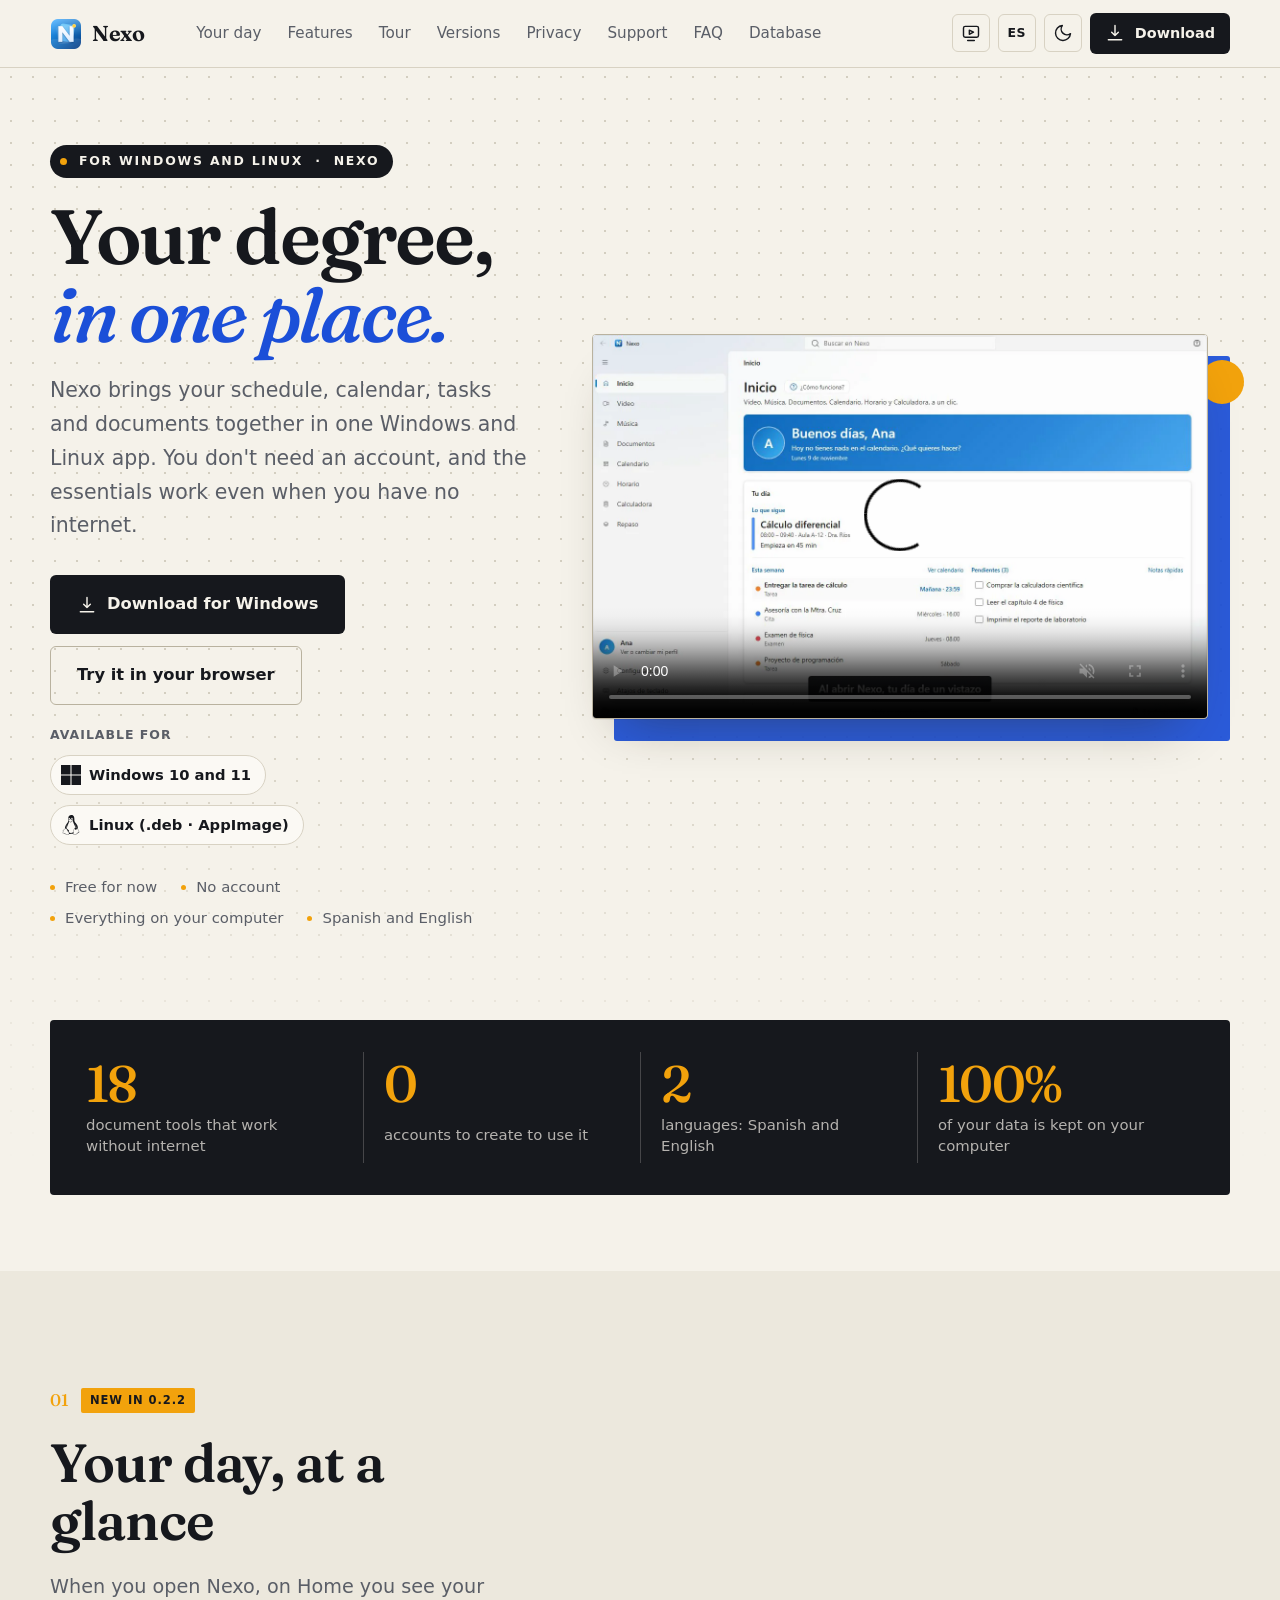
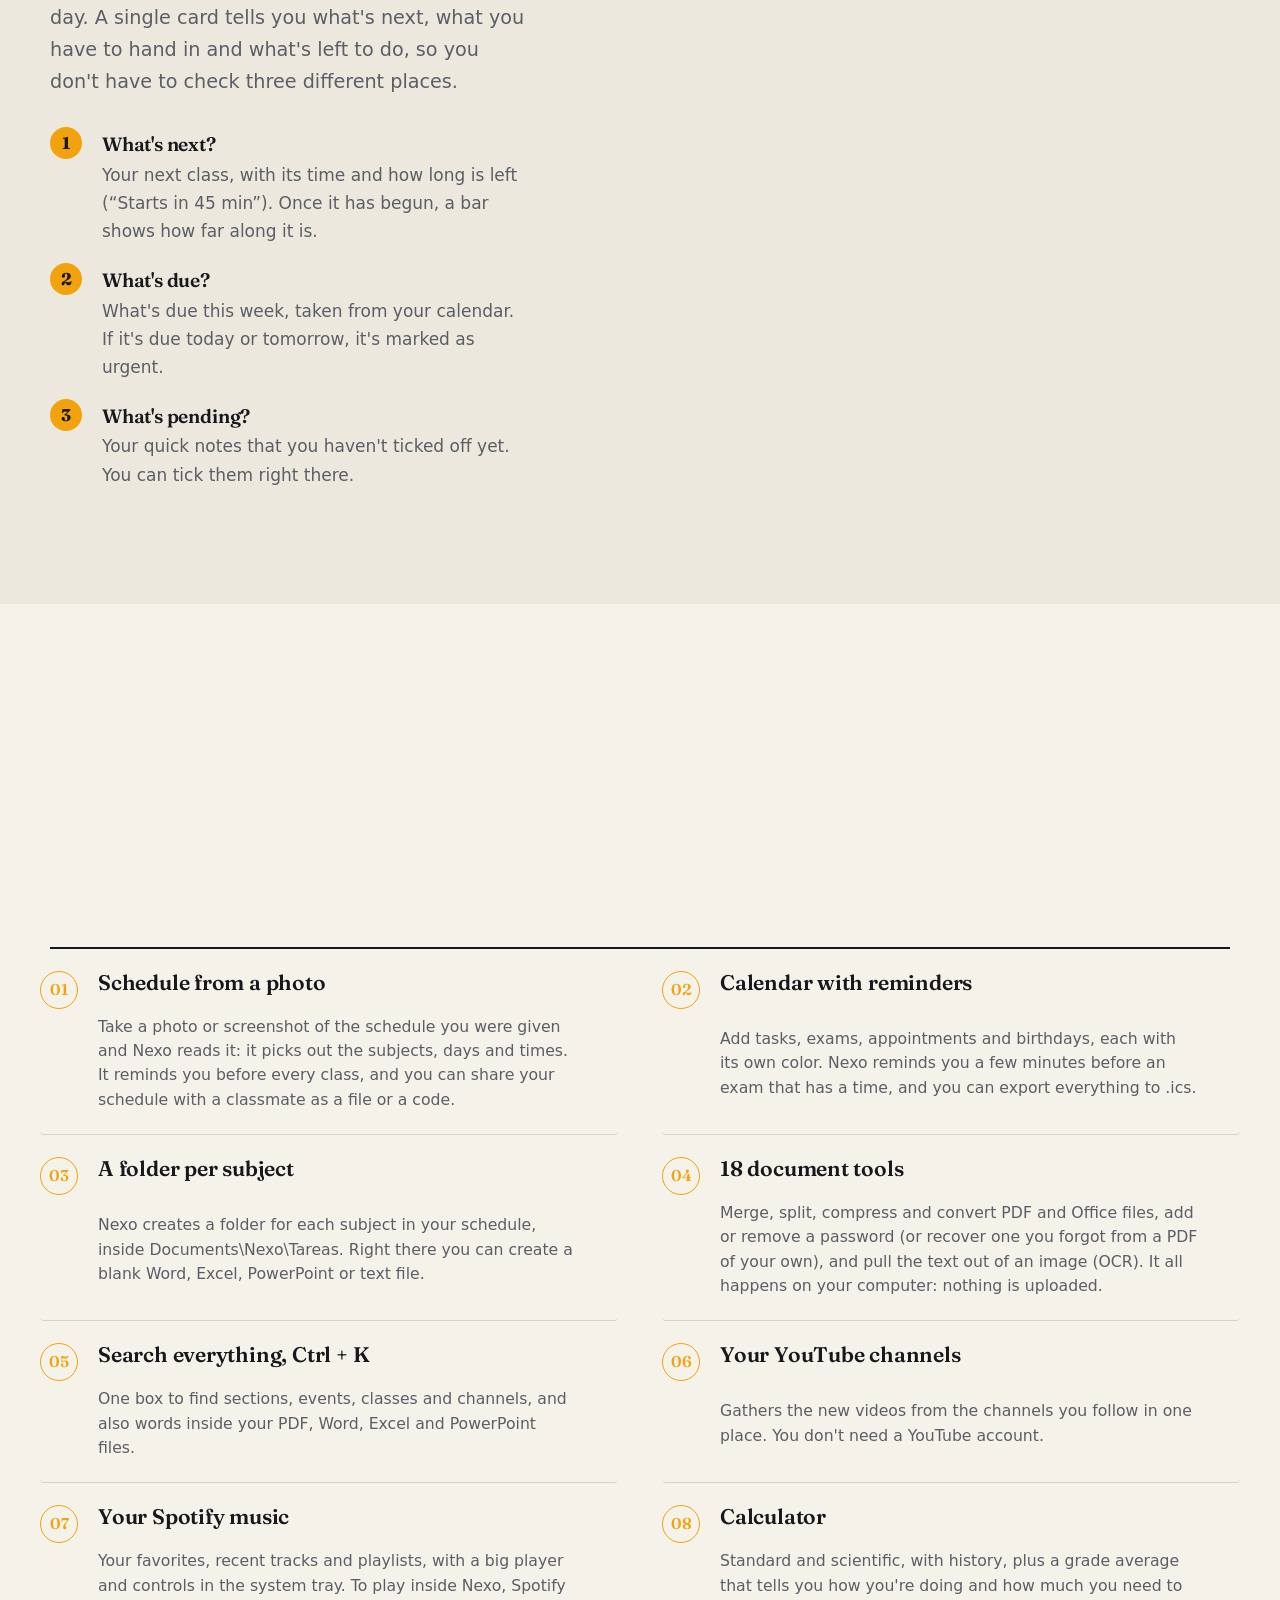
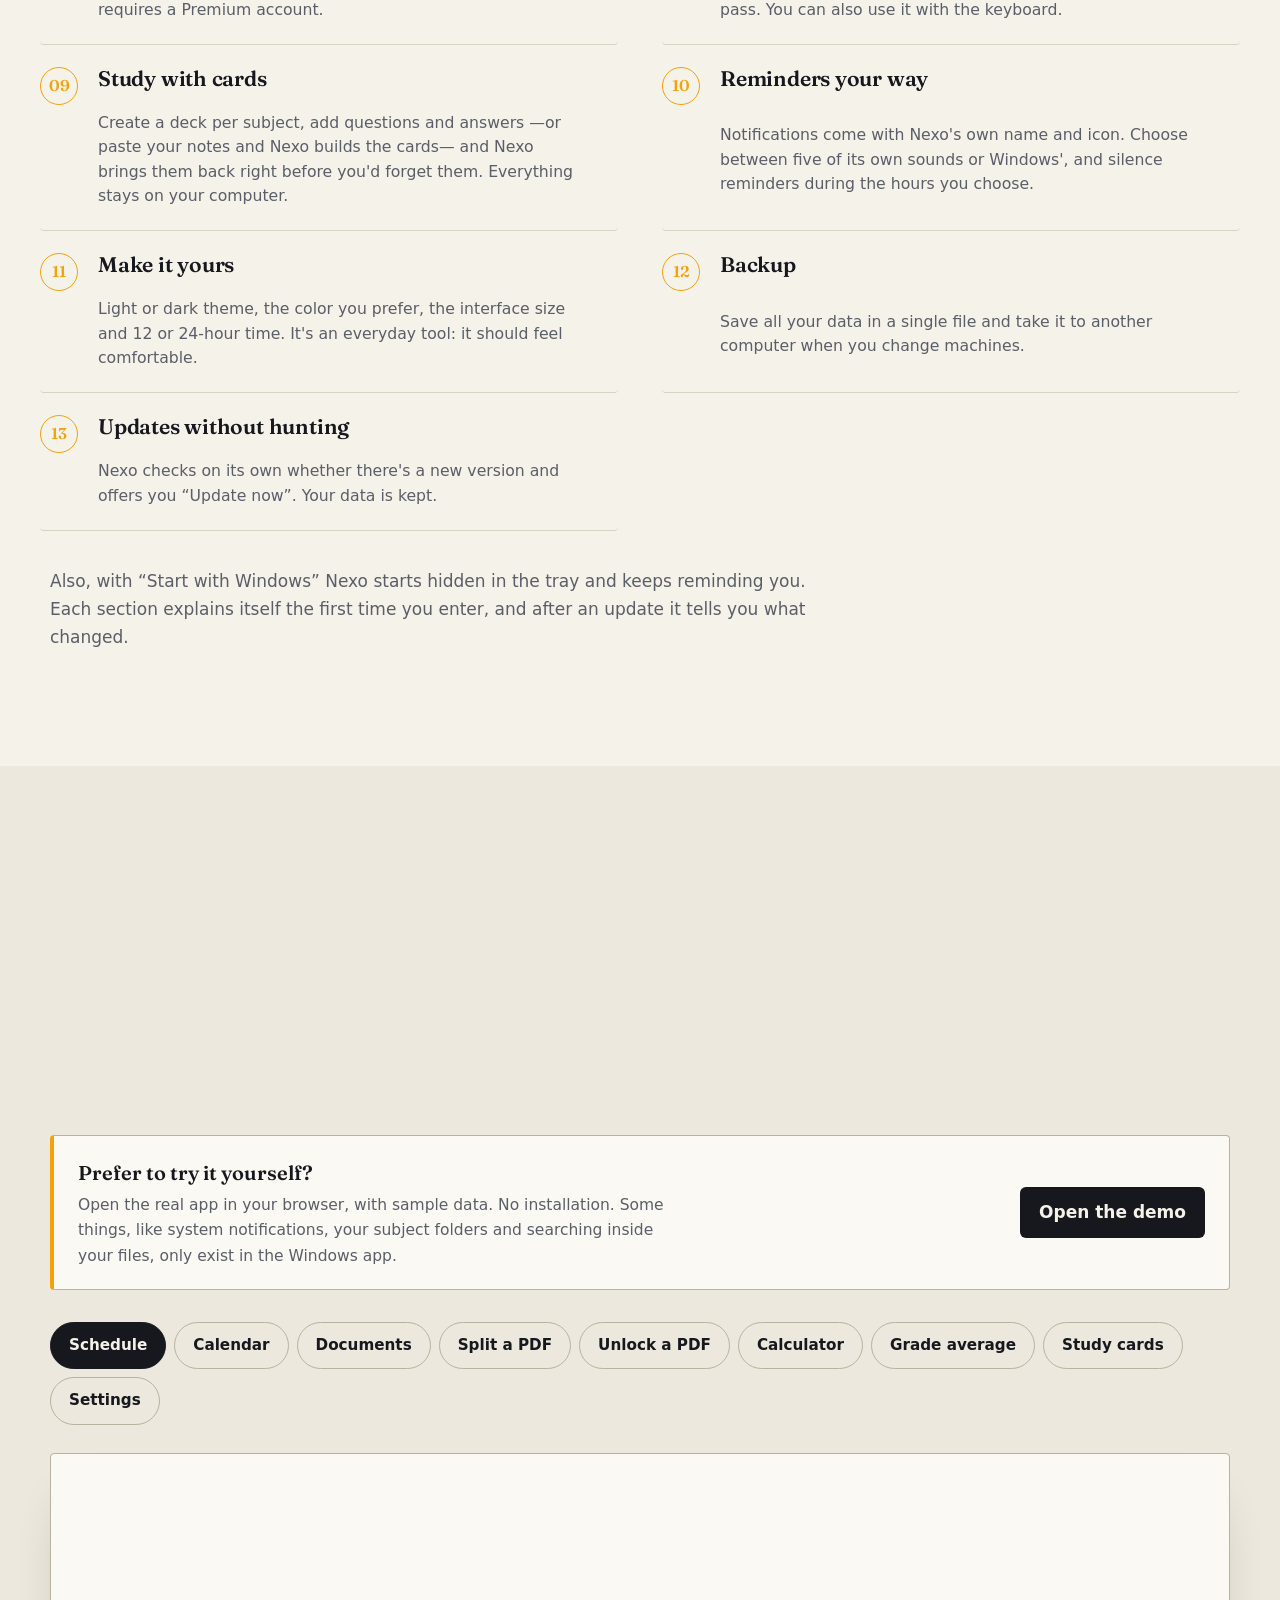
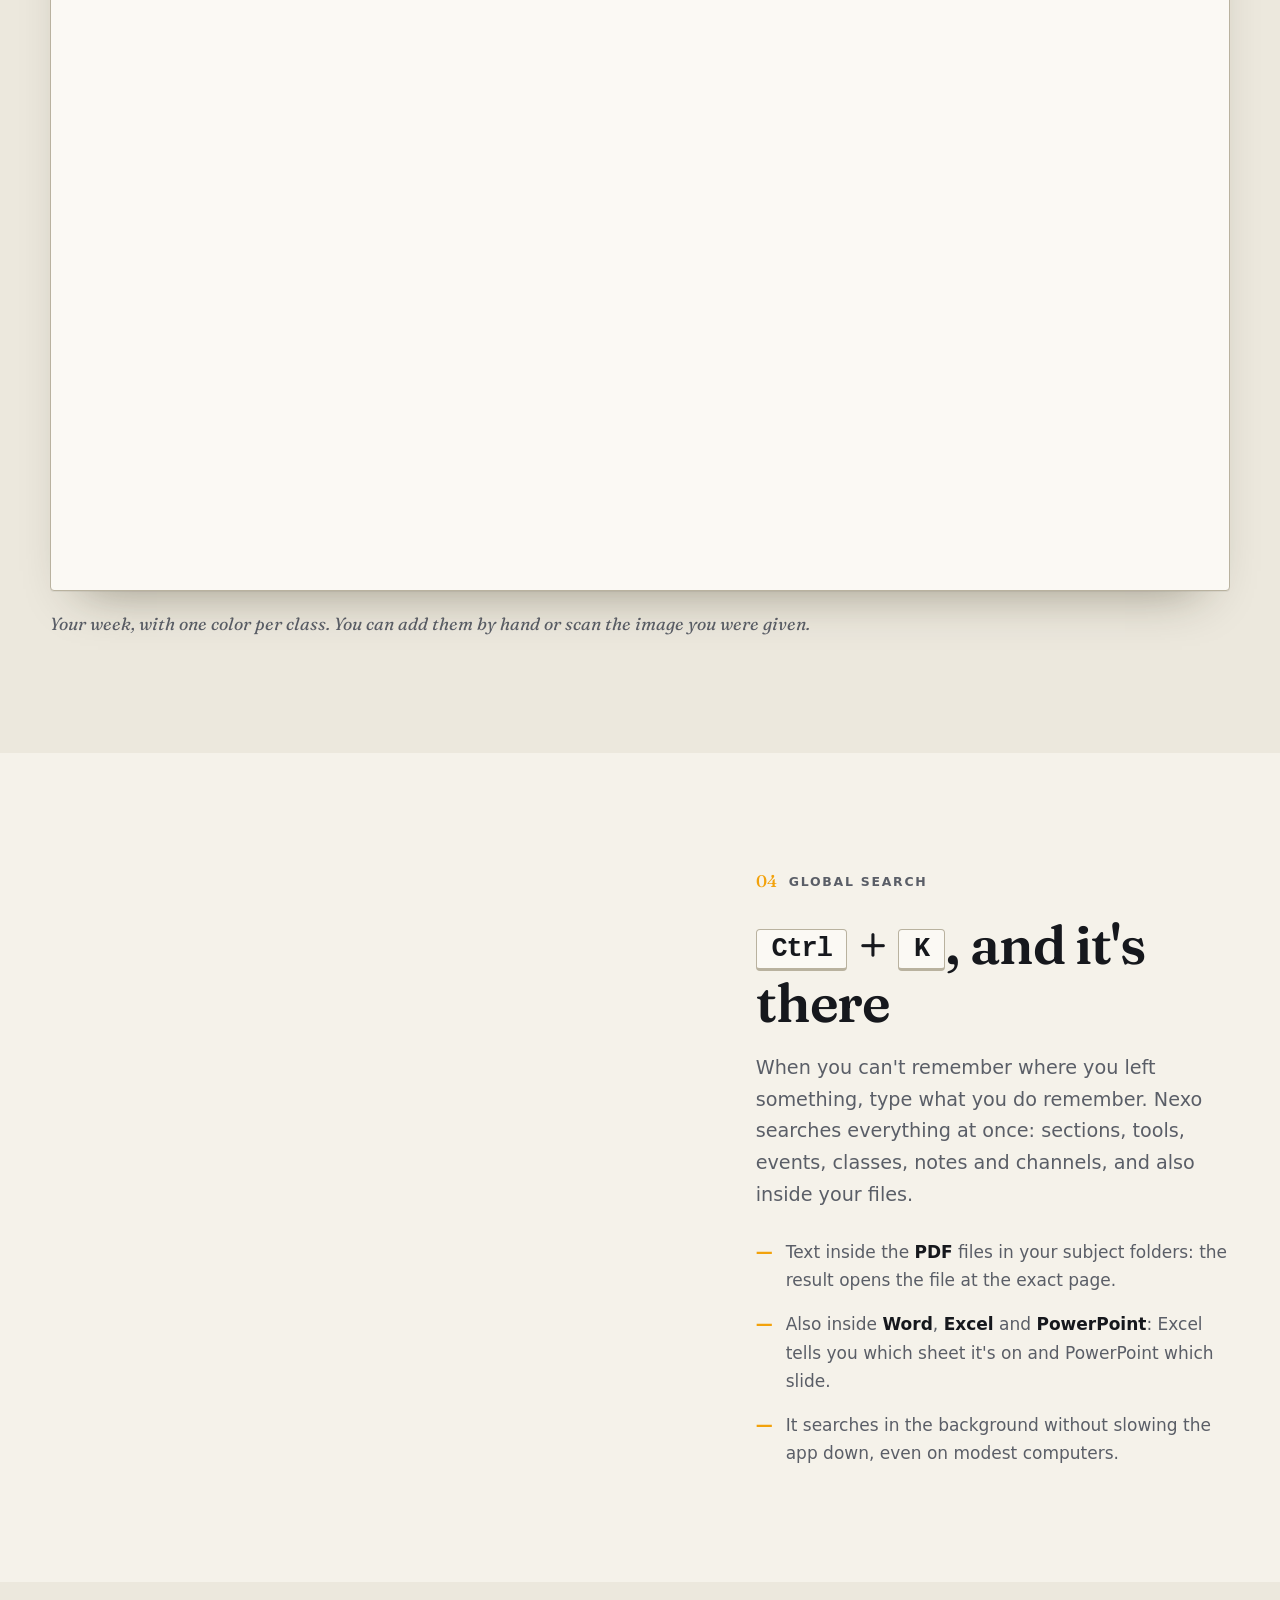
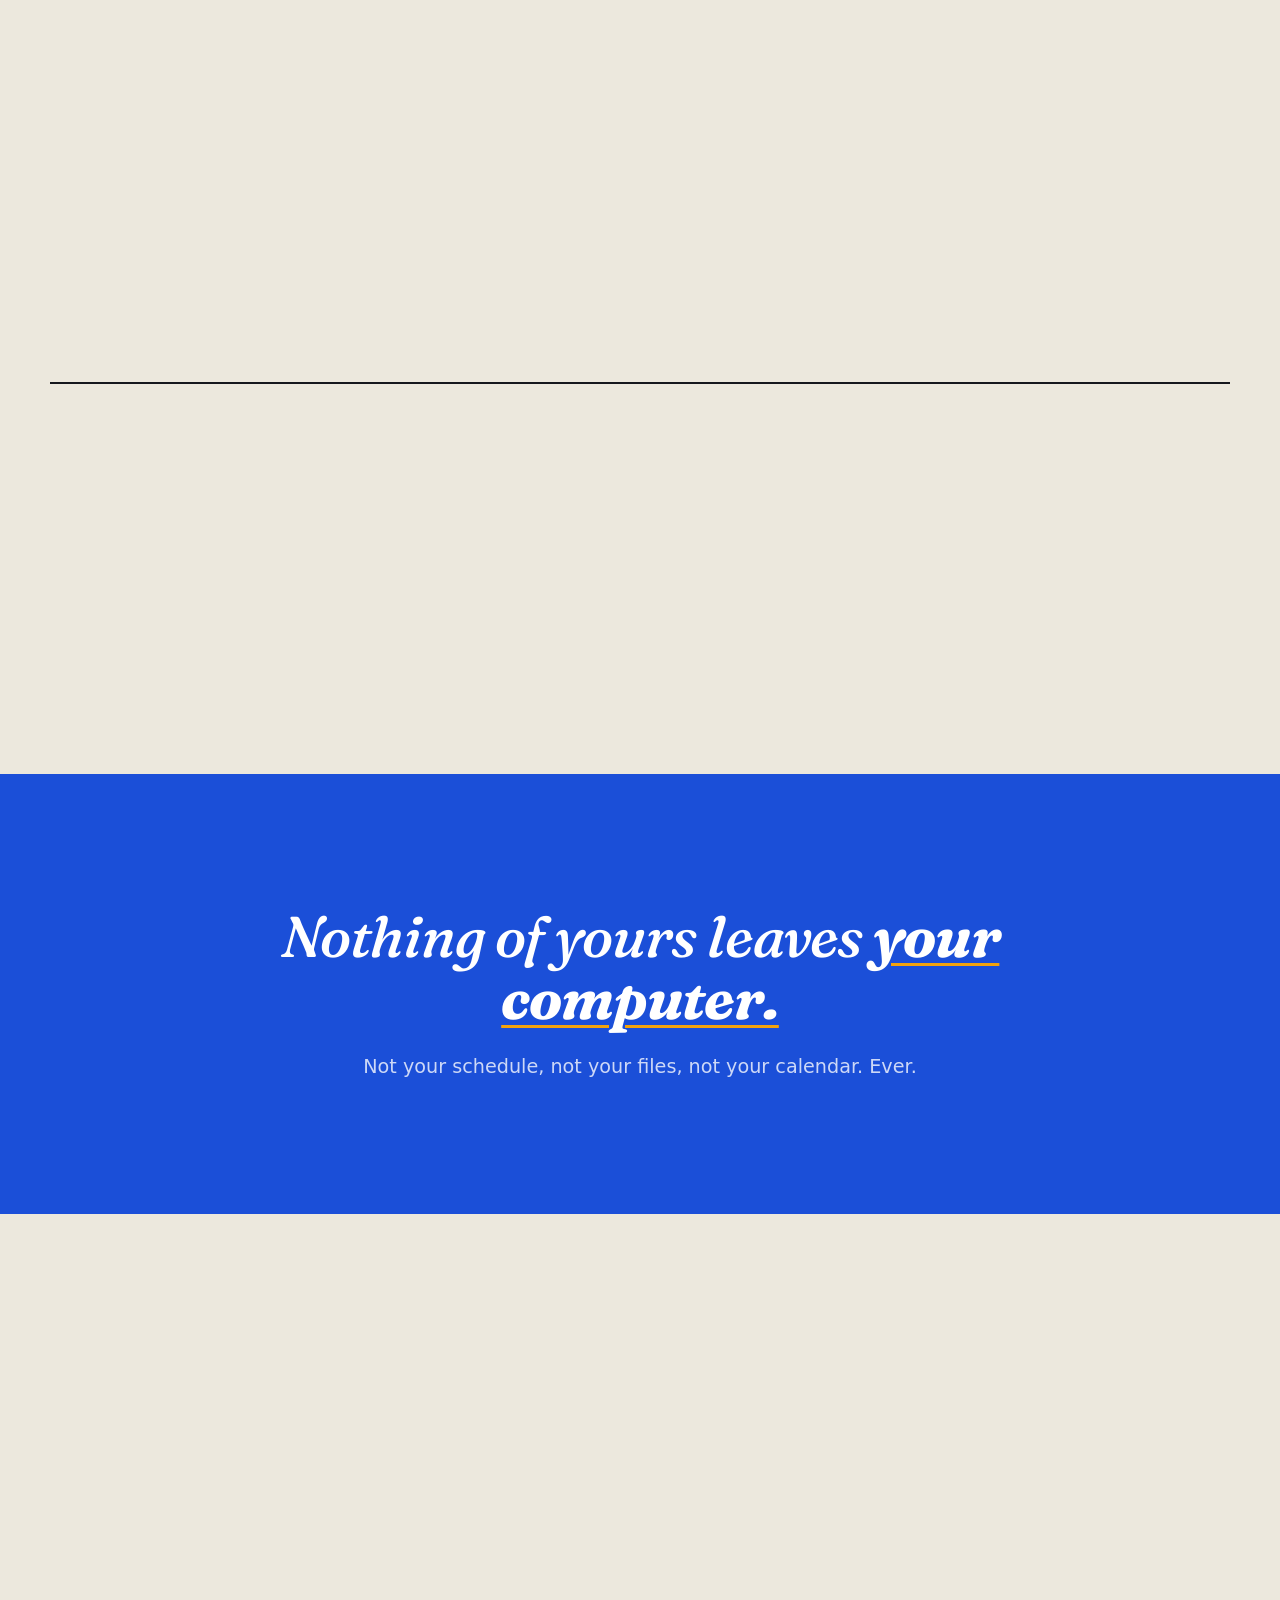
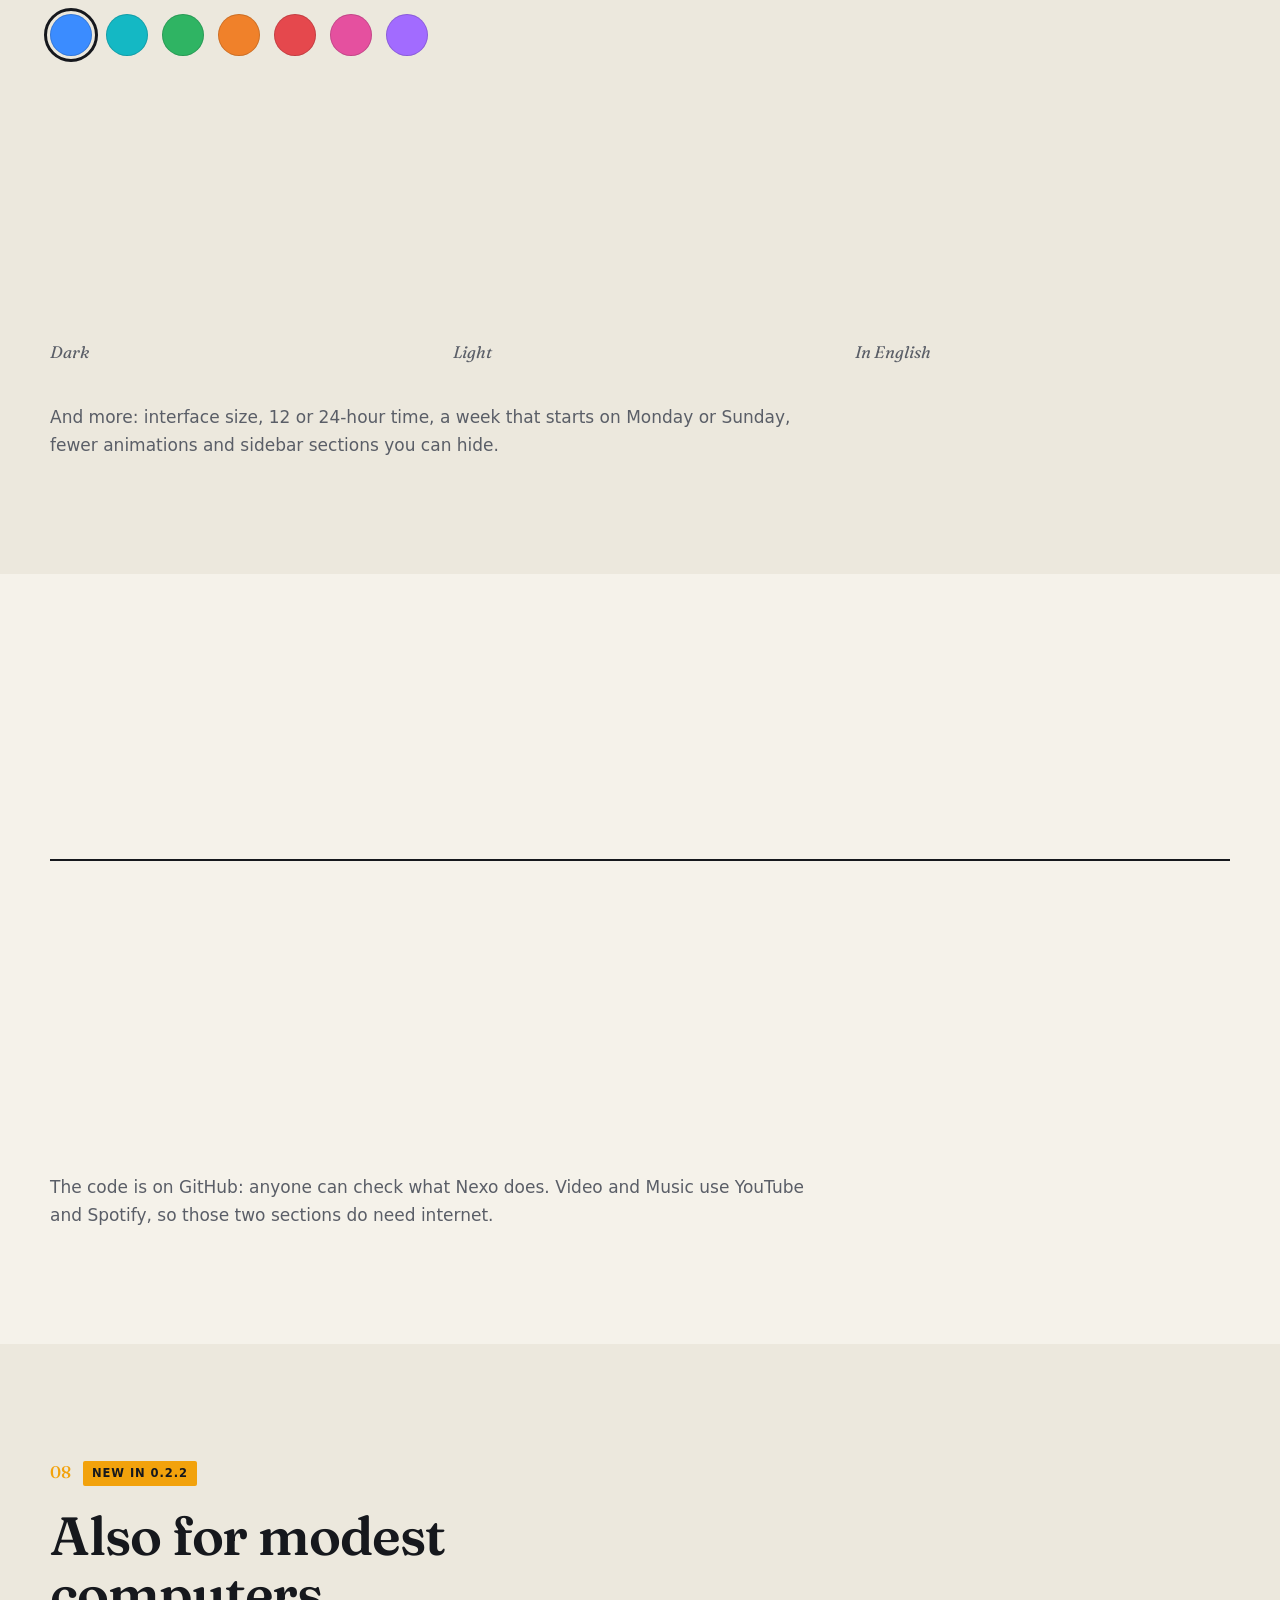
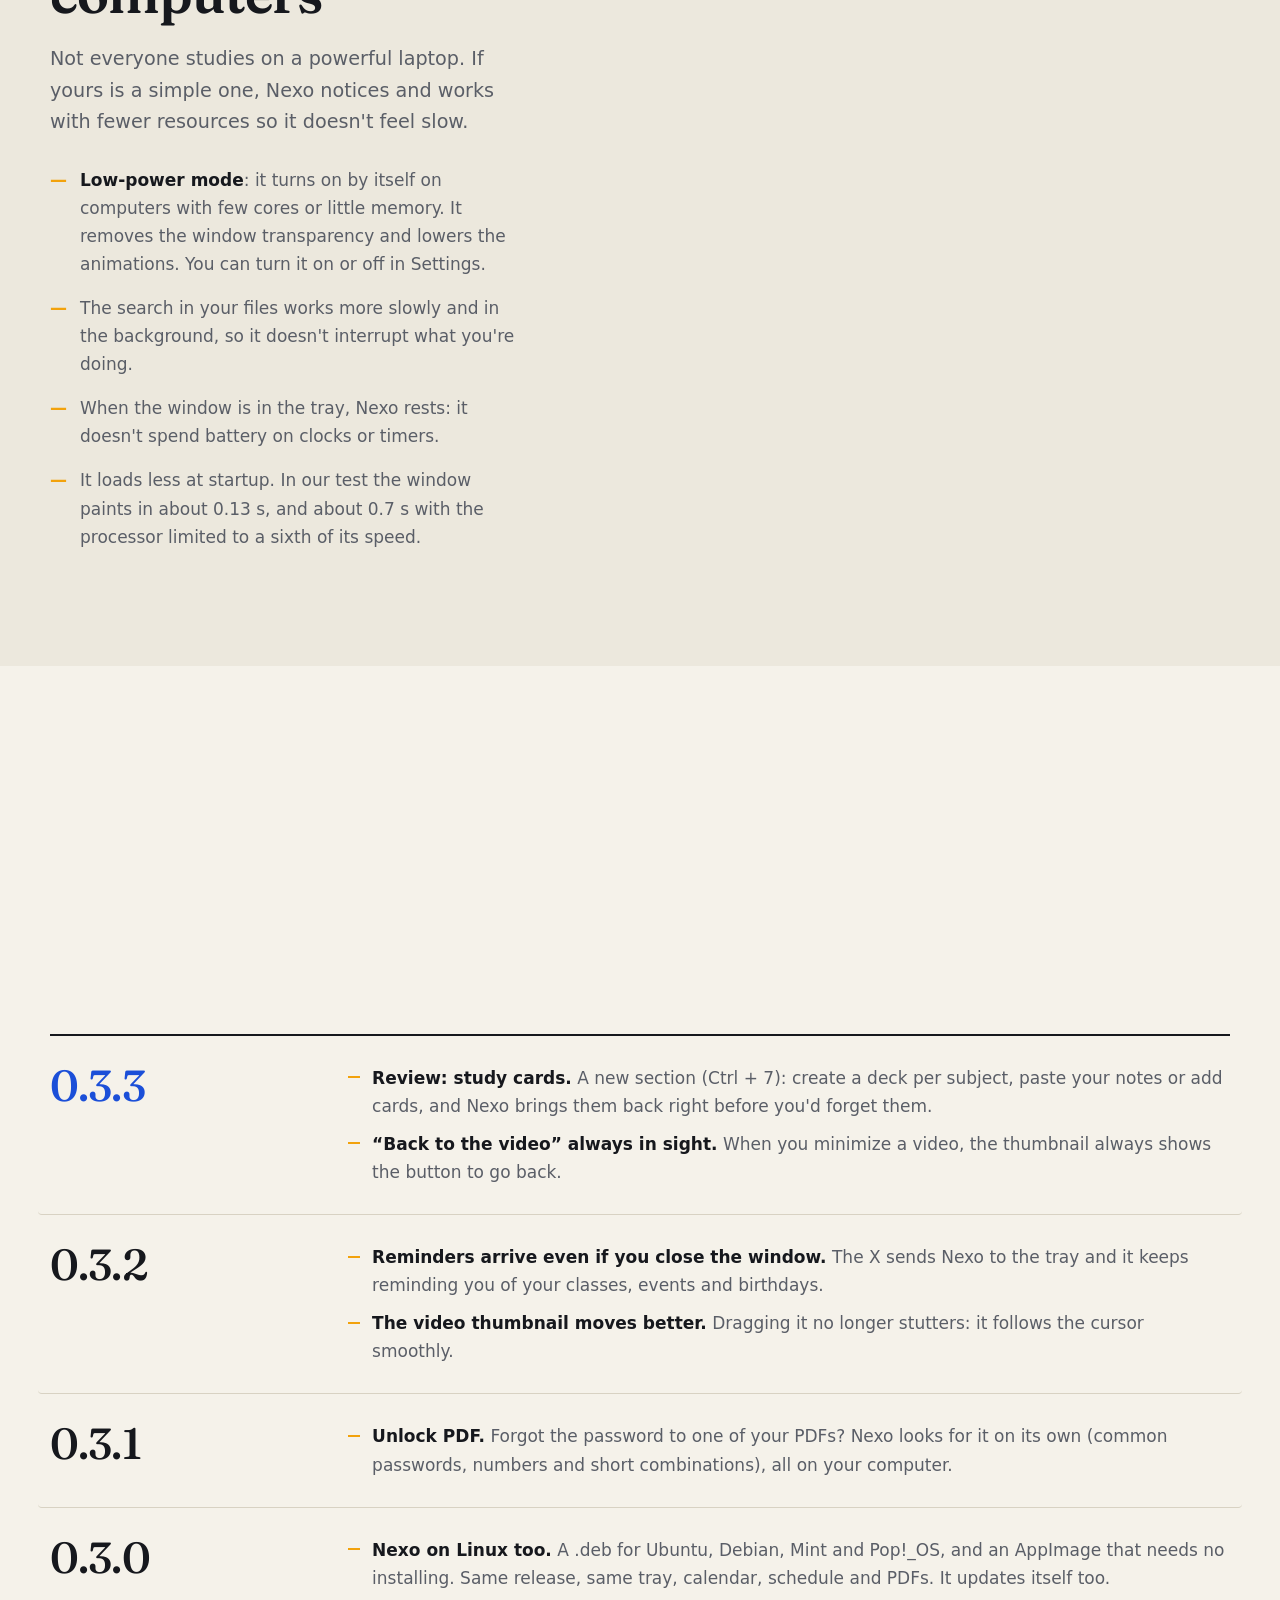
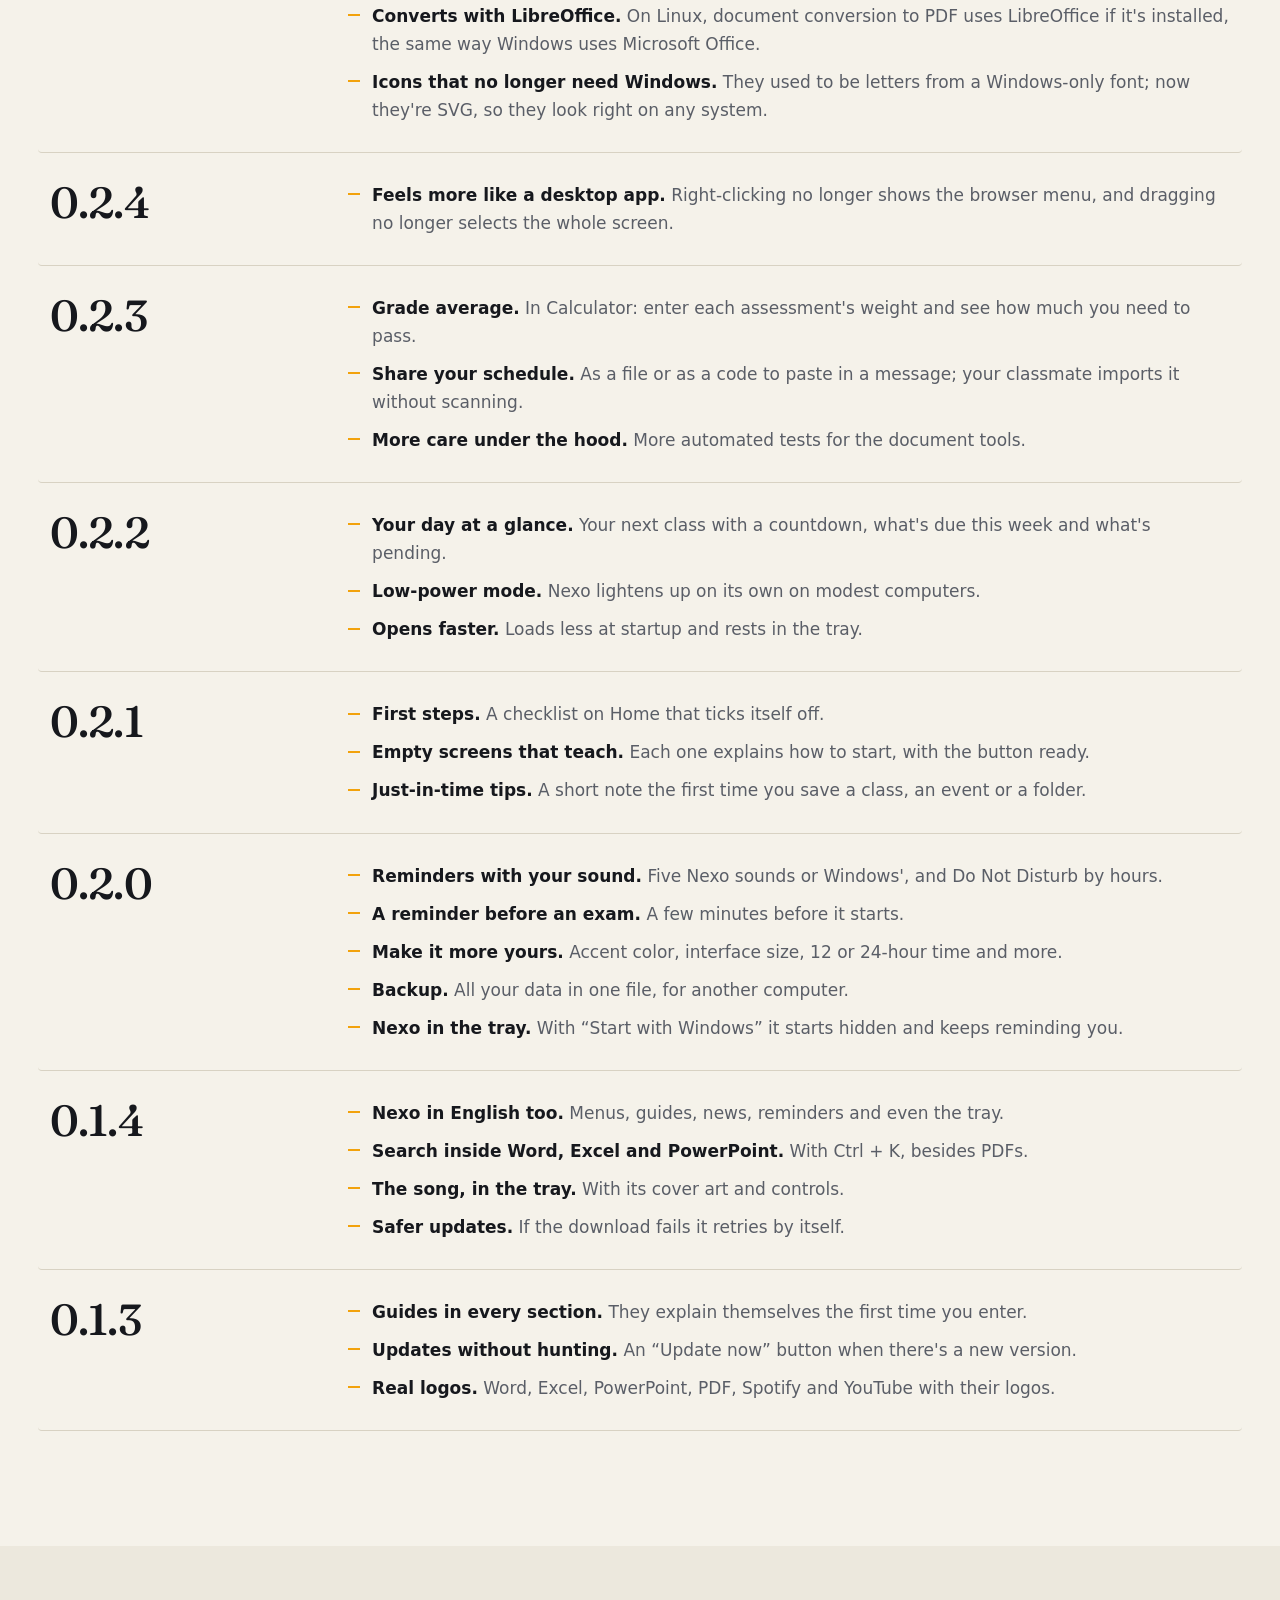
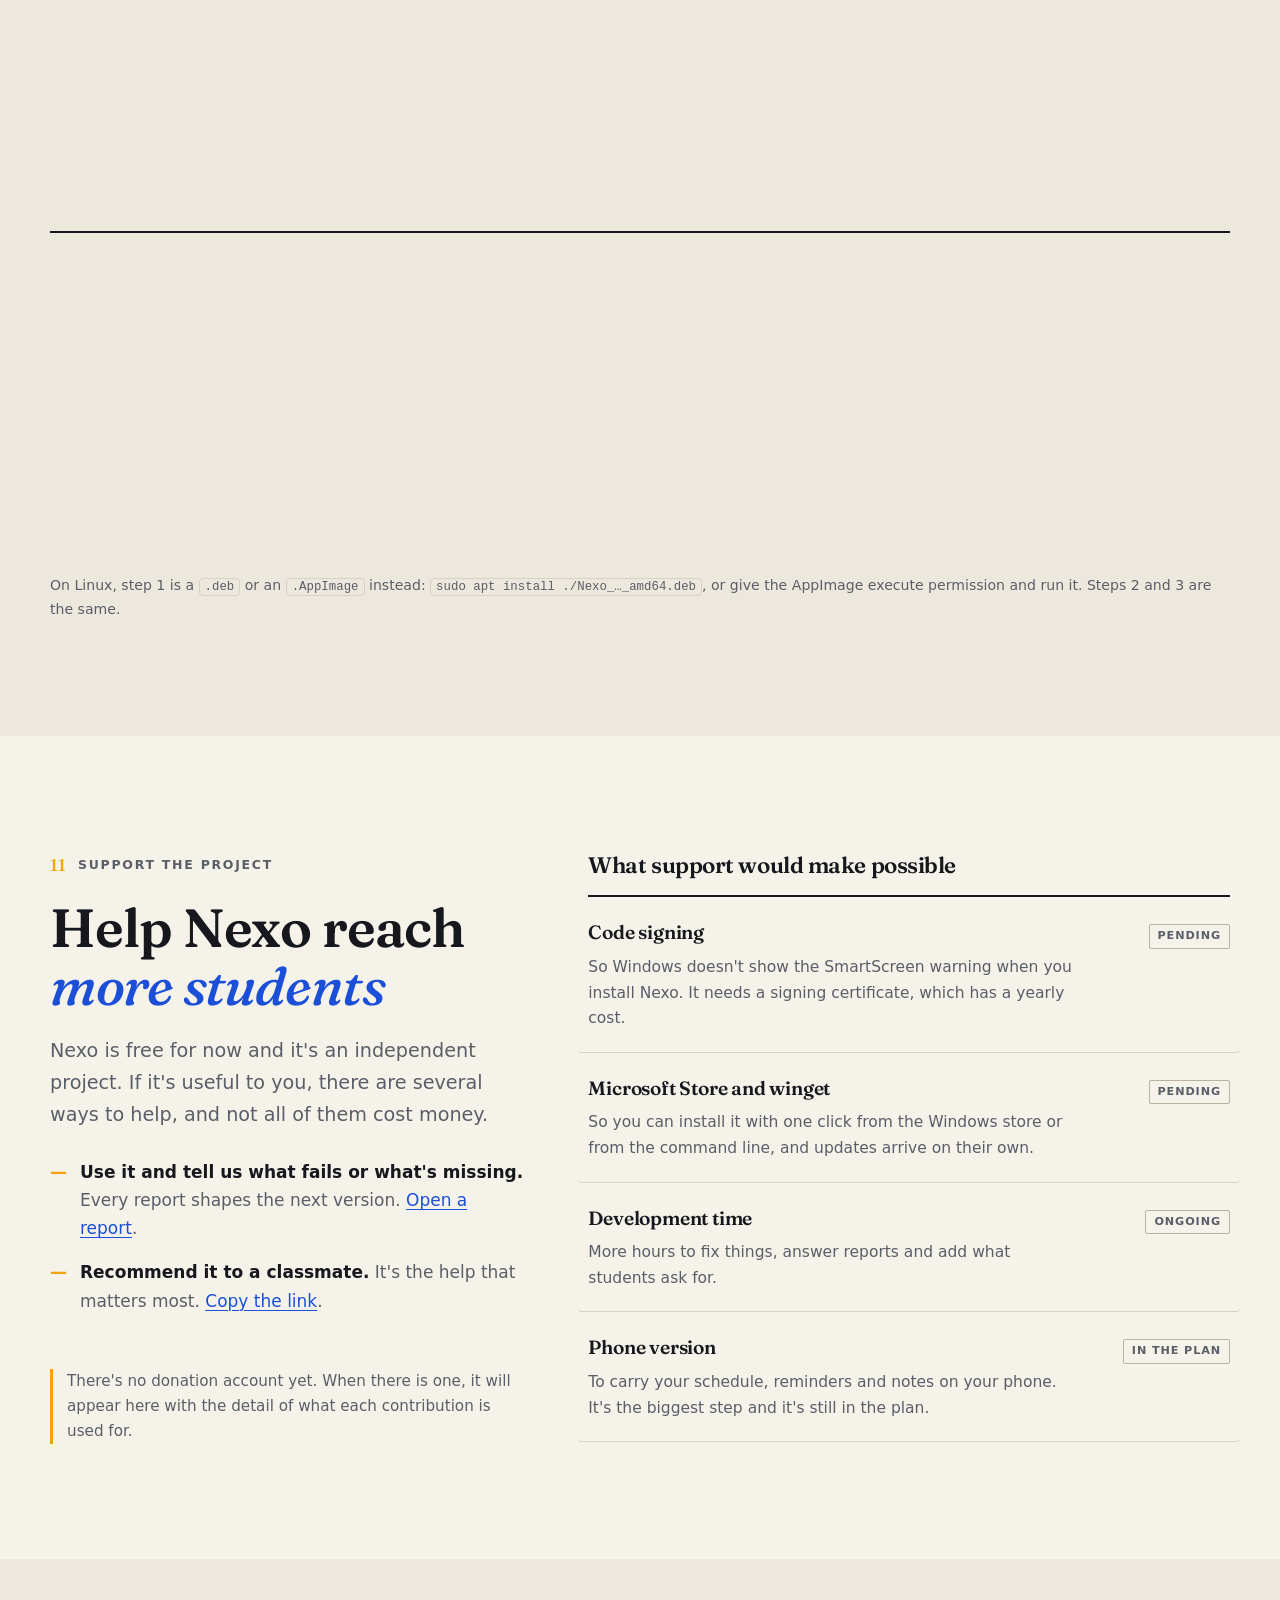
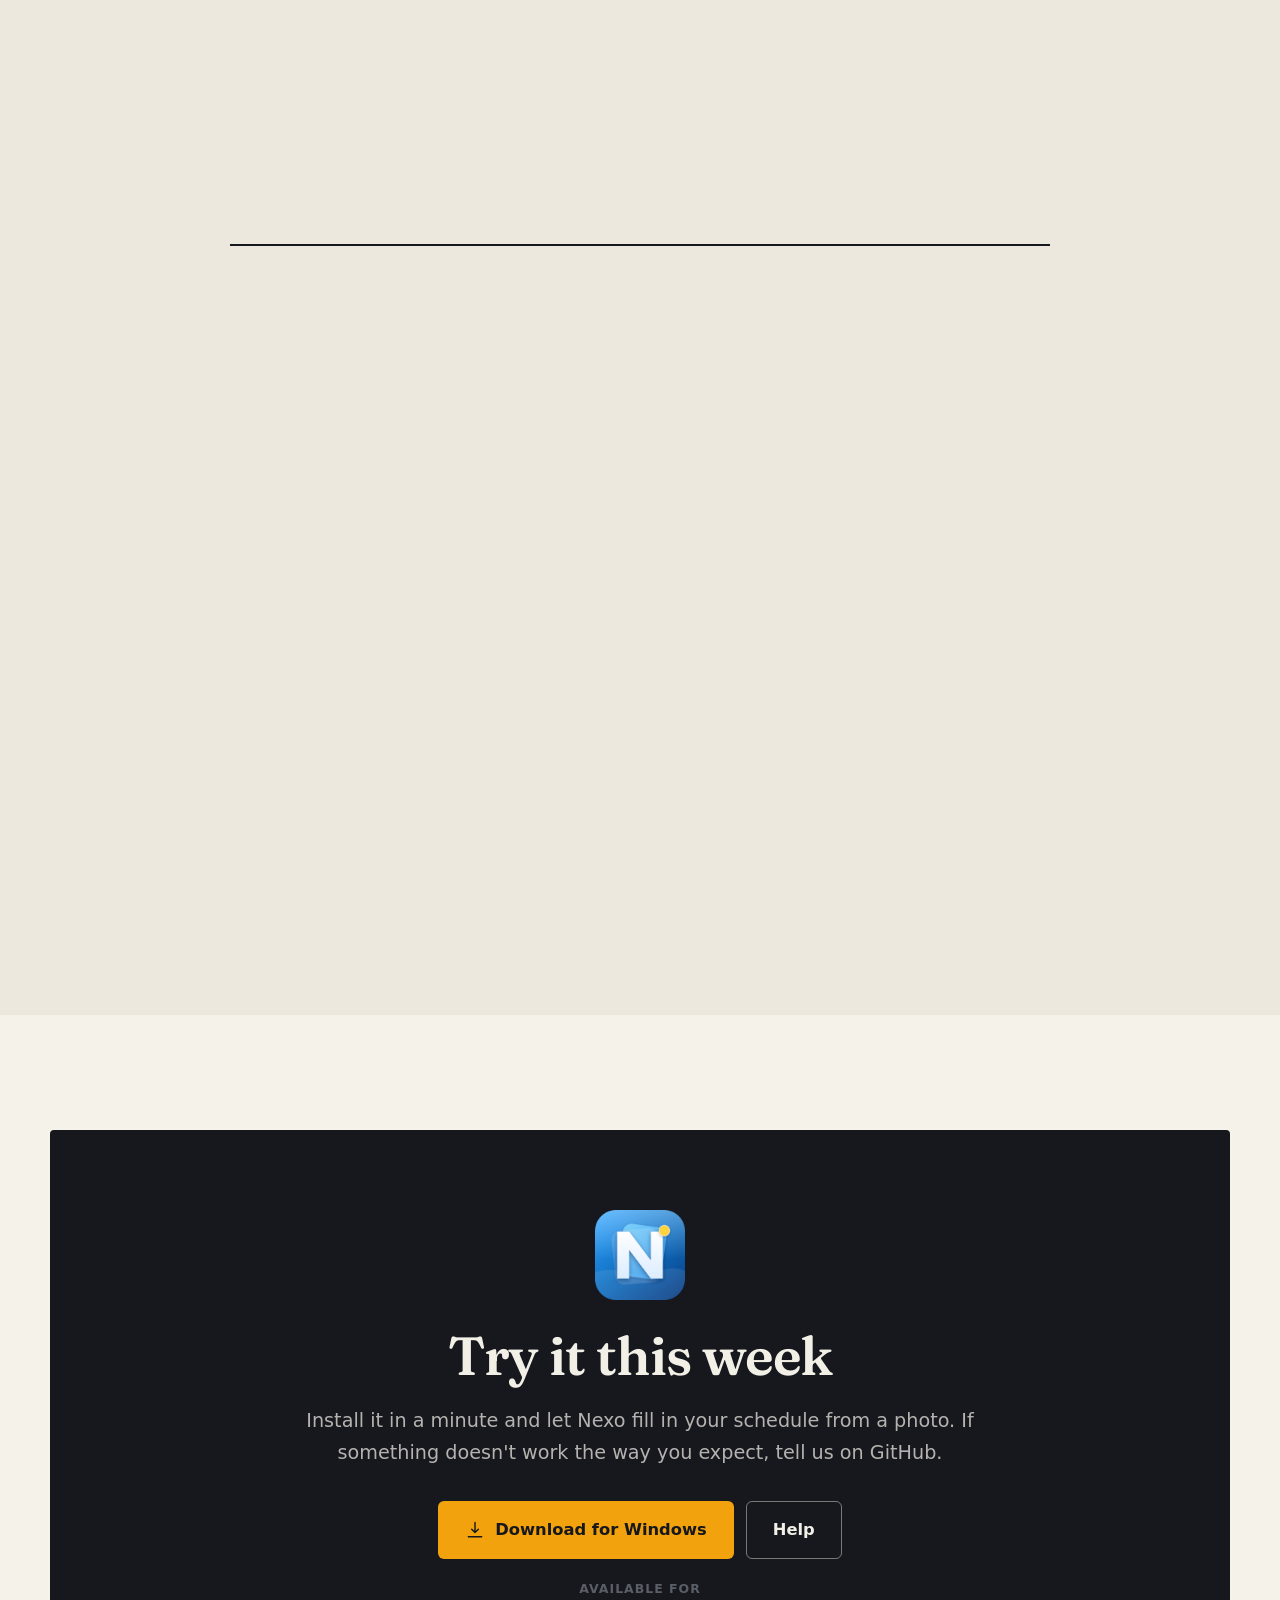
<file: index.html>
<!doctype html>
<html lang="es" data-theme="light">
<head>
<meta charset="utf-8">
<meta name="viewport" content="width=device-width, initial-scale=1">
<!-- Política de seguridad de contenido: nada de fuera del propio sitio, salvo la consulta a la API de GitHub (la versión y
     el enlace de descarga). Sin scripts ni estilos en línea (el único script "en línea" es el de datos JSON-LD, permitido
     por su huella exacta); si algún día un script ajeno se colara en la página, el navegador lo bloquearía. -->
<meta http-equiv="Content-Security-Policy" content="default-src 'self'; script-src 'self' 'sha256-WeGLLVV6Cr+4eD+1eG6dBGCXxJJjaSe2BacR+2TGKBU='; style-src 'self'; img-src 'self'; font-src 'self'; media-src 'self'; connect-src 'self' https://api.github.com; manifest-src 'self'; base-uri 'none'; form-action 'none'; object-src 'none'; frame-src 'none'; upgrade-insecure-requests">
<meta name="referrer" content="strict-origin-when-cross-origin">
<title>Nexo · Tu carrera en un solo lugar</title>
<meta name="description" content="Nexo junta tu horario, tu calendario, tus tareas y tus documentos en una sola aplicación para Windows y Linux. Sin cuenta, y tus datos se quedan en tu computadora. Gratis por ahora." data-en="Nexo brings your schedule, calendar, tasks and documents together in one app for Windows and Linux. No account, and your data stays on your computer. Free for now.">
<meta name="theme-color" content="#f5f2ea">
<meta property="og:type" content="website">
<meta property="og:title" content="Nexo · Tu carrera en un solo lugar">
<meta property="og:description" content="Horario, calendario, tareas, documentos, música y video en una app para Windows y Linux. Sin cuenta, todo en tu equipo.">
<meta property="og:url" content="https://sebastiansks.github.io/nexo-web/">
<meta property="og:image" content="https://sebastiansks.github.io/nexo-web/assets/og.png">
<link rel="canonical" href="https://sebastiansks.github.io/nexo-web/">
<meta name="twitter:card" content="summary_large_image">
<link rel="icon" href="assets/icono/favicon-64.png" type="image/png">
<link rel="apple-touch-icon" href="assets/icono/apple-touch-icon.png">
<link rel="manifest" href="site.webmanifest">
<link rel="preload" as="image" href="assets/video/poster.webp" type="image/webp" fetchpriority="high">
<link rel="stylesheet" href="css/base.css">
<link rel="stylesheet" href="css/barra.css">
<link rel="stylesheet" href="css/portada.css">
<link rel="stylesheet" href="css/secciones.css">
<link rel="stylesheet" href="css/historial.css">
<link rel="stylesheet" href="css/apoya.css">
<link rel="stylesheet" href="css/cierre.css">
<link rel="stylesheet" href="css/presentacion.css">
<script type="application/ld+json">
{
  "@context": "https://schema.org",
  "@type": "SoftwareApplication",
  "name": "Nexo",
  "applicationCategory": "EducationalApplication",
  "operatingSystem": "Windows 10, Windows 11, Linux",
  "description": "Horario, calendario, tareas, documentos, música y video para estudiantes, en una app de Windows y Linux. Sin cuenta y todo en tu equipo.",
  "offers": { "@type": "Offer", "price": "0", "priceCurrency": "USD" },
  "inLanguage": ["es", "en"],
  "downloadUrl": "https://github.com/SebastianSKS/nexushub/releases/latest",
  "url": "https://github.com/SebastianSKS/nexushub",
  "author": { "@type": "Person", "name": "SebastianSKS" }
}
</script>

<script src="tema-antes.js"></script>
</head>
<body>

<!-- Iconos (líneas simples) -->
<svg width="0" height="0" class="sprite-oculto" aria-hidden="true" focusable="false">
  <symbol id="i-sol" viewBox="0 0 24 24"><circle cx="12" cy="12" r="4"/><path d="M12 2v2M12 20v2M4.9 4.9l1.4 1.4M17.7 17.7l1.4 1.4M2 12h2M20 12h2M4.9 19.1l1.4-1.4M17.7 6.3l1.4-1.4"/></symbol>
  <symbol id="i-luna" viewBox="0 0 24 24"><path d="M21 12.8A9 9 0 1 1 11.2 3a7 7 0 0 0 9.8 9.8z"/></symbol>
  <symbol id="i-reloj" viewBox="0 0 24 24"><circle cx="12" cy="12" r="9"/><path d="M12 7v5l3 2"/></symbol>
  <symbol id="i-calendario" viewBox="0 0 24 24"><rect x="3" y="5" width="18" height="16" rx="2"/><path d="M8 3v4M16 3v4M3 10h18"/></symbol>
  <symbol id="i-carpeta" viewBox="0 0 24 24"><path d="M3 7a2 2 0 0 1 2-2h4l2 2h8a2 2 0 0 1 2 2v8a2 2 0 0 1-2 2H5a2 2 0 0 1-2-2z"/></symbol>
  <symbol id="i-documento" viewBox="0 0 24 24"><path d="M14 3H7a2 2 0 0 0-2 2v14a2 2 0 0 0 2 2h10a2 2 0 0 0 2-2V8z"/><path d="M14 3v5h5M9 13h6M9 17h6"/></symbol>
  <symbol id="i-buscar" viewBox="0 0 24 24"><circle cx="11" cy="11" r="7"/><path d="m20 20-3.5-3.5"/></symbol>
  <symbol id="i-video" viewBox="0 0 24 24"><rect x="3" y="6" width="13" height="12" rx="2"/><path d="m16 10 5-3v10l-5-3"/></symbol>
  <symbol id="i-musica" viewBox="0 0 24 24"><path d="M9 18V5l11-2v13"/><circle cx="6" cy="18" r="3"/><circle cx="17" cy="16" r="3"/></symbol>
  <symbol id="i-calculadora" viewBox="0 0 24 24"><rect x="5" y="2" width="14" height="20" rx="2"/><path d="M8 6h8M8 11h.01M12 11h.01M16 11h.01M8 15h.01M12 15h.01M16 15h.01M8 19h.01M12 19h4"/></symbol>
  <symbol id="i-campana" viewBox="0 0 24 24"><path d="M6 8a6 6 0 0 1 12 0c0 7 3 9 3 9H3s3-2 3-9M10.3 21a1.9 1.9 0 0 0 3.4 0"/></symbol>
  <symbol id="i-paleta" viewBox="0 0 24 24"><path d="M12 3a9 9 0 1 0 0 18c1.1 0 1.8-.9 1.5-1.9-.3-1 .4-2.1 1.5-2.1H17a4 4 0 0 0 4-4c0-5-4-10-9-10z"/><circle cx="7.5" cy="11" r="1"/><circle cx="10.5" cy="7" r="1"/><circle cx="15.5" cy="7.5" r="1"/></symbol>
  <symbol id="i-escudo" viewBox="0 0 24 24"><path d="M12 3 4 6v6c0 5 3.5 8 8 9 4.5-1 8-4 8-9V6z"/><path d="m9 12 2 2 4-4"/></symbol>
  <symbol id="i-actualizar" viewBox="0 0 24 24"><path d="M21 12a9 9 0 0 1-15.5 6.2M3 12A9 9 0 0 1 18.5 5.8"/><path d="M18.5 2v4h-4M5.5 22v-4h4"/></symbol>
  <symbol id="i-energia" viewBox="0 0 24 24"><path d="M12 3v9M6.3 6.3a8 8 0 1 0 11.4 0"/></symbol>
  <symbol id="i-mundo" viewBox="0 0 24 24"><circle cx="12" cy="12" r="9"/><path d="M3 12h18M12 3a14 14 0 0 1 0 18M12 3a14 14 0 0 0 0 18"/></symbol>
  <symbol id="i-descargar" viewBox="0 0 24 24"><path d="M12 3v12m0 0-4-4m4 4 4-4M4 20h16"/></symbol>
  <symbol id="i-copia" viewBox="0 0 24 24"><rect x="8" y="8" width="13" height="13" rx="2"/><path d="M16 8V5a2 2 0 0 0-2-2H5a2 2 0 0 0-2 2v9a2 2 0 0 0 2 2h3"/></symbol>
  <symbol id="i-pantalla" viewBox="0 0 24 24"><rect x="3" y="4" width="18" height="12" rx="2"/><path d="M8 20h8M12 16v4"/></symbol>
  <symbol id="i-github" viewBox="0 0 24 24"><path d="M9 19c-4.3 1.4-4.3-2.5-6-3m12 5v-3.5c0-1 .1-1.4-.5-2 2.8-.3 5.5-1.4 5.5-6a4.6 4.6 0 0 0-1.3-3.2 4.2 4.2 0 0 0-.1-3.2s-1.1-.3-3.5 1.3a12 12 0 0 0-6.2 0C6.500 2.800 5.400 3.100 5.400 3.100a4.200 4.200 0 0 0-.1 3.200A4.600 4.600 0 0 0 4 9.500c0 4.600 2.700 5.700 5.500 6-.6.600-.6 1.200-.5 2V21"/></symbol>
  <symbol id="i-etiqueta" viewBox="0 0 24 24"><path d="M20.6 13.4 13.4 20.6a2 2 0 0 1-2.8 0L3 13V3h10l7.6 7.6a2 2 0 0 1 0 2.8z"/><circle cx="7.500" cy="7.500" r="1"/></symbol>
  <symbol id="i-play" viewBox="0 0 24 24"><rect x="3" y="4" width="18" height="13" rx="2"/><path d="m10 8.500 5 2.500-5 2.500zM8 21h8"/></symbol>
  <!-- Logos oficiales (Simple Icons, CC0): a diferencia de los íconos de arriba, llevan relleno, no trazo. -->
  <symbol id="logo-windows" viewBox="0 0 24 24"><path d="M0,0H11.377V11.372H0ZM12.623,0H24V11.372H12.623ZM0,12.623H11.377V24H0Zm12.623,0H24V24H12.623"/></symbol>
  <symbol id="logo-linux" viewBox="0 0 24 24"><path d="M12.504 0c-.155 0-.315.008-.48.021-4.226.333-3.105 4.807-3.17 6.298-.076 1.092-.3 1.953-1.05 3.02-.885 1.051-2.127 2.75-2.716 4.521-.278.832-.41 1.684-.287 2.489a.424.424 0 00-.11.135c-.26.268-.45.6-.663.839-.199.199-.485.267-.797.4-.313.136-.658.269-.864.68-.09.189-.136.394-.132.602 0 .199.027.4.055.536.058.399.116.728.04.97-.249.68-.28 1.145-.106 1.484.174.334.535.47.94.601.81.2 1.91.135 2.774.6.926.466 1.866.67 2.616.47.526-.116.97-.464 1.208-.946.587-.003 1.23-.269 2.26-.334.699-.058 1.574.267 2.577.2.025.134.063.198.114.333l.003.003c.391.778 1.113 1.132 1.884 1.071.771-.06 1.592-.536 2.257-1.306.631-.765 1.683-1.084 2.378-1.503.348-.199.629-.469.649-.853.023-.4-.2-.811-.714-1.376v-.097l-.003-.003c-.17-.2-.25-.535-.338-.926-.085-.401-.182-.786-.492-1.046h-.003c-.059-.054-.123-.067-.188-.135a.357.357 0 00-.19-.064c.431-1.278.264-2.55-.173-3.694-.533-1.41-1.465-2.638-2.175-3.483-.796-1.005-1.576-1.957-1.56-3.368.026-2.152.236-6.133-3.544-6.139zm.529 3.405h.013c.213 0 .396.062.584.198.19.135.33.332.438.533.105.259.158.459.166.724 0-.02.006-.04.006-.06v.105a.086.086 0 01-.004-.021l-.004-.024a1.807 1.807 0 01-.15.706.953.953 0 01-.213.335.71.71 0 00-.088-.042c-.104-.045-.198-.064-.284-.133a1.312 1.312 0 00-.22-.066c.05-.06.146-.133.183-.198.053-.128.082-.264.088-.402v-.02a1.21 1.21 0 00-.061-.4c-.045-.134-.101-.2-.183-.333-.084-.066-.167-.132-.267-.132h-.016c-.093 0-.176.03-.262.132a.8.8 0 00-.205.334 1.18 1.18 0 00-.09.4v.019c.002.089.008.179.02.267-.193-.067-.438-.135-.607-.202a1.635 1.635 0 01-.018-.2v-.02a1.772 1.772 0 01.15-.768c.082-.22.232-.406.43-.533a.985.985 0 01.594-.2zm-2.962.059h.036c.142 0 .27.048.399.135.146.129.264.288.344.465.09.199.14.4.153.667v.004c.007.134.006.2-.002.266v.08c-.03.007-.056.018-.083.024-.152.055-.274.135-.393.2.012-.09.013-.18.003-.267v-.015c-.012-.133-.04-.2-.082-.333a.613.613 0 00-.166-.267.248.248 0 00-.183-.064h-.021c-.071.006-.13.04-.186.132a.552.552 0 00-.12.27.944.944 0 00-.023.33v.015c.012.135.037.2.08.334.046.134.098.2.166.268.01.009.02.018.034.024-.07.057-.117.07-.176.136a.304.304 0 01-.131.068 2.62 2.62 0 01-.275-.402 1.772 1.772 0 01-.155-.667 1.759 1.759 0 01.08-.668 1.43 1.43 0 01.283-.535c.128-.133.26-.2.418-.2zm1.37 1.706c.332 0 .733.065 1.216.399.293.2.523.269 1.052.468h.003c.255.136.405.266.478.399v-.131a.571.571 0 01.016.47c-.123.31-.516.643-1.063.842v.002c-.268.135-.501.333-.775.465-.276.135-.588.292-1.012.267a1.139 1.139 0 01-.448-.067 3.566 3.566 0 01-.322-.198c-.195-.135-.363-.332-.612-.465v-.005h-.005c-.4-.246-.616-.512-.686-.71-.07-.268-.005-.47.193-.6.224-.135.38-.271.483-.336.104-.074.143-.102.176-.131h.002v-.003c.169-.202.436-.47.839-.601.139-.036.294-.065.466-.065zm2.8 2.142c.358 1.417 1.196 3.475 1.735 4.473.286.534.855 1.659 1.102 3.024.156-.005.33.018.513.064.646-1.671-.546-3.467-1.089-3.966-.22-.2-.232-.335-.123-.335.59.534 1.365 1.572 1.646 2.757.13.535.16 1.104.021 1.67.067.028.135.06.205.067 1.032.534 1.413.938 1.23 1.537v-.043c-.06-.003-.12 0-.18 0h-.016c.151-.467-.182-.825-1.065-1.224-.915-.4-1.646-.336-1.77.465-.008.043-.013.066-.018.135-.068.023-.139.053-.209.064-.43.268-.662.669-.793 1.187-.13.533-.17 1.156-.205 1.869v.003c-.02.334-.17.838-.319 1.35-1.5 1.072-3.58 1.538-5.348.334a2.645 2.645 0 00-.402-.533 1.45 1.45 0 00-.275-.333c.182 0 .338-.03.465-.067a.615.615 0 00.314-.334c.108-.267 0-.697-.345-1.163-.345-.467-.931-.995-1.788-1.521-.63-.4-.986-.87-1.15-1.396-.165-.534-.143-1.085-.015-1.645.245-1.07.873-2.11 1.274-2.763.107-.065.037.135-.408.974-.396.751-1.14 2.497-.122 3.854a8.123 8.123 0 01.647-2.876c.564-1.278 1.743-3.504 1.836-5.268.048.036.217.135.289.202.218.133.38.333.59.465.21.201.477.335.876.335.039.003.075.006.11.006.412 0 .73-.134.997-.268.29-.134.52-.334.74-.4h.005c.467-.135.835-.402 1.044-.7zm2.185 8.958c.037.6.343 1.245.882 1.377.588.134 1.434-.333 1.791-.765l.211-.01c.315-.007.577.01.847.268l.003.003c.208.199.305.53.391.876.085.4.154.78.409 1.066.486.527.645.906.636 1.14l.003-.007v.018l-.003-.012c-.015.262-.185.396-.498.595-.63.401-1.746.712-2.457 1.57-.618.737-1.37 1.14-2.036 1.191-.664.053-1.237-.2-1.574-.898l-.005-.003c-.21-.4-.12-1.025.056-1.69.176-.668.428-1.344.463-1.897.037-.714.076-1.335.195-1.814.12-.465.308-.797.641-.984l.045-.022zm-10.814.049h.01c.053 0 .105.005.157.014.376.055.706.333 1.023.752l.91 1.664.003.003c.243.533.754 1.064 1.189 1.637.434.598.77 1.131.729 1.57v.006c-.057.744-.48 1.148-1.125 1.294-.645.135-1.52.002-2.395-.464-.968-.536-2.118-.469-2.857-.602-.369-.066-.61-.2-.723-.4-.11-.2-.113-.602.123-1.23v-.004l.002-.003c.117-.334.03-.752-.027-1.118-.055-.401-.083-.71.043-.94.16-.334.396-.4.69-.533.294-.135.64-.202.915-.47h.002v-.002c.256-.268.445-.601.668-.838.19-.201.38-.336.663-.336zm7.159-9.074c-.435.201-.945.535-1.488.535-.542 0-.97-.267-1.28-.466-.154-.134-.28-.268-.373-.335-.164-.134-.144-.333-.074-.333.109.016.129.134.199.2.096.066.215.2.36.333.292.2.68.467 1.167.467.485 0 1.053-.267 1.398-.466.195-.135.445-.334.648-.467.156-.136.149-.267.279-.267.128.016.034.134-.147.332a8.097 8.097 0 01-.69.468zm-1.082-1.583V5.64c-.006-.02.013-.042.029-.05.074-.043.18-.027.26.004.063 0 .16.067.15.135-.006.049-.085.066-.135.066-.055 0-.092-.043-.141-.068-.052-.018-.146-.008-.163-.065zm-.551 0c-.02.058-.113.049-.166.066-.047.025-.086.068-.14.068-.05 0-.13-.02-.136-.068-.01-.066.088-.133.15-.133.08-.031.184-.047.259-.005.019.009.036.03.03.05v.02h.003z"/></symbol>
</svg>

<a class="saltar" href="#contenido" data-en="Skip to content">Saltar al contenido</a>

<header class="barra" id="barra">
  <div class="contenedor barra-in">
    <a class="marca" href="#inicio" aria-label="Nexo">
      <img src="assets/icono/nexo-256.png" alt="" width="32" height="32">
      <span>Nexo</span>
    </a>
    <nav class="enlaces" aria-label="Principal" data-en-aria-label="Main">
      <a href="#tu-dia" data-en="Your day">Tu día</a>
      <a href="#funciones" data-en="Features">Funciones</a>
      <a href="#recorrido" data-en="Tour">Recorrido</a>
      <a href="#versiones" data-en="Versions">Versiones</a>
      <a href="#privacidad" data-en="Privacy">Privacidad</a>
      <a href="#apoya" data-en="Support">Apoya</a>
      <a href="#preguntas" data-en="FAQ">Preguntas</a>
      <a href="base-de-datos.html" data-en="Database">Base de datos</a>
    </nav>
    <div class="acciones">
      <button class="icono-btn" id="btn-presentar" type="button" title="Modo presentación (P)" data-en-title="Presentation mode (P)" aria-label="Modo presentación" data-en-aria-label="Presentation mode">
        <svg class="ic"><use href="#i-play"/></svg>
      </button>
      <button class="icono-btn" id="btn-idioma" type="button" title="Cambiar idioma" data-en-title="Change language" aria-label="Cambiar idioma" data-en-aria-label="Change language"><span class="txt-idioma">EN</span></button>
      <button class="icono-btn" id="btn-tema" type="button" title="Cambiar tema" data-en-title="Change theme" aria-label="Cambiar tema" data-en-aria-label="Change theme">
        <svg class="ic ic-luna"><use href="#i-luna"/></svg><svg class="ic ic-sol"><use href="#i-sol"/></svg>
      </button>
      <a class="boton primario chico enlace-descarga" href="https://github.com/SebastianSKS/nexushub/releases/latest"><svg class="ic"><use href="#i-descargar"/></svg><span data-en="Download">Descargar</span></a>
    </div>
  </div>
</header>

<main id="contenido">

<!-- 1. Portada -->
<section class="slide hero" id="inicio" data-notas="Nexo es una app para Windows y Linux hecha para estudiantes. La idea: en vez de diez pestañas y apps sueltas, un solo lugar. No pide cuenta, todo se queda en la computadora y por el momento es gratis." data-notas-en="Nexo is a Windows and Linux app made for students. The idea: instead of ten tabs and loose apps, one place. It asks for no account, everything stays on the computer and, for now, it's free.">
  <div class="contenedor">
  <div class="hero-in">
    <div class="hero-texto">
      <p class="etiqueta"><span data-en="For Windows and Linux">Para Windows y Linux</span> · <span class="ver-actual">Nexo</span></p>
      <h1 data-en="Your degree, <em>in one place.</em>">Tu carrera, <em>en un solo lugar.</em></h1>
      <p class="lead" data-en="Nexo brings your schedule, calendar, tasks and documents together in one Windows and Linux app. You don't need an account, and the essentials work even when you have no internet.">Nexo junta tu horario, tu calendario, tus tareas y tus documentos en una sola aplicación para Windows y Linux. No necesitas cuenta, y lo esencial funciona aunque no tengas internet.</p>
      <div class="cta-fila">
        <a class="boton primario grande enlace-descarga" href="https://github.com/SebastianSKS/nexushub/releases/latest"><svg class="ic"><use href="#i-descargar"/></svg><span data-en="Download for Windows">Descargar para Windows</span></a>
        <a class="boton secundario grande" href="demo/inicio/" data-en="Try it in your browser">Probar en el navegador</a>
      </div>
      <div class="disponible-para">
        <p class="disponible-etiqueta" data-en="Available for">Disponible para</p>
        <div class="disponible-chips">
          <span class="disponible-chip"><svg class="logo-ic"><use href="#logo-windows"/></svg><span data-en="Windows 10 and 11">Windows 10 y 11</span></span>
          <a class="disponible-chip disponible-enlace enlace-descarga-linux" href="https://github.com/SebastianSKS/nexushub/releases/latest" data-en="<svg class='logo-ic'><use href='#logo-linux'/></svg> Linux (.deb · AppImage)"><svg class="logo-ic"><use href="#logo-linux"/></svg>Linux (.deb · AppImage)</a>
        </div>
      </div>
      <ul class="confianza" aria-label="Lo importante" data-en-aria-label="The essentials">
        <li><span data-en="Free for now">Gratis por ahora</span></li>
        <li><span data-en="No account">Sin cuenta</span></li>
        <li><span data-en="Everything on your computer">Todo en tu equipo</span></li>
        <li><span data-en="Spanish and English">Español e inglés</span></li>
      </ul>
    </div>
    <div class="hero-visual">
    <figure class="ventana hero-img">
      <video class="hero-video" width="1280" height="800" poster="assets/video/poster.webp" autoplay muted loop playsinline controls preload="metadata" aria-label="Video de un minuto: Nexo muestra tu día, lee la foto de un horario, busca con Ctrl + K, abre el calendario, estudia con tarjetas y abre los documentos." data-en-aria-label="One-minute video: Nexo shows your day, reads a photo of a schedule, searches with Ctrl + K, opens the calendar, studies with cards and opens the documents.">
        <source src="assets/video/nexo-demo.mp4" type="video/mp4">
      </video>
    </figure>
    </div>
  </div>
  <ul class="metricas" aria-label="Nexo en cifras" data-en-aria-label="Nexo in numbers">
    <li><strong>18</strong><span data-en="document tools that work without internet">herramientas de documentos que funcionan sin internet</span></li>
    <li><strong>0</strong><span data-en="accounts to create to use it">cuentas que crear para usarla</span></li>
    <li><strong>2</strong><span data-en="languages: Spanish and English">idiomas: español e inglés</span></li>
    <li><strong>100%</strong><span data-en="of your data is kept on your computer">de tus datos se guarda en tu computadora</span></li>
  </ul>
  </div>
</section>

<!-- 2. Tu día -->
<section class="slide" id="tu-dia" data-notas="Es lo primero que se ve al abrir la app. Tres preguntas: qué sigue, qué entrego y qué tengo pendiente. Señalar la cuenta regresiva de la próxima clase. Es novedad de la 0.2.2." data-notas-en="It's the first thing you see when opening the app. Three questions: what's next, what's due and what's pending. Point out the countdown to the next class. New in 0.2.2.">
  <div class="contenedor dos">
    <div class="texto">
      <p class="etiqueta"><span class="nuevo" data-nuevo="0.2.2"></span></p>
      <h2 data-en="Your day, at a glance">Tu día, de un vistazo</h2>
      <p class="lead" data-en="When you open Nexo, on Home you see your day. A single card tells you what's next, what you have to hand in and what's left to do, so you don't have to check three different places.">Al abrir Nexo, en Inicio ves tu día. Una sola tarjeta te dice qué sigue, qué tienes que entregar y qué te falta por hacer, para que no tengas que revisar tres lugares distintos.</p>
      <ol class="pasos-num">
        <li><strong data-en="What's next?">¿Qué sigue?</strong> <span data-en="Your next class, with its time and how long is left (“Starts in 45 min”). Once it has begun, a bar shows how far along it is.">Tu próxima clase, con la hora y cuánto falta («Empieza en 45 min»). Cuando ya empezó, una barra te muestra cuánto lleva.</span></li>
        <li><strong data-en="What's due?">¿Qué entrego?</strong> <span data-en="What's due this week, taken from your calendar. If it's due today or tomorrow, it's marked as urgent.">Lo que vence esta semana, tomado de tu calendario. Si es para hoy o para mañana, se marca como urgente.</span></li>
        <li><strong data-en="What's pending?">¿Qué tengo pendiente?</strong> <span data-en="Your quick notes that you haven't ticked off yet. You can tick them right there.">Tus notas rápidas que todavía no marcas como hechas. Puedes marcarlas ahí mismo.</span></li>
      </ol>
    </div>
    <figure class="ventana marcada">
      <img class="img-oscuro" src="assets/capturas/inicio.webp" width="1728" height="1080" loading="lazy" alt="La tarjeta «Tu día» en Inicio, con clase, entregas y pendientes." data-en-alt="The “Your day” card on Home, with class, deadlines and pending items.">
      <img class="img-claro" src="assets/capturas/inicio-claro.webp" width="1728" height="1080" loading="lazy" alt="La tarjeta «Tu día» en tema claro." data-en-alt="The “Your day” card in the light theme.">
      <span class="pin" aria-hidden="true">1</span>
      <span class="pin" aria-hidden="true">2</span>
      <span class="pin" aria-hidden="true">3</span>
    </figure>
  </div>
</section>

<!-- 3. Funciones -->
<section class="slide" id="funciones" data-notas="No leer todas las tarjetas. Resaltar tres: horario desde una foto, una carpeta por materia y las herramientas de documentos sin internet. Aclarar que Spotify pide Premium." data-notas-en="Don't read every card. Highlight three: schedule from a photo, a folder per subject and the offline document tools. Make clear that Spotify needs Premium.">
  <div class="contenedor">
    <div class="encabezado">
      <p class="etiqueta" data-en="What you do every day">Lo que haces cada día</p>
      <h2 data-en="What you use every day, in one place">Lo que usas a diario, en un solo lugar</h2>
    </div>
    <ol class="indice">
      <li><h3 data-en="Schedule from a photo">Horario desde una foto</h3><p data-en="Take a photo or screenshot of the schedule you were given and Nexo reads it: it picks out the subjects, days and times. It reminds you before every class, and you can share your schedule with a classmate as a file or a code.">Toma una foto o una captura del horario que te dieron y Nexo lo lee: saca las materias, los días y las horas. Antes de cada clase te avisa, y puedes compartirlo con un compañero como archivo o como un código.</p></li>
      <li><h3 data-en="Calendar with reminders">Calendario con avisos</h3><p data-en="Add tasks, exams, appointments and birthdays, each with its own color. Nexo reminds you a few minutes before an exam that has a time, and you can export everything to .ics.">Anota tareas, exámenes, citas y cumpleaños, cada uno con su color. Nexo te avisa unos minutos antes de un examen con hora, y puedes exportarlo todo a .ics.</p></li>
      <li><h3 data-en="A folder per subject">Una carpeta por materia</h3><p data-en="Nexo creates a folder for each subject in your schedule, inside Documents\Nexo\Tareas. Right there you can create a blank Word, Excel, PowerPoint or text file.">Nexo crea una carpeta por cada materia de tu horario, dentro de Documentos\Nexo\Tareas. Ahí mismo puedes crear un Word, un Excel, un PowerPoint o un texto en blanco.</p></li>
      <li><h3 data-en="18 document tools">18 herramientas de documentos</h3><p data-en="Merge, split, compress and convert PDF and Office files, add or remove a password (or recover one you forgot from a PDF of your own), and pull the text out of an image (OCR). It all happens on your computer: nothing is uploaded.">Une, divide, comprime y convierte PDF y archivos de Office, ponles contraseña, quítala (o recupérala si olvidaste la de un PDF tuyo), y saca el texto de una imagen (OCR). Todo se hace en tu computadora: no se sube nada.</p></li>
      <li><h3 data-en="Search everything, Ctrl + K">Busca todo con Ctrl + K</h3><p data-en="One box to find sections, events, classes and channels, and also words inside your PDF, Word, Excel and PowerPoint files.">Una sola caja para encontrar secciones, eventos, clases y canales, y también palabras dentro de tus PDF, Word, Excel y PowerPoint.</p></li>
      <li><h3 data-en="Your YouTube channels">Tus canales de YouTube</h3><p data-en="Gathers the new videos from the channels you follow in one place. You don't need a YouTube account.">Reúne los videos nuevos de los canales que sigues en un solo lugar. No necesitas cuenta de YouTube.</p></li>
      <li><h3 data-en="Your Spotify music">Tu música de Spotify</h3><p data-en="Your favorites, recent tracks and playlists, with a big player and controls in the system tray. To play inside Nexo, Spotify requires a Premium account.">Tus favoritos, recientes y listas, con un reproductor grande y controles en la bandeja del sistema. Para reproducir dentro de Nexo, Spotify pide una cuenta Premium.</p></li>
      <li><h3 data-en="Calculator">Calculadora</h3><p data-en="Standard and scientific, with history, plus a grade average that tells you how you're doing and how much you need to pass. You can also use it with the keyboard.">Estándar y científica, con historial, y un promedio de calificaciones que te dice cómo vas y cuánto necesitas para aprobar. También se maneja con el teclado.</p></li>
      <li><h3 data-en="Study with cards">Estudia con tarjetas</h3><p data-en="Create a deck per subject, add questions and answers —or paste your notes and Nexo builds the cards— and Nexo brings them back right before you'd forget them. Everything stays on your computer.">Crea un mazo por materia, añade preguntas y respuestas —o pega tus apuntes y Nexo arma las tarjetas— y Nexo te las repite justo antes de que se te olviden. Todo se queda en tu equipo.</p></li>
      <li><h3 data-en="Reminders your way">Avisos a tu manera</h3><p data-en="Notifications come with Nexo's own name and icon. Choose between five of its own sounds or Windows', and silence reminders during the hours you choose.">Los avisos salen con el nombre y el icono de Nexo. Elige entre cinco sonidos propios o los de Windows, y silencia los avisos en las horas que quieras.</p></li>
      <li><h3 data-en="Make it yours">Hazlo tuyo</h3><p data-en="Light or dark theme, the color you prefer, the interface size and 12 or 24-hour time. It's an everyday tool: it should feel comfortable.">Tema claro u oscuro, el color que prefieras, el tamaño de la interfaz y horas de 12 o de 24. Es una herramienta de todos los días: que se sienta cómoda.</p></li>
      <li><h3 data-en="Backup">Copia de seguridad</h3><p data-en="Save all your data in a single file and take it to another computer when you change machines.">Guarda todos tus datos en un solo archivo y llévalos a otra computadora cuando cambies de equipo.</p></li>
      <li><h3 data-en="Updates without hunting">Actualizaciones sin buscarlas</h3><p data-en="Nexo checks on its own whether there's a new version and offers you “Update now”. Your data is kept.">Nexo revisa por su cuenta si hay una versión nueva y te ofrece «Actualizar ahora». Tus datos se conservan.</p></li>
    </ol>
    <p class="extra" data-en="Also, with “Start with Windows” Nexo starts hidden in the tray and keeps reminding you. Each section explains itself the first time you enter, and after an update it tells you what changed.">Además, con «Iniciar con Windows» Nexo arranca oculto en la bandeja y sigue avisándote. Cada sección se explica la primera vez que entras, y después de actualizar te cuenta qué cambió.</p>
  </div>
</section>

<!-- 4. Recorrido -->
<section class="slide" id="recorrido" data-notas="Cambiar de pantalla con las teclas 1 a 9. Recordar que los datos de las capturas son inventados." data-notas-en="Switch screens with keys 1 to 9. Remind the audience that the data in the screenshots is made up.">
  <div class="contenedor">
    <div class="encabezado">
      <p class="etiqueta" data-en="Tour">Recorrido</p>
      <h2 data-en="A look at each screen">Un vistazo a cada pantalla</h2>
      <p class="lead" data-en="This is how each screen looks. The names, classes and events in these screenshots are made up.">Así se ve cada pantalla. Los nombres, clases y eventos de estas capturas son inventados.</p>
    </div>
    <div class="demo-llamada">
      <div>
        <strong data-en="Prefer to try it yourself?">¿Prefieres probarla tú?</strong>
        <p data-en="Open the real app in your browser, with sample data. No installation. Some things, like system notifications, your subject folders and searching inside your files, only exist in the Windows app.">Abre la aplicación real en tu navegador, con datos de ejemplo. Sin instalar nada. Algunas cosas, como los avisos del sistema, las carpetas de tus materias y la búsqueda dentro de tus archivos, solo existen en la aplicación para Windows.</p>
      </div>
      <a class="boton primario" href="demo/inicio/" data-en="Open the demo">Abrir la demo</a>
    </div>
    <div class="pestanas" role="tablist" aria-label="Pantallas" data-en-aria-label="Screens">
      <button role="tab" aria-selected="true" data-tab="horario" data-en="Schedule">Horario</button>
      <button role="tab" aria-selected="false" data-tab="calendario" data-en="Calendar">Calendario</button>
      <button role="tab" aria-selected="false" data-tab="documentos" data-en="Documents">Documentos</button>
      <button role="tab" aria-selected="false" data-tab="dividir" data-en="Split a PDF">Dividir un PDF</button>
      <button role="tab" aria-selected="false" data-tab="desbloquear" data-en="Unlock a PDF">Desbloquear un PDF</button>
      <button role="tab" aria-selected="false" data-tab="calculadora" data-en="Calculator">Calculadora</button>
      <button role="tab" aria-selected="false" data-tab="promedio" data-en="Grade average">Promedio</button>
      <button role="tab" aria-selected="false" data-tab="repaso" data-en="Study cards">Repaso</button>
      <button role="tab" aria-selected="false" data-tab="ajustes" data-en="Settings">Configuración</button>
    </div>
    <div class="paneles">
      <figure class="panel activo" data-panel="horario">
        <div class="ventana"><img src="assets/capturas/horario.webp" width="1728" height="1080" loading="lazy" alt="El horario semanal con clases de colores." data-en-alt="The weekly schedule with colored classes."></div>
        <figcaption data-en="Your week, with one color per class. You can add them by hand or scan the image you were given.">Tu semana, con una clase por color. Puedes añadirlas a mano o escanear la imagen que te dieron.</figcaption>
      </figure>
      <figure class="panel" data-panel="calendario">
        <div class="ventana"><img src="assets/capturas/calendario.webp" width="1728" height="1080" loading="lazy" alt="El calendario del mes con exámenes y tareas." data-en-alt="The month calendar with exams and tasks."></div>
        <figcaption data-en="Exams, tasks, appointments and birthdays, each with its category and its reminder.">Exámenes, tareas, citas y cumpleaños, cada uno con su categoría y su aviso.</figcaption>
      </figure>
      <figure class="panel" data-panel="documentos">
        <div class="ventana"><img src="assets/capturas/documentos.webp" width="1728" height="1080" loading="lazy" alt="La lista de herramientas de documentos." data-en-alt="The list of document tools."></div>
        <figcaption data-en="Eighteen tools for your files. Nothing is uploaded to the internet.">Dieciocho herramientas para tus archivos. Nada se sube a internet.</figcaption>
      </figure>
      <figure class="panel" data-panel="dividir">
        <div class="ventana"><img src="assets/capturas/dividir-pdf.webp" width="1728" height="1080" loading="lazy" alt="La herramienta para dividir un PDF." data-en-alt="The tool for splitting a PDF."></div>
        <figcaption data-en="Each tool takes a single step: choose the file, adjust what you need and you're done. The result lands next to the original.">Cada herramienta tiene un solo paso: eliges el archivo, ajustas lo que necesites y listo. El resultado queda junto al original.</figcaption>
      </figure>
      <figure class="panel" data-panel="desbloquear">
        <div class="ventana"><img src="assets/capturas/desbloquear-pdf.webp" width="1728" height="1080" loading="lazy" alt="La herramienta Desbloquear PDF, con sus cuatro formas de buscar la contraseña." data-en-alt="The Unlock PDF tool, with its four ways of searching for the password."></div>
        <figcaption data-en="Forgot the password to one of your PDFs? Drop it in, press Unlock and Nexo looks for it on its own. Everything happens on your computer.">¿Olvidaste la contraseña de un PDF tuyo? Suéltalo, pulsa Desbloquear y Nexo la busca sola. Todo pasa en tu computadora.</figcaption>
      </figure>
      <figure class="panel" data-panel="calculadora">
        <div class="ventana"><img src="assets/capturas/calculadora.webp" width="1728" height="1080" loading="lazy" alt="La calculadora." data-en-alt="The calculator."></div>
        <figcaption data-en="Standard and scientific, with history.">Estándar y científica, con historial.</figcaption>
      </figure>
      <figure class="panel" data-panel="promedio">
        <div class="ventana"><img src="assets/capturas/promedio.webp" width="1728" height="1080" loading="lazy" alt="El promedio de calificaciones: tres materias con sus evaluaciones y lo que falta para aprobar." data-en-alt="The grade average: three subjects with their assessments and what's left to pass."></div>
        <figcaption data-en="Write down your grades and see how you're doing and how much you need on what's left.">Apunta tus calificaciones y mira cómo vas y cuánto necesitas sacar en lo que falta.</figcaption>
      </figure>
      <figure class="panel" data-panel="repaso">
        <div class="ventana"><img src="assets/capturas/repaso.webp" width="1728" height="1080" loading="lazy" alt="Repaso: una tarjeta de estudio con su pregunta, su respuesta y los botones Otra vez, Bien y Fácil." data-en-alt="Study cards: a card with its question, its answer and the Again, Good and Easy buttons."></div>
        <figcaption data-en="Study cards per subject. You rate how well you knew each one, and Nexo brings it back right before you'd forget it.">Tarjetas de estudio por materia. Calificas qué tan bien te la supiste y Nexo te la repite justo antes de que se te olvide.</figcaption>
      </figure>
      <figure class="panel" data-panel="ajustes">
        <div class="ventana"><img src="assets/capturas/configuracion.webp" width="1728" height="1080" loading="lazy" alt="Configuración: idioma, tema, color de acento y modo de bajo consumo." data-en-alt="Settings: language, theme, accent color and low-power mode."></div>
        <figcaption data-en="Language, theme, accent color, time format, low-power mode and more.">Idioma, tema, color de acento, formato de hora, modo de bajo consumo y más.</figcaption>
      </figure>
    </div>
  </div>
</section>

<!-- 5. Buscador -->
<section class="slide" id="buscador" data-notas="Si hay app abierta, demostrarlo en vivo: Ctrl + K y una palabra que esté dentro de un PDF. Lo distinto: busca dentro de los archivos y los abre en la página exacta." data-notas-en="If the app is open, demo it live: Ctrl + K and a word that is inside a PDF. What's different: it searches inside files and opens them at the exact page.">
  <div class="contenedor dos invertido">
    <div class="texto">
      <p class="etiqueta" data-en="Global search">Buscador global</p>
      <h2><kbd>Ctrl</kbd> + <kbd>K</kbd>, <span data-en="and it's there">y ahí está</span></h2>
      <p class="lead" data-en="When you can't remember where you left something, type what you do remember. Nexo searches everything at once: sections, tools, events, classes, notes and channels, and also inside your files.">Cuando no recuerdas dónde dejaste algo, escribe lo que sí recuerdas. Nexo busca en todo a la vez: secciones, herramientas, eventos, clases, notas y canales, y también dentro de tus archivos.</p>
      <ul class="lista-ok">
        <li data-en="Text inside the <strong>PDF</strong> files in your subject folders: the result opens the file at the exact page.">Texto dentro de los <strong>PDF</strong> de las carpetas de tus materias: el resultado abre el archivo en la página exacta.</li>
        <li data-en="Also inside <strong>Word</strong>, <strong>Excel</strong> and <strong>PowerPoint</strong>: Excel tells you which sheet it's on and PowerPoint which slide.">También dentro de <strong>Word</strong>, <strong>Excel</strong> y <strong>PowerPoint</strong>: Excel te dice en qué hoja está y PowerPoint en qué diapositiva.</li>
        <li data-en="It searches in the background without slowing the app down, even on modest computers.">Busca en segundo plano, sin trabar la aplicación, incluso en equipos modestos.</li>
      </ul>
    </div>
    <figure class="ventana">
      <img src="assets/capturas/buscador.webp" width="1728" height="1080" loading="lazy" alt="El buscador de Nexo con resultados de eventos, clases y notas." data-en-alt="Nexo's search with results from events, classes and notes.">
    </figure>
  </div>
</section>

<!-- 6. Documentos -->
<section class="slide" id="documentos" data-notas="Dieciocho herramientas que funcionan sin internet y sin subir nada. Con Microsoft Office instalado, Nexo lo usa para que el resultado salga idéntico." data-notas-en="Eighteen tools that work without internet and without uploading anything. With Microsoft Office installed, Nexo uses it so the result comes out identical.">
  <div class="contenedor">
    <div class="encabezado">
      <p class="etiqueta" data-en="Documents">Documentos</p>
      <h2 data-en="18 tools that work offline">18 herramientas que funcionan sin internet</h2>
      <p class="lead" data-en="Nothing is uploaded anywhere: your files are processed on your computer. If you have Microsoft Office installed, Nexo uses it so the result is identical to Office's.">Nada se sube a ningún sitio: los archivos se procesan en tu computadora. Si tienes Microsoft Office instalado, Nexo lo usa para que el resultado salga idéntico al de Office.</p>
    </div>
    <ul class="chips">
      <li data-en="Word to PDF">Word a PDF</li><li data-en="Excel to PDF">Excel a PDF</li><li data-en="PowerPoint to PDF">PowerPoint a PDF</li><li data-en="PDF to Word">PDF a Word</li>
      <li data-en="Merge">Unir</li><li data-en="Split">Dividir</li><li data-en="Compress">Comprimir</li><li data-en="Rotate">Rotar</li>
      <li data-en="Organize pages">Organizar páginas</li><li data-en="Watermark">Marca de agua</li><li data-en="Number pages">Numerar páginas</li><li data-en="Protect with password">Proteger con contraseña</li>
      <li data-en="Remove password">Quitar contraseña</li><li data-en="Unlock PDF">Desbloquear PDF</li><li data-en="Compare two PDFs">Comparar dos PDF</li><li data-en="Images to PDF">Imágenes a PDF</li><li data-en="PDF to images">PDF a imágenes</li><li>OCR</li>
    </ul>
  </div>
</section>

<!-- Frase destacada -->
<section class="slide declaracion" aria-label="Privacidad, en una frase" data-en-aria-label="Privacy, in one line">
  <div class="contenedor angosto centrado">
    <h2 data-en="Nothing of yours leaves <em>your computer.</em>">Nada de lo tuyo sale de <em>tu computadora.</em></h2>
    <p class="lead" data-en="Not your schedule, not your files, not your calendar. Ever.">Ni tu horario, ni tus archivos, ni tu calendario. Nunca.</p>
  </div>
</section>

<!-- 7. Hazlo tuyo -->
<section class="slide" id="personalizar" data-notas="Pulsar un color: la página cambia igual que la app. Mostrar también el tema claro y el inglés." data-notas-en="Click a color: the page changes just like the app. Also show the light theme and English.">
  <div class="contenedor">
    <div class="encabezado">
      <p class="etiqueta" data-en="Make it yours">Hazlo tuyo</p>
      <h2 data-en="Your colors, your language">Tus colores, tu idioma</h2>
      <p class="lead" data-en="Try it: pick a color and this page adopts it, just like the app does. You can also switch between the light and dark themes, and between Spanish and English.">Pruébalo: elige un color y esta página lo adopta, igual que la aplicación. También puedes cambiar entre tema claro y oscuro, y entre español e inglés.</p>
    </div>
    <div class="acentos" role="group" aria-label="Color de acento" data-en-aria-label="Accent color" id="acentos">
      <button type="button" data-color="#3b8cff" aria-label="Azul" data-en-aria-label="Blue"></button>
      <button type="button" data-color="#14b8c4" aria-label="Turquesa" data-en-aria-label="Teal"></button>
      <button type="button" data-color="#2fb463" aria-label="Verde" data-en-aria-label="Green"></button>
      <button type="button" data-color="#f0812a" aria-label="Naranja" data-en-aria-label="Orange"></button>
      <button type="button" data-color="#e5484d" aria-label="Rojo" data-en-aria-label="Red"></button>
      <button type="button" data-color="#e5509f" aria-label="Rosa" data-en-aria-label="Pink"></button>
      <button type="button" data-color="#a26bff" aria-label="Morado" data-en-aria-label="Purple"></button>
    </div>
    <div class="tres">
      <figure><div class="ventana"><img src="assets/capturas/inicio.webp" width="1728" height="1080" loading="lazy" alt="Tema oscuro" data-en-alt="Dark theme"></div><figcaption data-en="Dark">Oscuro</figcaption></figure>
      <figure><div class="ventana"><img src="assets/capturas/horario-claro.webp" width="1728" height="1080" loading="lazy" alt="Tema claro" data-en-alt="Light theme"></div><figcaption data-en="Light">Claro</figcaption></figure>
      <figure><div class="ventana"><img src="assets/capturas/ingles-inicio.webp" width="1728" height="1080" loading="lazy" alt="Nexo en inglés" data-en-alt="Nexo in English"></div><figcaption data-en="In English">En inglés</figcaption></figure>
    </div>
    <p class="extra" data-en="And more: interface size, 12 or 24-hour time, a week that starts on Monday or Sunday, fewer animations and sidebar sections you can hide.">Y más: tamaño de la interfaz, horas de 12 o de 24, semana que empieza en lunes o en domingo, menos animaciones y secciones de la barra lateral que puedes esconder.</p>
  </div>
</section>

<!-- 8. Privacidad -->
<section class="slide" id="privacidad" data-notas="Sin cuenta, todo en la computadora, actualizaciones firmadas. El código está en GitHub para quien quiera revisarlo." data-notas-en="No account, everything on the computer, signed updates. The code is on GitHub for anyone who wants to check it.">
  <div class="contenedor">
    <div class="encabezado">
      <p class="etiqueta" data-en="Privacy">Privacidad</p>
      <h2 data-en="Yours stays yours">Lo tuyo se queda contigo</h2>
    </div>
    <div class="rejilla tres-col">
      <article class="tarjeta"><svg class="ic grande"><use href="#i-escudo"/></svg><h3 data-en="No account, no sign-up">Sin cuenta ni registro</h3><p data-en="You install Nexo and use it. It doesn't ask for an email or a password.">Instalas Nexo y lo usas. No te pide correo ni contraseña.</p></article>
      <article class="tarjeta"><svg class="ic grande"><use href="#i-pantalla"/></svg><h3 data-en="Everything on your computer">Todo en tu computadora</h3><p data-en="Your schedule, calendar, notes and settings are kept on your computer, with an automatic copy. Your subject folders are in Documents\Nexo\Tareas. None of it is uploaded to the internet.">Tu horario, tu calendario, tus notas y tus ajustes se guardan en tu equipo, con una copia automática. Tus carpetas de materias están en Documentos\Nexo\Tareas. Nada de eso se sube a internet.</p></article>
      <article class="tarjeta"><svg class="ic grande"><use href="#i-actualizar"/></svg><h3 data-en="Safe updates">Actualizaciones seguras</h3><p data-en="Every update is signed and Nexo verifies it before installing it. It saves your data before installing and, if a download fails, it tries again.">Cada actualización viene firmada y Nexo la verifica antes de instalarla. Guarda tus datos antes de instalar y, si la descarga falla, vuelve a intentarlo.</p></article>
    </div>
    <p class="extra" data-en="The code is on GitHub: anyone can check what Nexo does. Video and Music use YouTube and Spotify, so those two sections do need internet.">El código está en GitHub: cualquiera puede revisar qué hace Nexo. Video y Música usan YouTube y Spotify, así que esas dos secciones sí necesitan internet.</p>
  </div>
</section>

<!-- 9. Ligero -->
<section class="slide" id="ligero" data-notas="Para quien tiene una laptop modesta. El modo es automático. Las cifras (0.13 s y 0.7 s) son de una prueba con el procesador limitado, no una promesa para todos los equipos." data-notas-en="For people with a modest laptop. The mode is automatic. The figures (0.13 s and 0.7 s) come from a test with the processor limited, not a promise for every computer.">
  <div class="contenedor dos">
    <div class="texto">
      <p class="etiqueta"><span class="nuevo" data-nuevo="0.2.2"></span></p>
      <h2 data-en="Also for modest computers">Pensada también para equipos modestos</h2>
      <p class="lead" data-en="Not everyone studies on a powerful laptop. If yours is a simple one, Nexo notices and works with fewer resources so it doesn't feel slow.">No todos estudian con una laptop potente. Si la tuya es sencilla, Nexo lo nota y trabaja con menos recursos para que no se sienta lenta.</p>
      <ul class="lista-ok">
        <li data-en="<strong>Low-power mode</strong>: it turns on by itself on computers with few cores or little memory. It removes the window transparency and lowers the animations. You can turn it on or off in Settings."><strong>Modo de bajo consumo</strong>: se activa solo en equipos con pocos núcleos o poca memoria. Quita la transparencia de la ventana y baja las animaciones. Puedes encenderlo o apagarlo en Configuración.</li>
        <li data-en="The search in your files works more slowly and in the background, so it doesn't interrupt what you're doing.">La búsqueda en tus archivos trabaja más despacio y en segundo plano, para que no interrumpa lo que estás haciendo.</li>
        <li data-en="When the window is in the tray, Nexo rests: it doesn't spend battery on clocks or timers.">Cuando la ventana está en la bandeja, Nexo descansa: no gasta batería en relojes ni temporizadores.</li>
        <li data-en="It loads less at startup. In our test the window paints in about 0.13 s, and about 0.7 s with the processor limited to a sixth of its speed.">Carga menos cosas al arrancar. En nuestra prueba la ventana se dibuja en unos 0.13 s, y en unos 0.7 s con el procesador limitado a una sexta parte de su velocidad.</li>
      </ul>
    </div>
    <figure class="ventana">
      <img src="assets/capturas/configuracion.webp" width="1728" height="1080" loading="lazy" alt="El ajuste «Modo de bajo consumo» en Configuración." data-en-alt="The “Low-power mode” setting in Settings.">
    </figure>
  </div>
</section>

<!-- 10. Historial -->
<section class="slide" id="versiones" data-notas="Aquí se ve que Nexo no es un prototipo: cada versión trajo algo concreto. Mencionar una o dos por versión, no todas. Las fechas salen de GitHub." data-notas-en="This shows Nexo isn't a prototype: every version brought something concrete. Mention one or two per version, not all. The dates come from GitHub.">
  <div class="contenedor">
    <div class="encabezado">
      <p class="etiqueta" data-en="Version history">Historial de versiones</p>
      <h2 data-en="It keeps <em>getting better</em>">Sigue <em>mejorando</em></h2>
      <p class="lead" data-en="Nexo keeps getting better. This is what arrived in each version, explained the way we'd tell someone who uses it.">Nexo se sigue mejorando. Esto es lo que llegó en cada versión, explicado como se lo contaríamos a quien la usa.</p>
    </div>
    <ol class="historial">
      <li>
        <div class="version">0.3.3<small><time data-version="0.3.3"></time></small></div>
        <ul>
        <li><strong data-en="Review: study cards.">Repaso: tarjetas de estudio.</strong> <span data-en="A new section (Ctrl + 7): create a deck per subject, paste your notes or add cards, and Nexo brings them back right before you'd forget them.">Una sección nueva (Ctrl + 7): creas un mazo por materia, pegas tus apuntes o añades tarjetas, y Nexo te las repite justo antes de que se te olviden.</span></li>
        <li><strong data-en="“Back to the video” always in sight.">«Volver al video» siempre a la vista.</strong> <span data-en="When you minimize a video, the thumbnail always shows the button to go back.">Al minimizar un video, la miniatura muestra siempre el botón para volver.</span></li>
        </ul>
      </li>
      <li>
        <div class="version">0.3.2<small><time data-version="0.3.2"></time></small></div>
        <ul>
        <li><strong data-en="Reminders arrive even if you close the window.">Los avisos llegan aunque cierres la ventana.</strong> <span data-en="The X sends Nexo to the tray and it keeps reminding you of your classes, events and birthdays.">La X manda a Nexo a la bandeja y sigue avisando de tus clases, eventos y cumpleaños.</span></li>
        <li><strong data-en="The video thumbnail moves better.">La miniatura de video se mueve mejor.</strong> <span data-en="Dragging it no longer stutters: it follows the cursor smoothly.">Al arrastrarla ya no se traba: sigue al cursor de forma fluida.</span></li>
        </ul>
      </li>
      <li>
        <div class="version">0.3.1<small><time data-version="0.3.1"></time></small></div>
        <ul>
        <li><strong data-en="Unlock PDF.">Desbloquear PDF.</strong> <span data-en="Forgot the password to one of your PDFs? Nexo looks for it on its own (common passwords, numbers and short combinations), all on your computer.">¿Olvidaste la contraseña de un PDF tuyo? Nexo la busca sola (contraseñas comunes, números y combinaciones cortas), todo en tu equipo.</span></li>
        </ul>
      </li>
      <li>
        <div class="version">0.3.0<small><time data-version="0.3.0"></time></small></div>
        <ul>
        <li><strong data-en="Nexo on Linux too.">Nexo también en Linux.</strong> <span data-en="A .deb for Ubuntu, Debian, Mint and Pop!_OS, and an AppImage that needs no installing. Same release, same tray, calendar, schedule and PDFs. It updates itself too.">Un .deb para Ubuntu, Debian, Mint y Pop!_OS, y un AppImage que no necesita instalarse. Del mismo release, con la misma bandeja, calendario, horario y PDF. También se actualiza sola.</span></li>
        <li><strong data-en="Converts with LibreOffice.">Convierte con LibreOffice.</strong> <span data-en="On Linux, document conversion to PDF uses LibreOffice if it's installed, the same way Windows uses Microsoft Office.">En Linux, la conversión de documentos a PDF usa LibreOffice si está instalado, igual que en Windows se usa Microsoft Office.</span></li>
        <li><strong data-en="Icons that no longer need Windows.">Iconos que ya no dependen de Windows.</strong> <span data-en="They used to be letters from a Windows-only font; now they're SVG, so they look right on any system.">Antes eran letras de una fuente solo de Windows; ahora son SVG, así que se ven bien en cualquier sistema.</span></li>
        </ul>
      </li>
      <li>
        <div class="version">0.2.4<small><time data-version="0.2.4"></time></small></div>
        <ul>
        <li><strong data-en="Feels more like a desktop app.">Se siente más de escritorio.</strong> <span data-en="Right-clicking no longer shows the browser menu, and dragging no longer selects the whole screen.">Ya no sale el menú del navegador al hacer clic derecho, ni se selecciona toda la pantalla al arrastrar.</span></li>
        </ul>
      </li>
      <li>
        <div class="version">0.2.3<small><time data-version="0.2.3"></time></small></div>
        <ul>
        <li><strong data-en="Grade average.">Promedio de calificaciones.</strong> <span data-en="In Calculator: enter each assessment's weight and see how much you need to pass.">En Calculadora: pon el peso de cada evaluación y mira cuánto necesitas para aprobar.</span></li>
        <li><strong data-en="Share your schedule.">Comparte tu horario.</strong> <span data-en="As a file or as a code to paste in a message; your classmate imports it without scanning.">Como archivo o como un código para pegar en un mensaje; tu compañero lo importa sin escanearlo.</span></li>
        <li><strong data-en="More care under the hood.">Más cuidado por dentro.</strong> <span data-en="More automated tests for the document tools.">Más pruebas automáticas en las herramientas de documentos.</span></li>
        </ul>
      </li>
      <li>
        <div class="version">0.2.2<small><time data-version="0.2.2"></time></small></div>
        <ul>
        <li><strong data-en="Your day at a glance.">Tu día de un vistazo.</strong> <span data-en="Your next class with a countdown, what's due this week and what's pending.">La próxima clase con cuenta regresiva, lo que entregas esta semana y lo pendiente.</span></li>
        <li><strong data-en="Low-power mode.">Modo de bajo consumo.</strong> <span data-en="Nexo lightens up on its own on modest computers.">Nexo se aligera solo en equipos modestos.</span></li>
        <li><strong data-en="Opens faster.">Abre más rápido.</strong> <span data-en="Loads less at startup and rests in the tray.">Carga menos al arrancar y descansa en la bandeja.</span></li>
        </ul>
      </li>
      <li>
        <div class="version">0.2.1<small><time data-version="0.2.1"></time></small></div>
        <ul>
        <li><strong data-en="First steps.">Primeros pasos.</strong> <span data-en="A checklist on Home that ticks itself off.">Una lista en Inicio que se marca sola.</span></li>
        <li><strong data-en="Empty screens that teach.">Pantallas vacías que enseñan.</strong> <span data-en="Each one explains how to start, with the button ready.">Cada una explica cómo empezar, con el botón listo.</span></li>
        <li><strong data-en="Just-in-time tips.">Consejos justo a tiempo.</strong> <span data-en="A short note the first time you save a class, an event or a folder.">Un aviso breve la primera vez que guardas una clase, un evento o una carpeta.</span></li>
        </ul>
      </li>
      <li>
        <div class="version">0.2.0<small><time data-version="0.2.0"></time></small></div>
        <ul>
        <li><strong data-en="Reminders with your sound.">Avisos con tu sonido.</strong> <span data-en="Five Nexo sounds or Windows', and Do Not Disturb by hours.">Cinco sonidos de Nexo o los de Windows, y «No molestar» por horas.</span></li>
        <li><strong data-en="A reminder before an exam.">Aviso antes de un examen.</strong> <span data-en="A few minutes before it starts.">Unos minutos antes de que empiece.</span></li>
        <li><strong data-en="Make it more yours.">Hazlo más tuyo.</strong> <span data-en="Accent color, interface size, 12 or 24-hour time and more.">Color de acento, tamaño de la interfaz, horas de 12 o 24 y más.</span></li>
        <li><strong data-en="Backup.">Copia de seguridad.</strong> <span data-en="All your data in one file, for another computer.">Todos tus datos en un archivo, para otra computadora.</span></li>
        <li><strong data-en="Nexo in the tray.">Nexo en la bandeja.</strong> <span data-en="With “Start with Windows” it starts hidden and keeps reminding you.">Con «Iniciar con Windows» arranca oculto y sigue avisando.</span></li>
        </ul>
      </li>
      <li>
        <div class="version">0.1.4<small><time data-version="0.1.4"></time></small></div>
        <ul>
        <li><strong data-en="Nexo in English too.">Nexo también en inglés.</strong> <span data-en="Menus, guides, news, reminders and even the tray.">Menús, guías, novedades, avisos y hasta la bandeja.</span></li>
        <li><strong data-en="Search inside Word, Excel and PowerPoint.">Busca dentro de Word, Excel y PowerPoint.</strong> <span data-en="With Ctrl + K, besides PDFs.">Con Ctrl + K, además de los PDF.</span></li>
        <li><strong data-en="The song, in the tray.">La canción, en la bandeja.</strong> <span data-en="With its cover art and controls.">Con su carátula y controles.</span></li>
        <li><strong data-en="Safer updates.">Actualizaciones más seguras.</strong> <span data-en="If the download fails it retries by itself.">Si la descarga falla se reintenta sola.</span></li>
        </ul>
      </li>
      <li>
        <div class="version">0.1.3<small><time data-version="0.1.3"></time></small></div>
        <ul>
        <li><strong data-en="Guides in every section.">Guías en cada sección.</strong> <span data-en="They explain themselves the first time you enter.">Se explican la primera vez que entras.</span></li>
        <li><strong data-en="Updates without hunting.">Actualizaciones sin buscarlas.</strong> <span data-en="An “Update now” button when there's a new version.">Un botón «Actualizar ahora» cuando hay versión nueva.</span></li>
        <li><strong data-en="Real logos.">Logos de verdad.</strong> <span data-en="Word, Excel, PowerPoint, PDF, Spotify and YouTube with their logos.">Word, Excel, PowerPoint, PDF, Spotify y YouTube con su logo.</span></li>
        </ul>
      </li>
    </ol>
  </div>
</section>

<!-- 10. Empezar -->
<section class="slide" id="empezar" data-notas="Tres pasos. El instalador no pide permisos de administrador. En Inicio, la lista de primeros pasos se marca sola." data-notas-en="Three steps. The installer doesn't ask for administrator permissions. On Home, the first-steps checklist ticks itself off.">
  <div class="contenedor">
    <div class="encabezado">
      <p class="etiqueta" data-en="Getting started">Empezar</p>
      <h2 data-en="Ready in three steps">Listo en tres pasos</h2>
    </div>
    <ol class="tres-pasos">
      <li><span class="num">1</span><h3 data-en="Download">Descarga</h3><p data-en="Get the Nexo_…_x64-setup.exe installer from the latest version on GitHub.">Baja el instalador <code>Nexo_…_x64-setup.exe</code> de la última versión en GitHub.</p></li>
      <li><span class="num">2</span><h3 data-en="Install">Instala</h3><p data-en="Open it and follow the wizard. It doesn't need administrator permissions.">Ábrelo y sigue el asistente. No pide permisos de administrador.</p></li>
      <li><span class="num">3</span><h3 data-en="Follow “First steps”">Sigue los «Primeros pasos»</h3><p data-en="When you open Nexo, on Home you'll see a short checklist that ticks itself off: setting your name, loading your schedule, creating your subject folders, adding an exam and trying Ctrl + K.">Al abrir Nexo, en Inicio verás una lista corta que se marca sola: poner tu nombre, cargar tu horario, crear las carpetas de tus materias, agregar un examen y probar Ctrl + K.</p></li>
    </ol>
    <p class="nota-linux" data-en="On Linux, step 1 is a <code>.deb</code> or an <code>.AppImage</code> instead: <code>sudo apt install ./Nexo_…_amd64.deb</code>, or give the AppImage execute permission and run it. Steps 2 and 3 are the same.">En Linux, el paso 1 es un <code>.deb</code> o un <code>.AppImage</code> en su lugar: <code>sudo apt install ./Nexo_…_amd64.deb</code>, o dale permiso de ejecución al AppImage y ábrelo. Los pasos 2 y 3 son iguales.</p>
  </div>
</section>

<!-- 11. Apoya -->
<section class="slide" id="apoya" data-notas="Sin pedir dinero de entrada: primero las formas gratuitas de ayudar (usarla, contar qué falla, recomendarla). Después las metas concretas y por qué cada una importa. Aún no hay cuenta de donaciones; cuando exista, se pone en app.js y el botón aparece solo." data-notas-en="No asking for money up front: first the free ways to help (use it, say what fails, recommend it). Then the concrete goals and why each one matters. There's no donation account yet; once there is, it goes in app.js and the button appears by itself.">
  <div class="contenedor dos">
    <div class="texto">
      <p class="etiqueta" data-en="Support the project">Apoya el proyecto</p>
      <h2 data-en="Help Nexo reach <em>more students</em>">Ayuda a que Nexo llegue a <em>más estudiantes</em></h2>
      <p class="lead" data-en="Nexo is free for now and it's an independent project. If it's useful to you, there are several ways to help, and not all of them cost money.">Nexo es gratis por ahora y es un proyecto independiente. Si te sirve, hay varias formas de ayudar, y no todas cuestan dinero.</p>
      <ul class="lista-ok ayuda">
        <li data-en="<strong>Use it and tell us what fails or what's missing.</strong> Every report shapes the next version. <a href='https://github.com/SebastianSKS/nexushub/issues/new'>Open a report</a>.">
          <strong>Úsala y cuéntanos qué falla o qué falta.</strong> Cada reporte define la siguiente versión. <a href="https://github.com/SebastianSKS/nexushub/issues/new">Abrir un reporte</a>.</li>
        <li data-en="<strong>Recommend it to a classmate.</strong> It's the help that matters most. <button type='button' class='enlace-boton' id='btn-compartir'>Copy the link</button>.">
          <strong>Recomiéndala a un compañero.</strong> Es la ayuda que más cuenta. <button type="button" class="enlace-boton" id="btn-compartir">Copiar el enlace</button>.</li>
      </ul>
      <div class="cta-fila">
        <a class="boton primario grande" id="btn-apoyar" href="#apoya" hidden data-en="Support the project">Apoyar el proyecto</a>
      </div>
      <p class="aviso-apoyo" id="aviso-apoyo" data-en="There's no donation account yet. When there is one, it will appear here with the detail of what each contribution is used for.">Todavía no hay una cuenta de donaciones. Cuando exista, aparecerá aquí con el detalle de en qué se usa cada aporte.</p>
    </div>
    <div>
      <h3 class="subtitulo" data-en="What support would make possible">Lo que un apoyo haría posible</h3>
      <ol class="metas">
        <li>
          <div><strong data-en="Code signing">Firma de código</strong><span class="estado" data-en="Pending">Pendiente</span></div>
          <p data-en="So Windows doesn't show the SmartScreen warning when you install Nexo. It needs a signing certificate, which has a yearly cost.">Para que Windows no muestre el aviso de SmartScreen al instalar Nexo. Requiere un certificado de firma, que tiene un costo anual.</p>
        </li>
        <li>
          <div><strong data-en="Microsoft Store and winget">Microsoft Store y winget</strong><span class="estado" data-en="Pending">Pendiente</span></div>
          <p data-en="So you can install it with one click from the Windows store or from the command line, and updates arrive on their own.">Para instalarla con un clic desde la tienda de Windows o desde la línea de comandos, y que las actualizaciones lleguen solas.</p>
        </li>
        <li>
          <div><strong data-en="Development time">Tiempo de desarrollo</strong><span class="estado" data-en="Ongoing">Continuo</span></div>
          <p data-en="More hours to fix things, answer reports and add what students ask for.">Más horas para corregir, responder reportes y añadir lo que pidan los estudiantes.</p>
        </li>
        <li>
          <div><strong data-en="Phone version">Versión para celular</strong><span class="estado" data-en="In the plan">En el plan</span></div>
          <p data-en="To carry your schedule, reminders and notes on your phone. It's the biggest step and it's still in the plan.">Para llevar tu horario, tus avisos y tus notas en el teléfono. Es el paso más grande y todavía está en el plan.</p>
        </li>
      </ol>
    </div>
  </div>
</section>

<!-- 11. Preguntas -->
<section class="slide" id="preguntas" data-notas="Adelantarse a lo que van a preguntar: ¿Mac? No. ¿Aviso de Windows? Es normal en apps nuevas: «Más información» y «Ejecutar de todos modos». ¿Spotify? Pide Premium." data-notas-en="Get ahead of the questions: Mac? No. Windows warning? Normal for new apps: “More info” then “Run anyway”. Spotify? It needs Premium.">
  <div class="contenedor angosto">
    <div class="encabezado">
      <p class="etiqueta" data-en="FAQ">Preguntas frecuentes</p>
      <h2 data-en="What people usually ask">Lo que suele preguntarse</h2>
    </div>
    <div class="faq">
      <details><summary data-en="Does Nexo cost anything?">¿Tiene costo?</summary><p data-en="For now, Nexo is free: there's nothing to buy and no account to create. The only paid part is Spotify Premium, if you want to play music inside Nexo, and Spotify charges for that.">Por el momento Nexo es gratis: no hay nada que comprar ni cuenta que crear. Lo único de pago es Spotify Premium, si quieres reproducir música dentro de Nexo, y eso lo cobra Spotify.</p></details>
      <details><summary data-en="Does Nexo work on Mac, Linux or phones?">¿Funciona en Mac, Linux o celular?</summary><p data-en="On Linux yes: there's a .deb and an AppImage, from the same release as Windows. Not on Mac or phones for now. On Linux, music doesn't play inside Nexo (Spotify only gives its content protection to Chromium browsers) and document conversion uses LibreOffice instead of Microsoft Office.">En Linux sí: hay un .deb y un AppImage, de la misma versión que Windows. En Mac o celular, por ahora no. En Linux la música no se reproduce dentro de Nexo (Spotify solo da su protección de contenido a navegadores Chromium) y la conversión de documentos usa LibreOffice en vez de Microsoft Office.</p></details>
      <details><summary data-en="Windows shows a warning when I open the installer">Windows me muestra un aviso al abrir el instalador</summary><p data-en="It can happen with new apps that few people have downloaded yet (Windows SmartScreen). It doesn't mean anything is wrong: press “More info” and then “Run anyway”. The installer is the one published on Nexo's GitHub page.">Puede pasar con las aplicaciones nuevas que todavía ha descargado poca gente (Windows SmartScreen). No significa que algo esté mal: pulsa «Más información» y después «Ejecutar de todos modos». El instalador es el que está publicado en la página de Nexo en GitHub.</p></details>
      <details><summary data-en="Do I need an account or internet?">¿Necesito cuenta o internet?</summary><p data-en="You don't need an account. The schedule, calendar, notes, calculator and document tools work without internet. Video and Music do need it, because they use YouTube and Spotify.">No necesitas cuenta. El horario, el calendario, las notas, la calculadora y las herramientas de documentos funcionan sin internet. Video y Música sí lo necesitan, porque usan YouTube y Spotify.</p></details>
      <details><summary data-en="Spotify doesn't play">La música de Spotify no suena</summary><p data-en="Playing inside Nexo requires a Premium account. Spotify also limits new apps to accounts the author authorizes by hand; if yours isn't on the list, ask whoever gave you Nexo. The rest of Nexo works normally without Spotify.">Para reproducir dentro de Nexo, Spotify pide cuenta Premium. Además Spotify limita las apps nuevas a cuentas que su autor autoriza a mano; si la tuya no está, pídeselo a quien te pasó Nexo. El resto de Nexo funciona normal sin Spotify.</p></details>
      <details><summary data-en="I don't get notifications">No me llegan las notificaciones</summary><p data-en="Nexo notifies you while it's running, and pressing the X no longer quits it: it goes to the tray (next to the Windows clock) and keeps reminding you. To quit it completely, right-click the tray icon and choose “Quit”. Also check that “Keep running in the tray” is on in Settings and that Windows Focus assist or Nexo's Do Not Disturb isn't on. You can test it with “Send test notification”.">Nexo avisa mientras esté en ejecución, y al pulsar la X ya no se cierra: se queda en la bandeja (junto al reloj de Windows) y sigue avisando. Para cerrarlo por completo, clic derecho en el icono de la bandeja y «Salir». Revisa también que «Seguir sonando en la bandeja» esté activo en Configuración y que no esté activo el Asistente de concentración de Windows ni el «No molestar» de Nexo. Puedes probarlo con «Enviar aviso de prueba».</p></details>
      <details><summary data-en="Where does Nexo keep my things?">¿Dónde guarda Nexo mis cosas?</summary><p data-en="On your computer. Settings, schedule and calendar are in the app data, with an automatic copy; your subject folders are in Documents\Nexo\Tareas.">En tu computadora. Ajustes, horario y calendario están en los datos de la aplicación, con una copia automática; tus carpetas de materias, en Documentos\Nexo\Tareas.</p></details>
      <details><summary data-en="How do I move everything to another computer?">¿Cómo paso todo a otra computadora?</summary><p data-en="Settings › Backup › Save copy. On the other computer, install Nexo and use “Restore from a copy”. The copy doesn't include your Spotify session.">Configuración › Copia de seguridad › Guardar copia. En la otra, instala Nexo y usa «Restaurar desde una copia». La copia no incluye tu sesión de Spotify.</p></details>
      <details><summary data-en="How do I update or uninstall it?">¿Cómo actualizo o desinstalo?</summary><p data-en="Nexo checks for updates when it opens and shows an “Update now” button; your data is kept. To uninstall: Windows Settings › Apps › Nexo › Uninstall. Your Documents\Nexo\Tareas folders aren't deleted.">Nexo revisa al abrir y te muestra un botón «Actualizar ahora»; tus datos se conservan. Para desinstalar: Configuración de Windows › Aplicaciones › Nexo › Desinstalar. Tus carpetas de Documentos\Nexo\Tareas no se borran.</p></details>
    </div>
  </div>
</section>

<!-- 12. Cierre -->
<section class="slide cierre" id="descargar" data-notas="Cierre: el botón de descarga y la ayuda. Invitar a probarlo y a reportar cualquier problema en GitHub." data-notas-en="Closing: the download button and the help page. Invite people to try it and to report any problem on GitHub.">
  <div class="contenedor"><div class="panel-cta centrado">
    <img class="logo-grande" src="assets/icono/nexo-256.png" width="96" height="96" alt="">
    <h2 data-en="Try it this week">Pruébala esta semana</h2>
    <p class="lead" data-en="Install it in a minute and let Nexo fill in your schedule from a photo. If something doesn't work the way you expect, tell us on GitHub.">Instálala en un minuto y deja que Nexo llene tu horario a partir de una foto. Si algo no funciona como esperas, cuéntanoslo en GitHub.</p>
    <div class="cta-fila centrado">
      <a class="boton primario grande enlace-descarga" href="https://github.com/SebastianSKS/nexushub/releases/latest"><svg class="ic"><use href="#i-descargar"/></svg><span data-en="Download for Windows">Descargar para Windows</span></a>
      <a class="boton secundario grande" href="https://github.com/SebastianSKS/nexushub/blob/main/AYUDA.md" data-en-href="https://github.com/SebastianSKS/nexushub/blob/main/HELP.md" data-en="Help">Ayuda</a>
    </div>
    <div class="disponible-para centrado">
      <p class="disponible-etiqueta" data-en="Available for">Disponible para</p>
      <div class="disponible-chips">
        <span class="disponible-chip"><svg class="logo-ic"><use href="#logo-windows"/></svg><span data-en="Windows 10 and 11">Windows 10 y 11</span></span>
        <a class="disponible-chip disponible-enlace enlace-descarga-linux" href="https://github.com/SebastianSKS/nexushub/releases/latest" data-en="<svg class='logo-ic'><use href='#logo-linux'/></svg> Linux (.deb · AppImage)"><svg class="logo-ic"><use href="#logo-linux"/></svg>Linux (.deb · AppImage)</a>
      </div>
    </div>
    <p class="pie-nota"><span class="ver-actual"></span></p>
  </div>
  </div>
</section>

</main>

<footer class="pie" id="pie">
  <div class="contenedor">
    <div class="pie-cols">
      <div class="pie-marca">
        <div class="marca"><img src="assets/icono/nexo-256.png" alt="" width="28" height="28"><span>Nexo</span></div>
        <p data-en="The desktop app for students: your schedule, calendar, tasks and documents in one place.">La aplicación de escritorio para estudiantes: tu horario, tu calendario, tus tareas y tus documentos en un solo lugar.</p>
      </div>
      <nav aria-label="Producto" data-en-aria-label="Product">
        <h3 data-en="Product">Producto</h3>
        <a href="#tu-dia" data-en="Your day">Tu día</a>
        <a href="#funciones" data-en="Features">Funciones</a>
        <a href="demo/inicio/" data-en="Try the demo">Probar la demo</a>
        <a href="#recorrido" data-en="Tour">Recorrido</a>
        <a href="#privacidad" data-en="Privacy">Privacidad</a>
        <a href="#apoya" data-en="Support the project">Apoya el proyecto</a>
      </nav>
      <nav aria-label="Recursos" data-en-aria-label="Resources">
        <h3 data-en="Resources">Recursos</h3>
        <a href="https://github.com/SebastianSKS/nexushub/releases/latest" class="enlace-descarga" data-en="Download">Descargar</a>
        <a href="https://github.com/SebastianSKS/nexushub/blob/main/AYUDA.md" data-en-href="https://github.com/SebastianSKS/nexushub/blob/main/HELP.md" data-en="Help">Ayuda</a>
        <a href="https://github.com/SebastianSKS/nexushub/releases" data-en="Versions">Versiones</a>
        <a href="#preguntas" data-en="FAQ">Preguntas</a>
      </nav>
      <nav aria-label="Proyecto" data-en-aria-label="Project">
        <h3 data-en="Project">Proyecto</h3>
        <a href="https://github.com/SebastianSKS/nexushub"><svg class="ic"><use href="#i-github"/></svg> GitHub</a>
        <a href="https://github.com/SebastianSKS/nexushub/issues/new" data-en="Report a problem">Reportar un problema</a>
        <a href="https://github.com/SebastianSKS/nexo-web" data-en="This page's code">El código de esta página</a>
        <a href="base-de-datos.html" data-en="Nexo's database">La base de datos de Nexo</a>
        <a href="exponer-bd.html" data-en="Present the database">Exponer la base de datos</a>
      </nav>
    </div>
    <div class="pie-base">
      <p data-en="Made by SebastianSKS. The screenshots use made-up data.">Hecho por SebastianSKS. Las capturas usan datos inventados.</p>
      <p data-en="Free for now · Windows and Linux">Gratis por ahora · Windows y Linux</p>
    </div>
  </div>
</footer>

<aside class="notas" id="notas" hidden aria-label="Notas de quien presenta" data-en-aria-label="Speaker notes"></aside>

<div class="hud" id="hud" hidden aria-live="polite">
  <span id="hud-num">1 / 12</span>
  <span id="hud-tiempo" title="Tiempo de presentación" data-en-title="Presentation time">00:00</span>
  <span class="hud-teclas">← →</span>
  <button type="button" id="hud-notas" aria-pressed="false" title="Notas de quien presenta (N)" data-en-title="Speaker notes (N)" data-en="Notes">Notas</button>
  <button type="button" id="hud-salir" data-en="Exit (Esc)">Salir (Esc)</button>
</div>

<script src="app.js" defer></script>
</body>
</html>
</file>
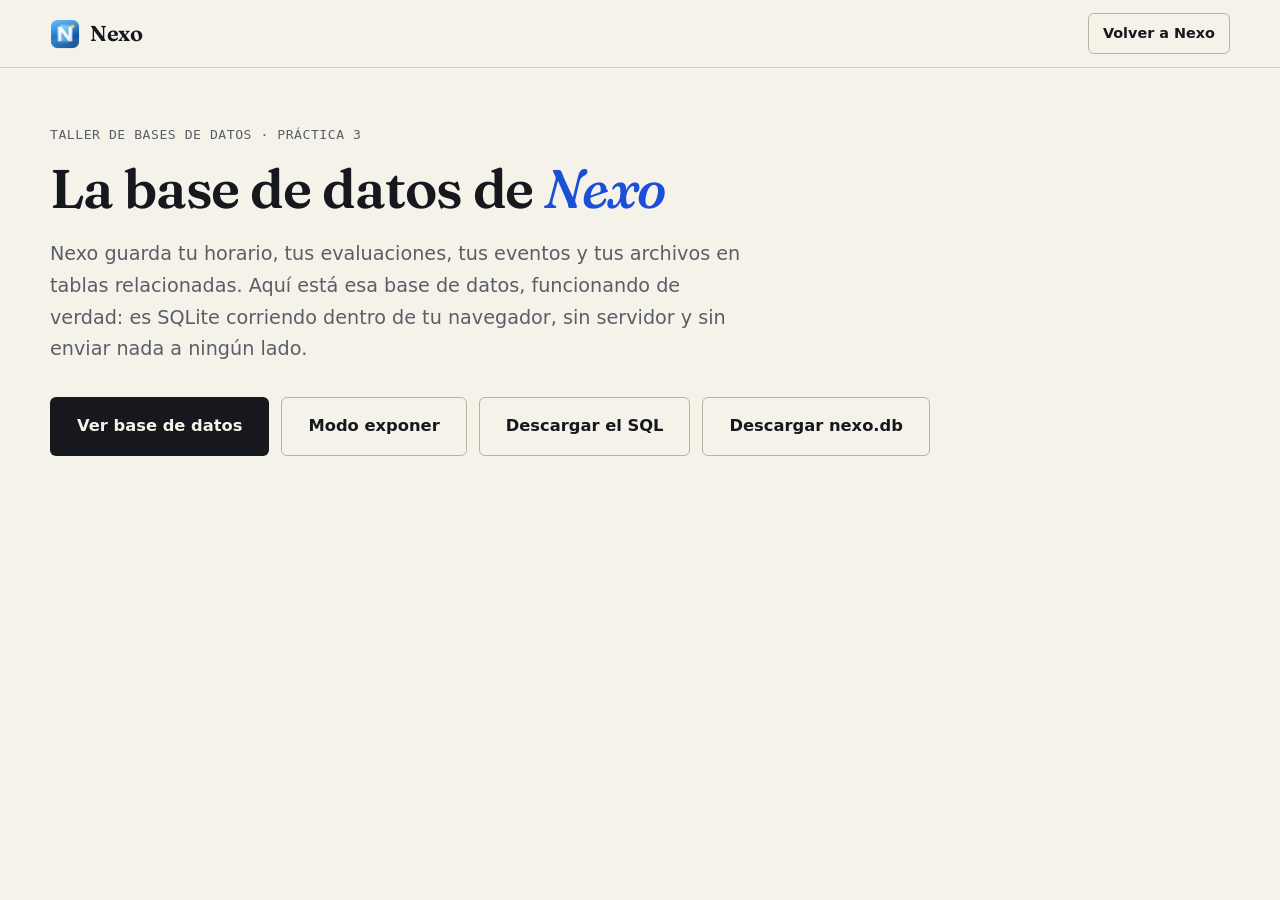
<file: base-de-datos.html>
<!doctype html>
<html lang="es" data-theme="light">
<head>
<meta charset="utf-8">
<meta name="viewport" content="width=device-width, initial-scale=1">
<!-- Misma idea que la página principal: nada de fuera del propio sitio y sin scripts ni estilos en línea. La única
     excepción es 'wasm-unsafe-eval', que SQLite (compilado a WebAssembly) necesita para arrancar; no permite eval(). -->
<meta http-equiv="Content-Security-Policy" content="default-src 'self'; script-src 'self' 'wasm-unsafe-eval'; style-src 'self'; img-src 'self'; font-src 'self'; connect-src 'self'; manifest-src 'self'; base-uri 'none'; form-action 'none'; object-src 'none'; frame-src 'none'">
<meta name="referrer" content="strict-origin-when-cross-origin">
<title>Nexo · Base de datos</title>
<meta name="description" content="La base de datos de Nexo, funcionando de verdad (SQLite) dentro de tu navegador: tablas, datos y consultas SQL.">
<link rel="icon" href="assets/icono/favicon-64.png" type="image/png">
<link rel="stylesheet" href="css/base.css">
<link rel="stylesheet" href="css/barra.css">
<link rel="stylesheet" href="css/basedatos.css">
<script src="tema-antes.js"></script>
<script src="assets/db/sql-wasm.js" defer></script>
<script src="basedatos.js" defer></script>
</head>
<body>
<a class="saltar" href="#contenido">Saltar al contenido</a>

<header class="barra">
  <div class="contenedor barra-in">
    <a class="marca" href="./"><img src="assets/icono/nexo-256.png" width="30" height="30" alt="">Nexo</a>
    <div class="acciones">
      <a class="boton chico secundario" href="./">Volver a Nexo</a>
    </div>
  </div>
</header>

<main id="contenido" class="contenedor bd">
  <p class="etiqueta">Taller de Bases de Datos · Práctica 3</p>
  <h1>La base de datos de <em>Nexo</em></h1>
  <p class="lead">Nexo guarda tu horario, tus evaluaciones, tus eventos y tus archivos en tablas relacionadas. Aquí está esa base de datos, funcionando de verdad: es SQLite corriendo dentro de tu navegador, sin servidor y sin enviar nada a ningún lado.</p>

  <div class="bd-acciones">
    <button type="button" id="btn-ver" class="boton primario grande">Ver base de datos</button>
    <a class="boton secundario grande" href="exponer-bd.html">Modo exponer</a>
    <a class="boton secundario grande" href="assets/db/nexo.sql" download>Descargar el SQL</a>
    <a class="boton secundario grande" href="assets/db/nexo.db" download>Descargar nexo.db</a>
  </div>
  <p id="estado" class="estado" role="status" aria-live="polite"></p>

  <section id="visor" class="visor" hidden>
    <h2>Tablas</h2>
    <div id="lista-tablas" class="lista-tablas" role="tablist" aria-label="Tablas de la base de datos"></div>

    <div class="panel">
      <div class="panel-cab">
        <h3 id="tabla-titulo"></h3>
        <span id="tabla-filas" class="suave"></span>
      </div>
      <div id="tabla-datos" class="tabla-caja"></div>
      <details class="esquema">
        <summary>Ver cómo se creó esta tabla (CREATE TABLE)</summary>
        <pre id="tabla-esquema"></pre>
      </details>
    </div>

    <h2 class="sep">Consultas SQL</h2>
    <p class="suave">Elige un ejemplo o escribe tu propia consulta. Los cambios que hagas (INSERT, UPDATE, DELETE) viven solo en tu navegador y se borran al recargar o con «Restablecer».</p>

    <div class="consola">
      <label class="campo" for="ejemplos">Consultas de ejemplo</label>
      <select id="ejemplos"></select>
      <label class="campo" for="sql">Consulta</label>
      <textarea id="sql" rows="6" spellcheck="false" autocomplete="off"></textarea>
      <div class="consola-botones">
        <button type="button" id="btn-ejecutar" class="boton primario">Ejecutar</button>
        <button type="button" id="btn-reset" class="boton secundario">Restablecer base</button>
        <span class="suave">Ctrl + Enter también ejecuta</span>
      </div>
      <div id="resultado" class="resultado" aria-live="polite"></div>
    </div>
  </section>
</main>
</body>
</html>
</file>
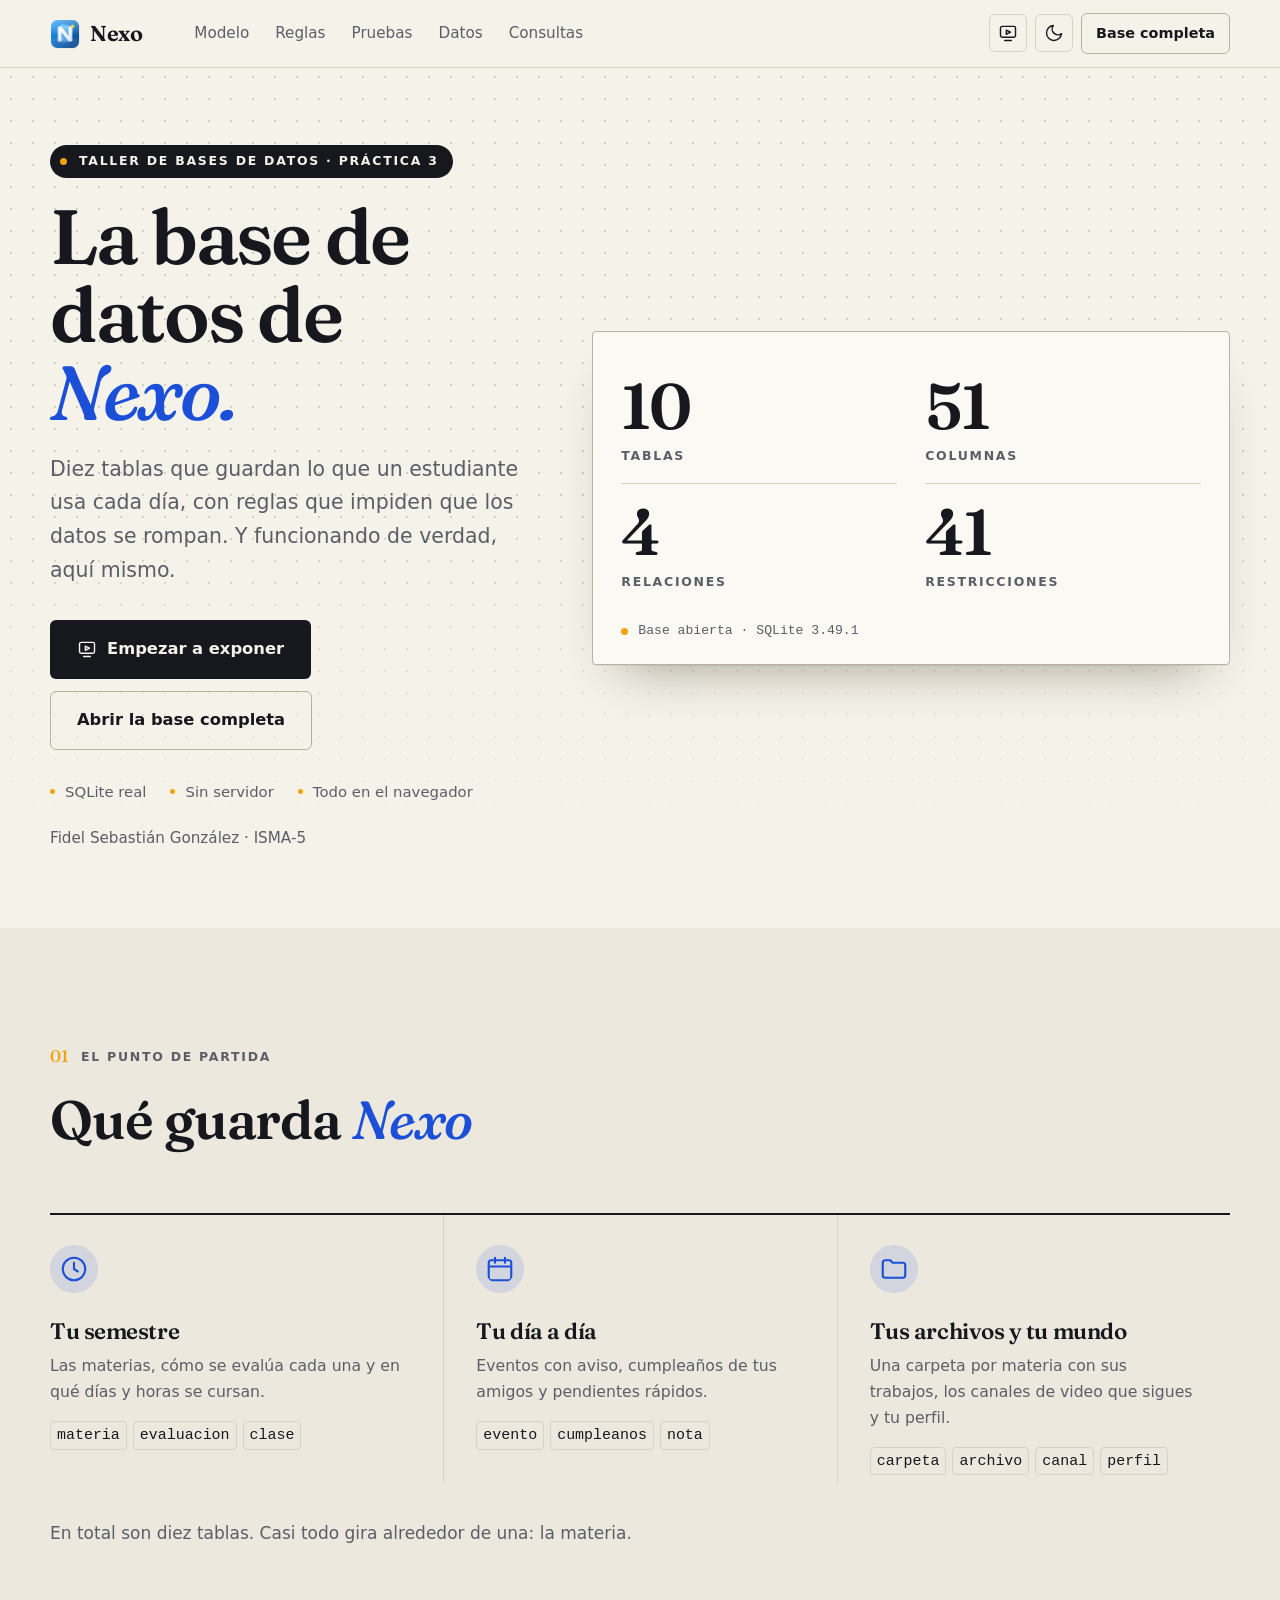
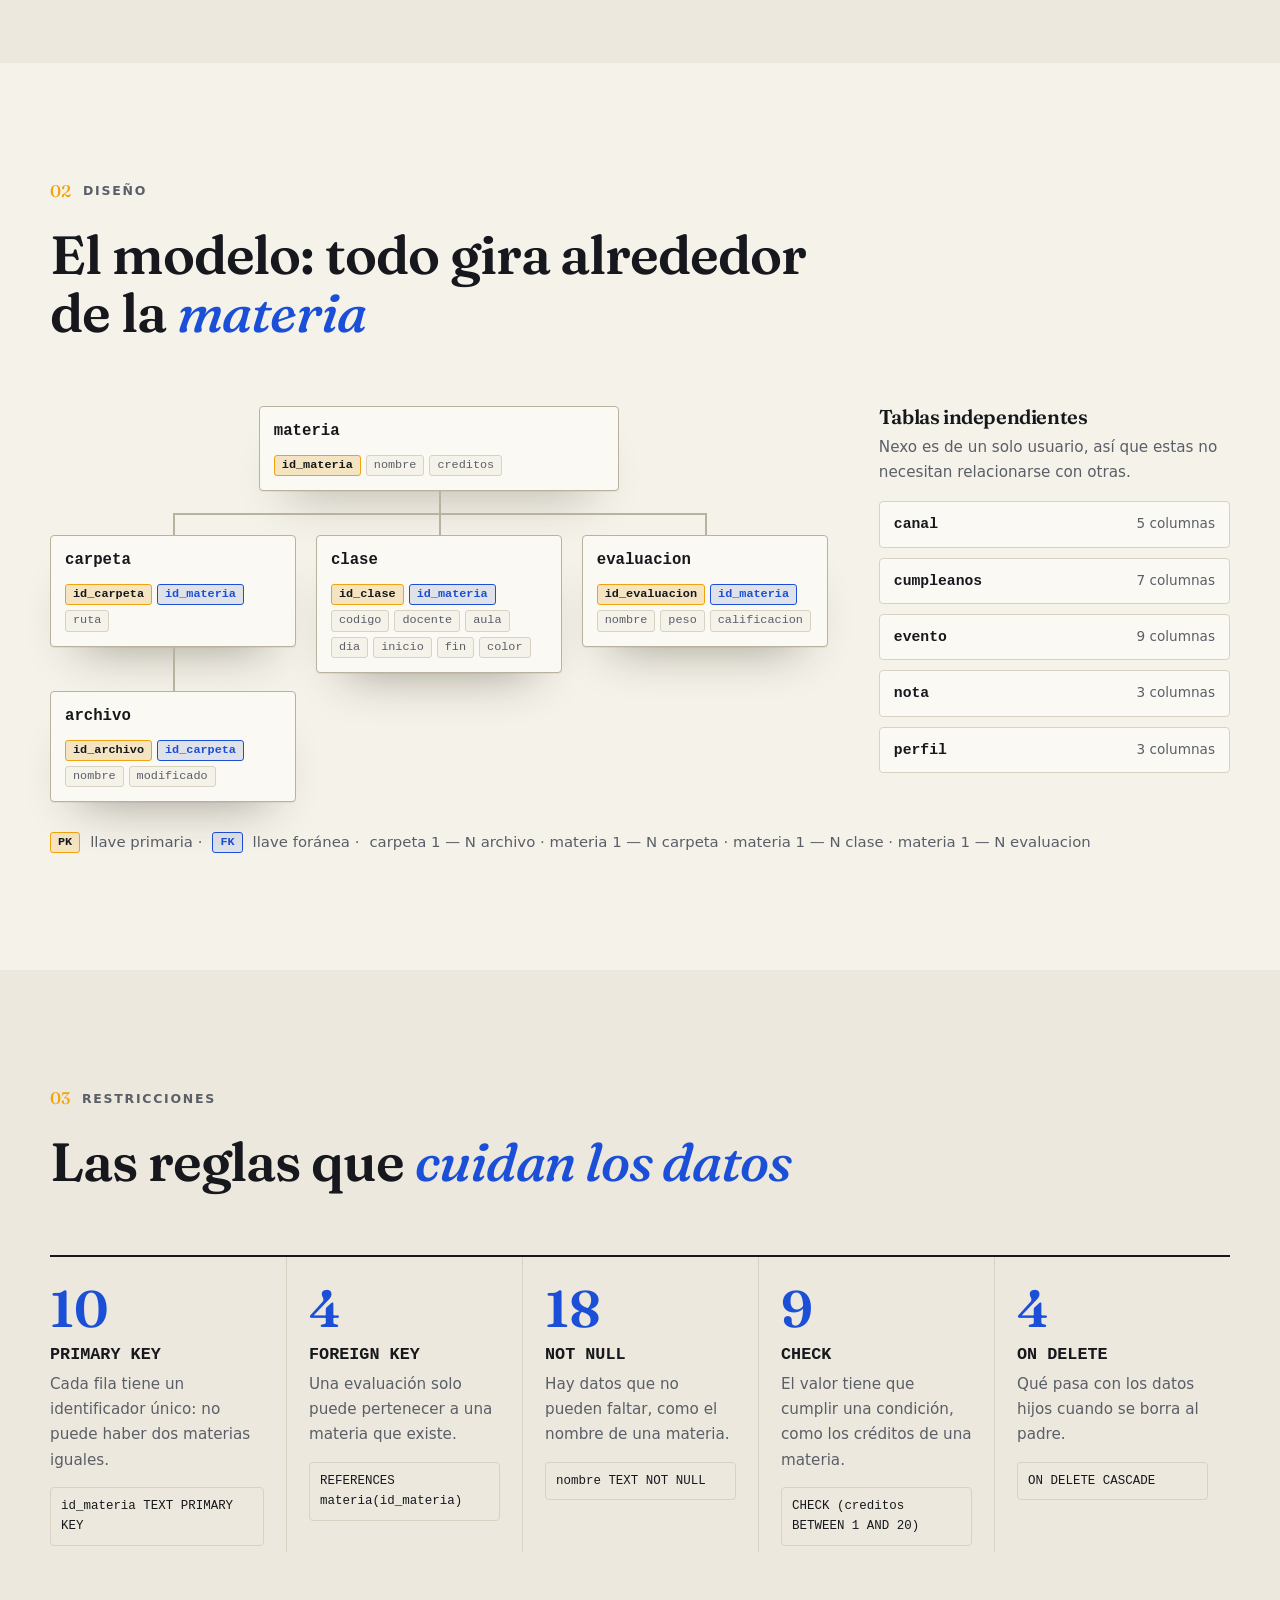
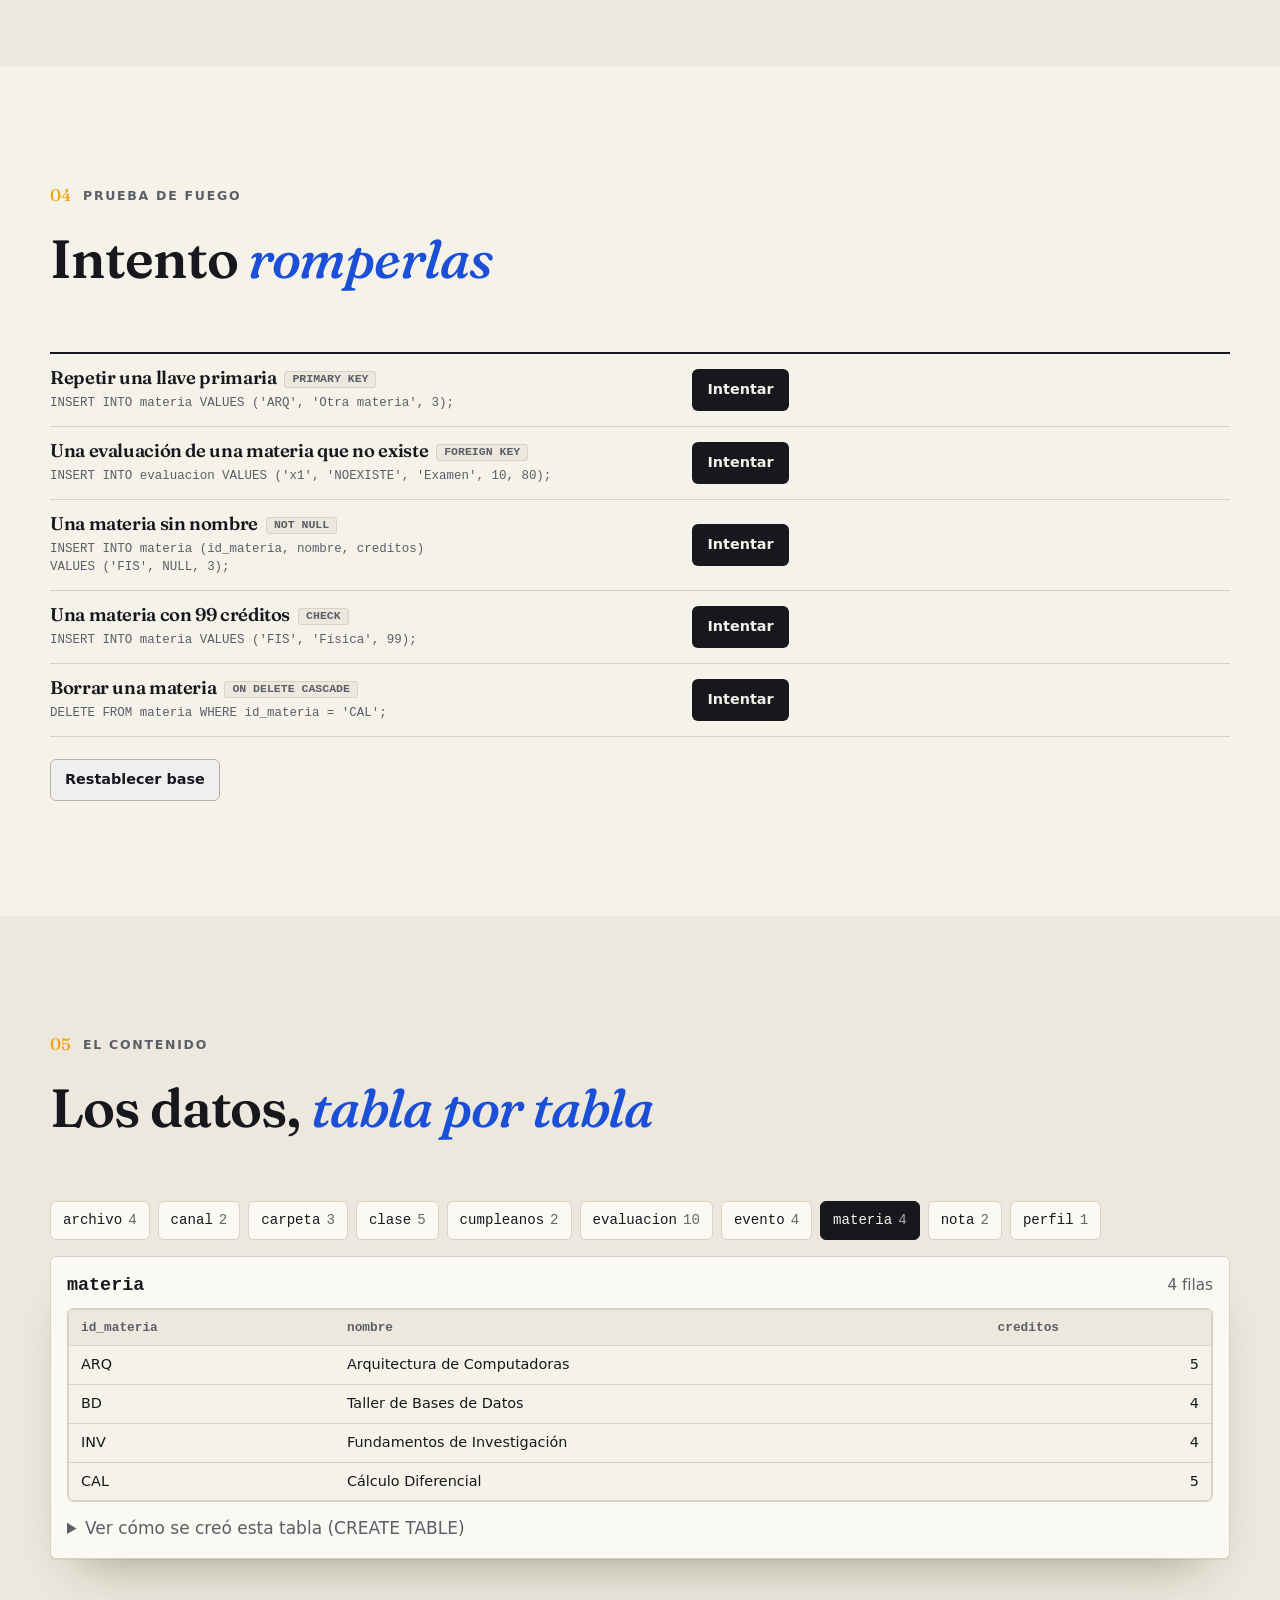
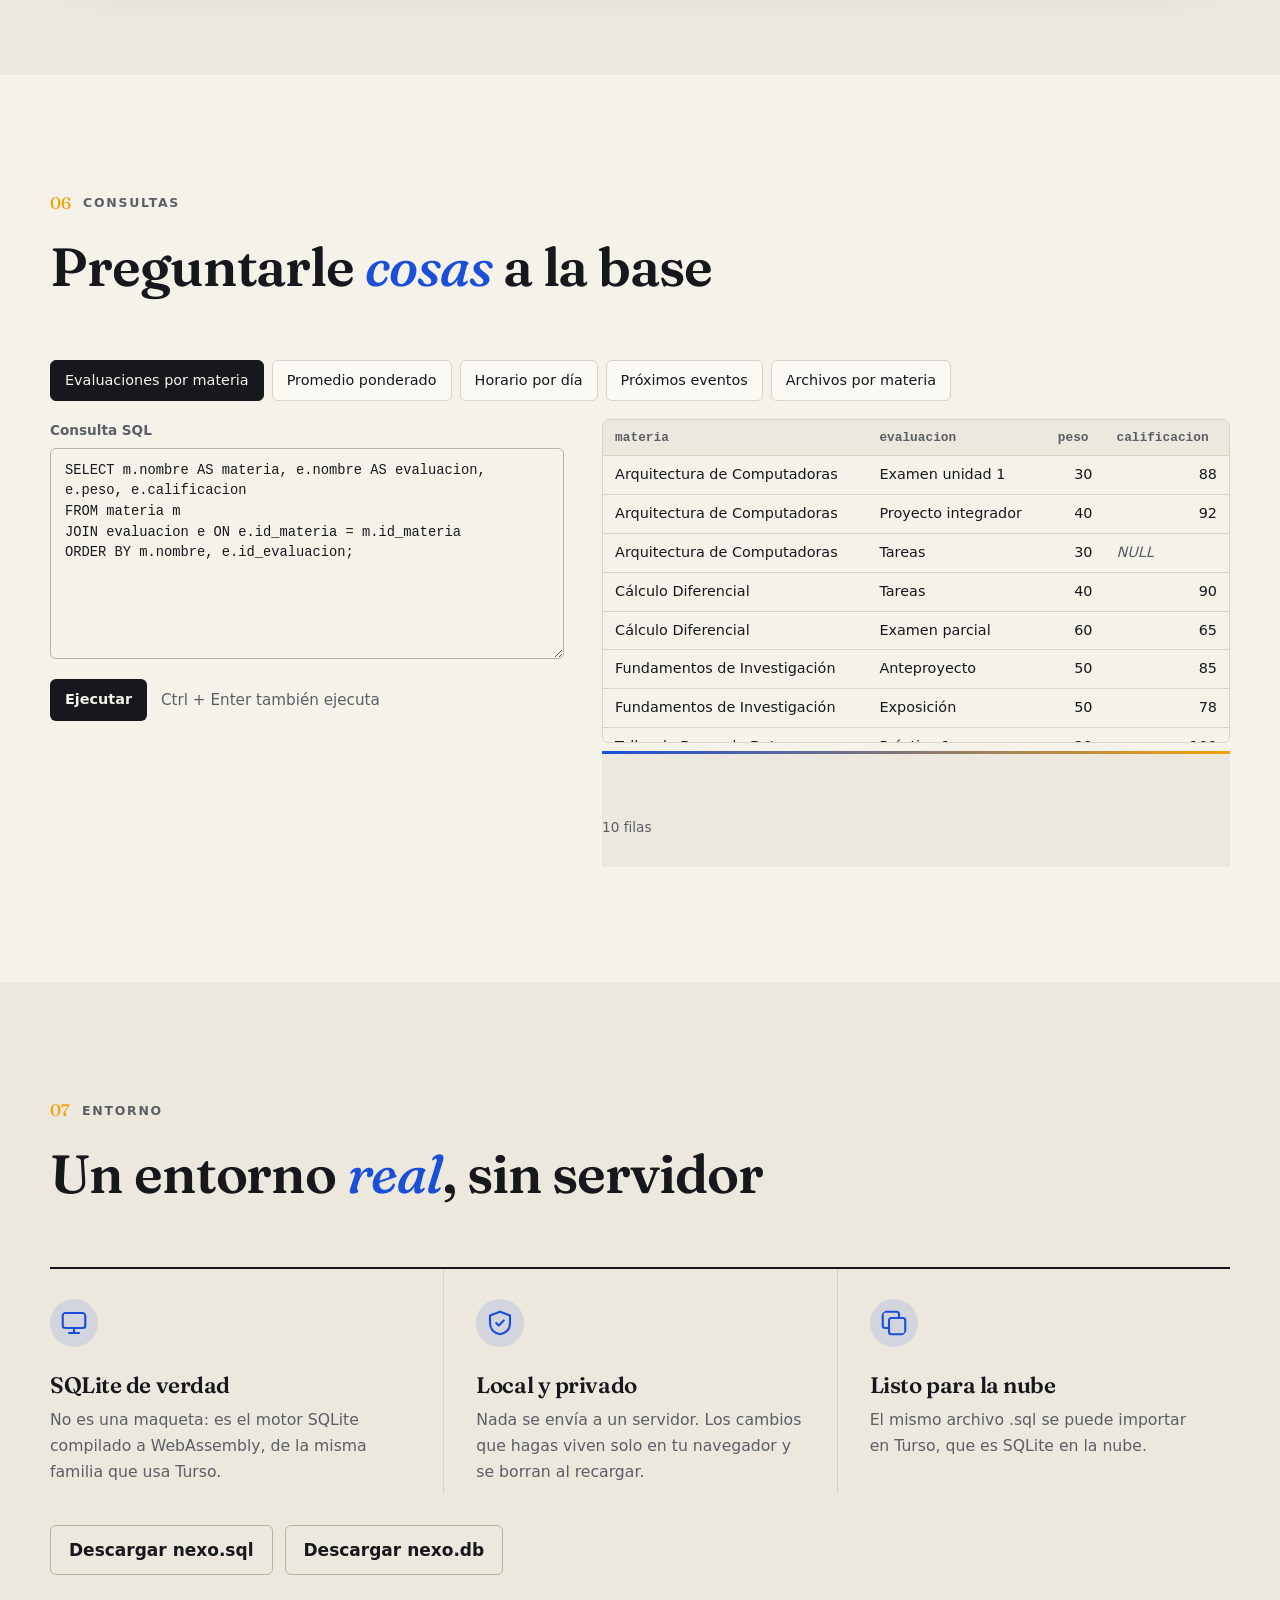
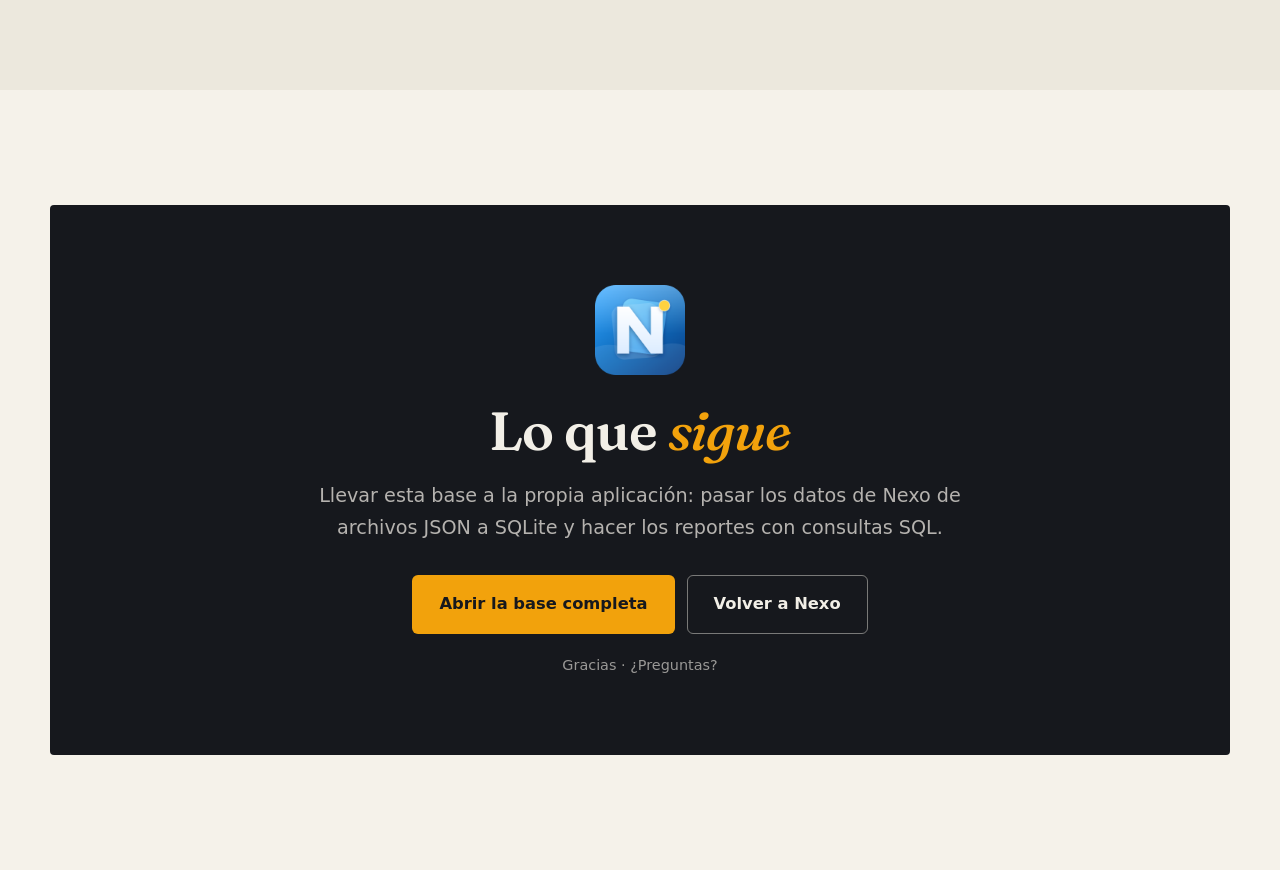
<file: exponer-bd.html>
<!doctype html>
<html lang="es" data-theme="light">
<head>
<meta charset="utf-8">
<meta name="viewport" content="width=device-width, initial-scale=1">
<!-- Misma política que el resto del sitio: nada de fuera, sin scripts ni estilos en línea. 'wasm-unsafe-eval' solo
     deja arrancar SQLite (WebAssembly); no permite eval(). -->
<meta http-equiv="Content-Security-Policy" content="default-src 'self'; script-src 'self' 'wasm-unsafe-eval'; style-src 'self'; img-src 'self'; font-src 'self'; connect-src 'self'; manifest-src 'self'; base-uri 'none'; form-action 'none'; object-src 'none'; frame-src 'none'">
<meta name="referrer" content="strict-origin-when-cross-origin">
<meta name="robots" content="noindex">
<title>Nexo · Exponer la base de datos</title>
<meta name="description" content="La base de datos de Nexo en orden de exposición: modelo, restricciones, pruebas y consultas, con SQLite funcionando en el navegador.">
<link rel="icon" href="assets/icono/favicon-64.png" type="image/png">
<link rel="stylesheet" href="css/base.css">
<link rel="stylesheet" href="css/barra.css">
<link rel="stylesheet" href="css/portada.css">
<link rel="stylesheet" href="css/secciones.css">
<link rel="stylesheet" href="css/cierre.css">
<link rel="stylesheet" href="css/presentacion.css">
<link rel="stylesheet" href="css/exponer-bd.css">
<script src="tema-antes.js"></script>
<script src="assets/db/sql-wasm.js" defer></script>
<script src="exponer-bd.js" defer></script>
</head>
<body>
<a class="saltar" href="#contenido">Saltar al contenido</a>

<svg width="0" height="0" class="sprite-oculto" aria-hidden="true" focusable="false">
  <symbol id="i-sol" viewBox="0 0 24 24"><circle cx="12" cy="12" r="4"/><path d="M12 2v2M12 20v2M4.9 4.9l1.4 1.4M17.7 17.7l1.4 1.4M2 12h2M20 12h2M4.9 19.1l1.4-1.4M17.7 6.3l1.4-1.4"/></symbol>
  <symbol id="i-luna" viewBox="0 0 24 24"><path d="M21 12.8A9 9 0 1 1 11.2 3a7 7 0 0 0 9.8 9.8z"/></symbol>
  <symbol id="i-reloj" viewBox="0 0 24 24"><circle cx="12" cy="12" r="9"/><path d="M12 7v5l3 2"/></symbol>
  <symbol id="i-calendario" viewBox="0 0 24 24"><rect x="3" y="5" width="18" height="16" rx="2"/><path d="M8 3v4M16 3v4M3 10h18"/></symbol>
  <symbol id="i-carpeta" viewBox="0 0 24 24"><path d="M3 7a2 2 0 0 1 2-2h4l2 2h8a2 2 0 0 1 2 2v8a2 2 0 0 1-2 2H5a2 2 0 0 1-2-2z"/></symbol>
  <symbol id="i-escudo" viewBox="0 0 24 24"><path d="M12 3 4 6v6c0 5 3.5 8 8 9 4.5-1 8-4 8-9V6z"/><path d="m9 12 2 2 4-4"/></symbol>
  <symbol id="i-copia" viewBox="0 0 24 24"><rect x="8" y="8" width="13" height="13" rx="2"/><path d="M16 8V5a2 2 0 0 0-2-2H5a2 2 0 0 0-2 2v9a2 2 0 0 0 2 2h3"/></symbol>
  <symbol id="i-pantalla" viewBox="0 0 24 24"><rect x="3" y="4" width="18" height="12" rx="2"/><path d="M8 20h8M12 16v4"/></symbol>
  <symbol id="i-play" viewBox="0 0 24 24"><rect x="3" y="4" width="18" height="13" rx="2"/><path d="m10 8.500 5 2.500-5 2.500zM8 21h8"/></symbol>
</svg>

<header class="barra" id="barra">
  <div class="contenedor barra-in">
    <a class="marca" href="./"><img src="assets/icono/nexo-256.png" width="30" height="30" alt=""><span>Nexo</span></a>
    <nav class="enlaces" aria-label="Secciones">
      <a href="#modelo">Modelo</a>
      <a href="#reglas">Reglas</a>
      <a href="#pruebas">Pruebas</a>
      <a href="#datos">Datos</a>
      <a href="#consultas">Consultas</a>
    </nav>
    <div class="acciones">
      <button class="icono-btn" id="btn-presentar" type="button" title="Modo presentación (P)" aria-label="Modo presentación">
        <svg class="ic"><use href="#i-play"/></svg>
      </button>
      <button class="icono-btn" id="btn-tema" type="button" title="Cambiar tema" aria-label="Cambiar tema">
        <svg class="ic ic-luna"><use href="#i-luna"/></svg><svg class="ic ic-sol"><use href="#i-sol"/></svg>
      </button>
      <a class="boton chico secundario" href="base-de-datos.html">Base completa</a>
    </div>
  </div>
</header>

<main id="contenido">

<!-- 1. Portada -->
<section class="slide hero" id="portada" data-notas="Presentarse y decir de qué trata: la base de datos de Nexo, una aplicación de escritorio para estudiantes. La base ya está abierta en esta misma página: los números de la derecha salen de ella en vivo, no están escritos a mano. Pulsar «Empezar a exponer» o la tecla P para pasar a pantalla completa.">
  <div class="contenedor">
    <div class="hero-in">
      <div class="hero-texto">
        <p class="etiqueta">Taller de Bases de Datos · Práctica 3</p>
        <h1>La base de datos de <em>Nexo.</em></h1>
        <p class="lead">Diez tablas que guardan lo que un estudiante usa cada día, con reglas que impiden que los datos se rompan. Y funcionando de verdad, aquí mismo.</p>
        <div class="cta-fila">
          <button type="button" class="boton primario grande" id="btn-empezar"><svg class="ic"><use href="#i-play"/></svg>Empezar a exponer</button>
          <a class="boton secundario grande" href="base-de-datos.html">Abrir la base completa</a>
        </div>
        <ul class="confianza" aria-label="Lo importante">
          <li>SQLite real</li>
          <li>Sin servidor</li>
          <li>Todo en el navegador</li>
        </ul>
        <p class="autor">Fidel Sebastián González · ISMA-5</p>
      </div>
      <div class="cifras">
        <div class="cifras-grid">
          <div class="cifra"><strong id="c-tablas">—</strong><span>tablas</span></div>
          <div class="cifra"><strong id="c-columnas">—</strong><span>columnas</span></div>
          <div class="cifra"><strong id="c-relaciones">—</strong><span>relaciones</span></div>
          <div class="cifra"><strong id="c-reglas">—</strong><span>restricciones</span></div>
        </div>
        <p class="cifras-estado" id="estado-db" role="status" aria-live="polite">Abriendo la base de datos…</p>
        <button type="button" class="boton chico secundario" id="btn-reintentar" hidden>Reintentar</button>
      </div>
    </div>
  </div>
</section>

<!-- 2. Qué guarda Nexo -->
<section class="slide" id="que-guarda" data-notas="Explicar qué guarda Nexo en tres grupos: el semestre, el día a día y los archivos. No leer las tablas una por una: solo decir que en total son diez y que enseguida se ve cómo se conectan.">
  <div class="contenedor">
    <div class="encabezado">
      <p class="etiqueta">El punto de partida</p>
      <h2>Qué guarda <em>Nexo</em></h2>
    </div>
    <div class="rejilla tres-col">
      <article class="tarjeta"><svg class="ic grande"><use href="#i-reloj"/></svg><h3>Tu semestre</h3><p>Las materias, cómo se evalúa cada una y en qué días y horas se cursan.</p><div class="tablas-chips"><code>materia</code><code>evaluacion</code><code>clase</code></div></article>
      <article class="tarjeta"><svg class="ic grande"><use href="#i-calendario"/></svg><h3>Tu día a día</h3><p>Eventos con aviso, cumpleaños de tus amigos y pendientes rápidos.</p><div class="tablas-chips"><code>evento</code><code>cumpleanos</code><code>nota</code></div></article>
      <article class="tarjeta"><svg class="ic grande"><use href="#i-carpeta"/></svg><h3>Tus archivos y tu mundo</h3><p>Una carpeta por materia con sus trabajos, los canales de video que sigues y tu perfil.</p><div class="tablas-chips"><code>carpeta</code><code>archivo</code><code>canal</code><code>perfil</code></div></article>
    </div>
    <p class="extra">En total son diez tablas. Casi todo gira alrededor de una: la materia.</p>
  </div>
</section>

<!-- 3. Modelo -->
<section class="slide" id="modelo" data-notas="Señalar la materia arriba: de ella cuelgan sus evaluaciones, sus clases y su carpeta, y la carpeta guarda los archivos. Cada línea es una relación de uno a muchos. En amarillo las llaves primarias (PK) y en azul las foráneas (FK), las que apuntan a otra tabla. Las de la derecha no se relacionan porque Nexo es de un solo usuario.">
  <div class="contenedor">
    <div class="encabezado">
      <p class="etiqueta">Diseño</p>
      <h2>El modelo: todo gira alrededor de la <em>materia</em></h2>
    </div>
    <div class="modelo">
      <div class="arbol" id="arbol"><p class="suave">Cargando el modelo…</p></div>
      <aside class="aparte">
        <h3>Tablas independientes</h3>
        <p class="suave">Nexo es de un solo usuario, así que estas no necesitan relacionarse con otras.</p>
        <div class="sueltas" id="sueltas"></div>
      </aside>
    </div>
    <p class="leyenda"><span class="col pk">PK</span> llave primaria · <span class="col fk">FK</span> llave foránea · <span id="relaciones"></span></p>
  </div>
</section>

<!-- 4. Reglas -->
<section class="slide" id="reglas" data-notas="Cinco tipos de restricciones. Los números son reales: salen contando en la propia base. Explicar cada una con su ejemplo, sin leer el código. La idea: la base no solo guarda datos, también impide que entren datos que no tienen sentido.">
  <div class="contenedor">
    <div class="encabezado">
      <p class="etiqueta">Restricciones</p>
      <h2>Las reglas que <em>cuidan los datos</em></h2>
    </div>
    <div class="reglas">
      <article class="regla"><p class="regla-n" data-cuenta="pk">—</p><h3>PRIMARY KEY</h3><p>Cada fila tiene un identificador único: no puede haber dos materias iguales.</p><code>id_materia TEXT PRIMARY KEY</code></article>
      <article class="regla"><p class="regla-n" data-cuenta="fk">—</p><h3>FOREIGN KEY</h3><p>Una evaluación solo puede pertenecer a una materia que existe.</p><code>REFERENCES materia(id_materia)</code></article>
      <article class="regla"><p class="regla-n" data-cuenta="notnull">—</p><h3>NOT NULL</h3><p>Hay datos que no pueden faltar, como el nombre de una materia.</p><code>nombre TEXT NOT NULL</code></article>
      <article class="regla"><p class="regla-n" data-cuenta="check">—</p><h3>CHECK</h3><p>El valor tiene que cumplir una condición, como los créditos de una materia.</p><code>CHECK (creditos BETWEEN 1 AND 20)</code></article>
      <article class="regla"><p class="regla-n" data-cuenta="ondelete">—</p><h3>ON DELETE</h3><p>Qué pasa con los datos hijos cuando se borra al padre.</p><code>ON DELETE CASCADE</code></article>
    </div>
  </div>
</section>

<!-- 5. Pruebas -->
<section class="slide" id="pruebas" data-notas="Pulsar «Intentar» en cada fila y leer en voz alta el mensaje que devuelve la base: es SQLite quien responde, no la página. La última, el borrado en cascada, sí cambia datos, pero la deshago sola para poder repetirla. Si algo se descompone: «Restablecer base».">
  <div class="contenedor">
    <div class="encabezado">
      <p class="etiqueta">Prueba de fuego</p>
      <h2>Intento <em>romperlas</em></h2>
    </div>
    <div class="intentos" id="intentos"></div>
    <div class="cta-fila">
      <button type="button" class="boton chico secundario" id="btn-reset">Restablecer base</button>
    </div>
  </div>
</section>

<!-- 6. Datos -->
<section class="slide" id="datos" data-notas="Elegir una o dos tablas, por ejemplo materia y evaluacion, y mostrar que los datos coinciden con las relaciones del modelo. El desplegable «Ver cómo se creó» enseña el CREATE TABLE con todas sus restricciones.">
  <div class="contenedor">
    <div class="encabezado">
      <p class="etiqueta">El contenido</p>
      <h2>Los datos, <em>tabla por tabla</em></h2>
    </div>
    <div class="lista-tablas" id="lista-tablas" aria-label="Tablas de la base de datos"></div>
    <div class="caja-datos">
      <div class="panel-cab"><h3 id="tabla-titulo"></h3><span id="tabla-filas" class="suave"></span></div>
      <div id="tabla-datos" class="tabla-caja"></div>
      <details class="esquema">
        <summary>Ver cómo se creó esta tabla (CREATE TABLE)</summary>
        <pre id="tabla-esquema"></pre>
      </details>
    </div>
  </div>
</section>

<!-- 7. Consultas -->
<section class="slide" id="consultas" data-notas="Pulsar una consulta y se ejecuta sola. Empezar por el JOIN y seguir con el promedio ponderado (GROUP BY), que es el reporte más útil de la app. Si preguntan por otra consulta, se puede editar el texto y ejecutar con Ctrl + Enter.">
  <div class="contenedor">
    <div class="encabezado">
      <p class="etiqueta">Consultas</p>
      <h2>Preguntarle <em>cosas</em> a la base</h2>
    </div>
    <div class="chips-consultas" id="chips-consultas" aria-label="Consultas de ejemplo"></div>
    <div class="consola">
      <div class="consola-sql">
        <label class="campo" for="sql">Consulta SQL</label>
        <textarea id="sql" rows="9" spellcheck="false" autocomplete="off"></textarea>
        <div class="cta-fila"><button type="button" class="boton primario chico" id="btn-ejecutar">Ejecutar</button><span class="suave">Ctrl + Enter también ejecuta</span></div>
      </div>
      <div class="consola-res" id="resultado" aria-live="polite"></div>
    </div>
  </div>
</section>

<!-- 8. Entorno -->
<section class="slide" id="entorno" data-notas="Aclarar el entorno: es SQLite real corriendo en el navegador, de forma local y sin servidor. El mismo archivo .sql se puede importar en Turso, que es SQLite en la nube. Mostrar los dos archivos que se pueden descargar.">
  <div class="contenedor">
    <div class="encabezado">
      <p class="etiqueta">Entorno</p>
      <h2>Un entorno <em>real</em>, sin servidor</h2>
    </div>
    <div class="rejilla tres-col">
      <article class="tarjeta"><svg class="ic grande"><use href="#i-pantalla"/></svg><h3>SQLite de verdad</h3><p>No es una maqueta: es el motor SQLite compilado a WebAssembly, de la misma familia que usa Turso.</p></article>
      <article class="tarjeta"><svg class="ic grande"><use href="#i-escudo"/></svg><h3>Local y privado</h3><p>Nada se envía a un servidor. Los cambios que hagas viven solo en tu navegador y se borran al recargar.</p></article>
      <article class="tarjeta"><svg class="ic grande"><use href="#i-copia"/></svg><h3>Listo para la nube</h3><p>El mismo archivo .sql se puede importar en Turso, que es SQLite en la nube.</p></article>
    </div>
    <div class="cta-fila">
      <a class="boton secundario" href="assets/db/nexo.sql" download>Descargar nexo.sql</a>
      <a class="boton secundario" href="assets/db/nexo.db" download>Descargar nexo.db</a>
    </div>
  </div>
</section>

<!-- 9. Cierre -->
<section class="slide cierre" id="cierre" data-notas="Cierre: lo que sigue es llevar esta base a la propia aplicación, pasando los datos de archivos JSON a SQLite y haciendo los reportes con consultas SQL. Dar las gracias y abrir el turno de preguntas.">
  <div class="contenedor"><div class="panel-cta centrado">
    <img class="logo-grande" src="assets/icono/nexo-256.png" width="96" height="96" alt="">
    <h2>Lo que <em>sigue</em></h2>
    <p class="lead">Llevar esta base a la propia aplicación: pasar los datos de Nexo de archivos JSON a SQLite y hacer los reportes con consultas SQL.</p>
    <div class="cta-fila centrado">
      <a class="boton primario grande" href="base-de-datos.html">Abrir la base completa</a>
      <a class="boton secundario grande" href="./">Volver a Nexo</a>
    </div>
    <p class="pie-nota">Gracias · ¿Preguntas?</p>
  </div></div>
</section>

</main>

<aside class="notas" id="notas" hidden aria-label="Notas de quien presenta"></aside>

<div class="hud" id="hud" hidden aria-live="polite">
  <span id="hud-num">1 / 9</span>
  <span id="hud-tiempo" title="Tiempo de presentación">00:00</span>
  <span class="hud-teclas">← →</span>
  <button type="button" id="hud-notas" aria-pressed="false" title="Notas de quien presenta (N)">Notas</button>
  <button type="button" id="hud-salir">Salir (Esc)</button>
</div>

</body>
</html>
</file>
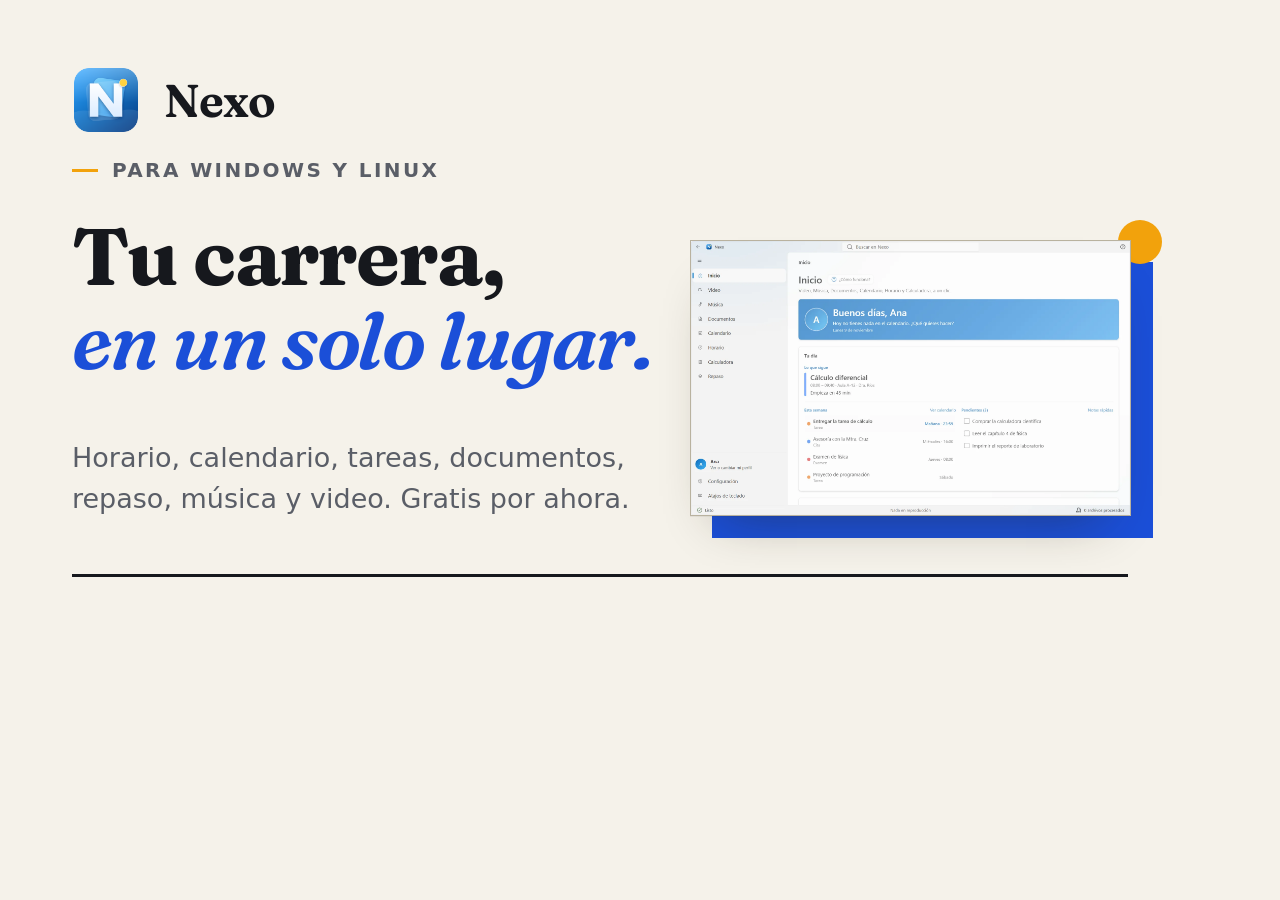
<file: tools/og.html>
<!doctype html>
<html lang="es">
<head>
<meta charset="utf-8">
<title>Imagen para compartir el enlace (1200 × 630)</title>
<style>
  @font-face { font-family: "Fraunces"; src: url("../assets/fuentes/fraunces-latin-wght-normal.woff2") format("woff2"); font-weight: 100 900; font-style: normal; }
  @font-face { font-family: "Fraunces"; src: url("../assets/fuentes/fraunces-latin-wght-italic.woff2") format("woff2"); font-weight: 100 900; font-style: italic; }
  * { box-sizing: border-box; margin: 0; }
  body { width: 1200px; height: 630px; position: relative; overflow: hidden; background: #f5f2ea; color: #16181d; font-family: "Segoe UI Variable Text", "Segoe UI", system-ui, sans-serif; }
  .marca { position: absolute; left: 72px; top: 66px; display: flex; align-items: center; gap: 24px; }
  .marca img { width: 68px; height: 68px; border-radius: 14px; }
  .marca span { font-family: "Fraunces", Georgia, serif; font-weight: 650; font-size: 46px; letter-spacing: -0.02em; }
  .etiqueta { position: absolute; left: 72px; top: 158px; display: flex; align-items: center; gap: 14px; font-size: 20px; font-weight: 700; letter-spacing: 0.12em; text-transform: uppercase; color: #5a5e67; }
  .etiqueta::before { content: ""; width: 26px; height: 3px; background: #f2a20c; }
  h1 { position: absolute; left: 72px; top: 214px; font-family: "Fraunces", Georgia, serif; font-weight: 700; font-size: 80px; line-height: 1.05; letter-spacing: -0.02em; }
  h1 em { display: block; font-style: italic; font-weight: 600; color: #1b4fd8; }
  .texto { position: absolute; left: 72px; top: 438px; width: 560px; font-size: 27px; line-height: 1.5; color: #5a5e67; }
  .regla { position: absolute; left: 72px; right: 72px; top: 574px; height: 3px; background: #16181d; }
  .bloque { position: absolute; left: 712px; top: 262px; width: 441px; height: 276px; background: #1b4fd8; }
  .circulo { position: absolute; left: 1118px; top: 220px; width: 44px; height: 44px; border-radius: 50%; background: #f2a20c; }
  .captura { position: absolute; left: 690px; top: 240px; width: 441px; height: 276px; border: 1px solid #b9b29f; background: #fbf9f4; overflow: hidden; box-shadow: 0 1px 0 rgba(22, 24, 29, 0.06), 0 28px 50px -30px rgba(40, 34, 10, 0.45); }
  .captura img { display: block; width: 100%; height: 100%; object-fit: cover; object-position: top left; }
</style>
</head>
<body>
  <div class="marca"><img src="../assets/icono/nexo-512.png" alt=""><span>Nexo</span></div>
  <div class="etiqueta">Para Windows y Linux</div>
  <h1>Tu carrera,<em>en un solo lugar.</em></h1>
  <p class="texto">Horario, calendario, tareas, documentos, repaso, música y video. Gratis por ahora.</p>
  <div class="regla"></div>
  <div class="bloque"></div>
  <div class="circulo"></div>
  <div class="captura"><img src="../assets/capturas/inicio-claro.webp" alt=""></div>
</body>
</html>
</file>
<file: css/base.css>
/* Nexo · base: fuentes, colores, reinicio y tipografía.
   Dos temas con el mismo criterio: «papel» (claro, el de siempre) y «tinta» (oscuro).
   El azul es el del icono; el ámbar, el punto del icono, y solo se usa como toque. */

@font-face {
  font-family: "Fraunces";
  src: url("../assets/fuentes/fraunces-latin-wght-normal.woff2") format("woff2");
  font-weight: 100 900;
  font-style: normal;
  font-display: swap;
}
@font-face {
  font-family: "Fraunces";
  src: url("../assets/fuentes/fraunces-latin-wght-italic.woff2") format("woff2");
  font-weight: 100 900;
  font-style: italic;
  font-display: swap;
}

:root {
  --fuente: "Segoe UI Variable Text", "Segoe UI", system-ui, -apple-system, "Helvetica Neue", Arial, sans-serif;
  --serif: "Fraunces", "Iowan Old Style", "Palatino Linotype", Georgia, serif;
  --mono: ui-monospace, "Cascadia Mono", Consolas, monospace;
  --alto-barra: 68px;
  --radio: 6px;
  /* Para los bloques de «tinta» (la franja de cifras, el cierre): siempre oscuros, en los dos temas. Si usaran
     var(--texto) se volverían claros en el tema oscuro y quedaría un bloque blanco deslumbrante. */
  --tinta: #16181d;
  --sobre-tinta: #f2efe7;
}

:root[data-theme="light"] {
  --fondo: #f5f2ea;
  --fondo-alt: #ece8dd;
  --capa: #fbf9f4;
  --borde: #d8d2c3;
  --borde-fuerte: #b9b29f;
  --texto: #16181d;
  --suave: #5a5e67;
  --acento: #1b4fd8;
  --acento-texto: #ffffff;
  --ambar: #f2a20c;
  --sombra: 0 1px 0 rgba(22, 24, 29, 0.06), 0 28px 50px -30px rgba(40, 34, 10, 0.45);
  color-scheme: light;
}
:root[data-theme="dark"] {
  --fondo: #101215;
  --fondo-alt: #15181c;
  --capa: #1a1d22;
  --borde: #2a2e35;
  --borde-fuerte: #454a54;
  --texto: #f1eee6;
  --suave: #a6a9b0;
  --acento: #7397ff;
  --acento-texto: #0d1220;
  --ambar: #f5b032;
  --sombra: 0 1px 0 rgba(255, 255, 255, 0.05), 0 30px 60px -30px rgba(0, 0, 0, 0.8);
  color-scheme: dark;
}

* { box-sizing: border-box; }
html { scroll-behavior: smooth; scroll-padding-top: calc(var(--alto-barra) + 8px); -webkit-text-size-adjust: 100%; }
body {
  margin: 0;
  background: var(--fondo);
  color: var(--texto);
  font-family: var(--fuente);
  font-size: 17px;
  line-height: 1.65;
  -webkit-font-smoothing: antialiased;
  text-rendering: optimizeLegibility;
}
img { max-width: 100%; height: auto; display: block; }
a { color: inherit; }
p { margin: 0; }
h1, h2, h3 { margin: 0; font-family: var(--serif); font-weight: 600; line-height: 1.08; letter-spacing: -0.02em; font-optical-sizing: auto; }
h1 em, h2 em { font-style: italic; font-weight: 500; color: var(--acento); }
code { font-family: var(--mono); font-size: 0.88em; background: var(--fondo-alt); border: 1px solid var(--borde); border-radius: 4px; padding: 1px 6px; }
kbd { font-family: var(--mono); font-size: 0.78em; padding: 0.1em 0.5em; border: 1px solid var(--borde-fuerte); border-bottom-width: 2px; border-radius: 4px; background: var(--capa); vertical-align: 0.08em; }

.contenedor { width: min(1180px, 100% - 40px); margin-inline: auto; }
.contenedor.angosto { width: min(820px, 100% - 40px); }
.centrado { text-align: center; }

.saltar { position: absolute; left: 16px; top: -60px; background: var(--texto); color: var(--fondo); padding: 8px 14px; border-radius: var(--radio); z-index: 100; }
.saltar:focus { top: 12px; }
:focus-visible { outline: 2px solid var(--acento); outline-offset: 3px; border-radius: 3px; }
::selection { background: var(--ambar); color: #16181d; }

/* El SVG con los símbolos de los íconos no se ve: solo lo referencian los <use> de la página (antes iba con style="" en línea). */
.sprite-oculto { position: absolute; }

.ic { width: 20px; height: 20px; fill: none; stroke: currentColor; stroke-width: 1.7; stroke-linecap: round; stroke-linejoin: round; flex: none; }

/* Logos de marca (Windows, Linux…): vienen como forma rellena, no como trazo. */
.logo-ic { width: 20px; height: 20px; fill: currentColor; stroke: none; flex: none; }
:root[data-theme="dark"] .ic-luna, :root[data-theme="light"] .ic-sol { display: none; }
:root[data-theme="dark"] .img-claro, :root[data-theme="light"] .img-oscuro { display: none; }

.lead { color: var(--suave); font-size: clamp(1.06rem, 1.5vw, 1.2rem); margin-top: 20px; max-width: 58ch; }
</file>
<file: css/barra.css>
/* Barra superior y botones. Sobria: fondo del papel, filete abajo, sin cristal ni brillos. */

.barra { position: fixed; inset: 0 0 auto 0; z-index: 50; height: var(--alto-barra); background: var(--fondo); border-bottom: 1px solid var(--borde); }
.barra-in { height: 100%; display: flex; align-items: center; gap: 28px; }
.marca { display: inline-flex; align-items: center; gap: 10px; text-decoration: none; font-family: var(--serif); font-weight: 650; font-size: 1.35rem; letter-spacing: -0.02em; }
.marca img { border-radius: 7px; }
.enlaces { display: flex; gap: 2px; margin-left: 12px; }
.enlaces a { position: relative; text-decoration: none; color: var(--suave); padding: 8px 12px; font-size: 0.95rem; }
.enlaces a::after { content: ""; position: absolute; left: 12px; right: 12px; bottom: 2px; height: 2px; background: var(--ambar); transform: scaleX(0); transform-origin: left; transition: transform 0.25s ease; }
.enlaces a:hover { color: var(--texto); }
.enlaces a:hover::after, .enlaces a[aria-current="true"]::after { transform: scaleX(1); }
.enlaces a[aria-current="true"] { color: var(--texto); }
.acciones { margin-left: auto; display: flex; align-items: center; gap: 8px; }
.icono-btn { display: inline-grid; place-items: center; width: 38px; height: 38px; border: 1px solid var(--borde); border-radius: var(--radio); background: transparent; color: var(--texto); font: inherit; font-size: 0.78rem; font-weight: 700; letter-spacing: 0.04em; cursor: pointer; transition: border-color 0.15s, background 0.15s; }
.icono-btn:hover { border-color: var(--texto); background: var(--capa); }

.boton { display: inline-flex; align-items: center; justify-content: center; gap: 10px; font: inherit; font-weight: 600; text-decoration: none; border-radius: var(--radio); padding: 10px 18px; border: 1px solid transparent; cursor: pointer; transition: background 0.18s, color 0.18s, border-color 0.18s, transform 0.18s; }
.boton.grande { padding: 15px 26px; font-size: 1.02rem; }
.boton.chico { padding: 8px 14px; font-size: 0.9rem; }
.boton.primario { background: var(--texto); color: var(--fondo); }
.boton.primario:hover { background: var(--acento); color: var(--acento-texto); transform: translateY(-1px); box-shadow: 0 10px 22px -10px var(--acento); }
.boton.secundario { border-color: var(--borde-fuerte); color: var(--texto); }
.boton.secundario:hover { border-color: var(--texto); background: var(--capa); }
.boton .ic { transition: transform 0.2s; }
.boton.primario:hover .ic { transform: translateY(2px); }

/* El enlace a la base de datos solo cabe en la barra en pantallas anchas (con él, a 961 px los botones de la derecha se
   salían de la pantalla); en las demás se llega desde el pie de página. */
@media (max-width: 1100px) {
  .enlaces a[href="base-de-datos.html"] { display: none; }
}
@media (max-width: 960px) {
  .enlaces { display: none; }
}
@media (max-width: 560px) {
  .enlace-descarga.chico span { display: none; }
  .enlace-descarga.chico { padding: 0; width: 38px; height: 38px; }
  #btn-presentar { display: none; }
}
</file>
<file: css/portada.css>
/* Portada: titular grande en serif, captura sobre una hoja de color y una franja de datos con filetes. */

.slide { padding: clamp(72px, 9vw, 128px) 0; }
main .slide:nth-of-type(even) { background: var(--fondo-alt); }

.hero { position: relative; padding-top: calc(var(--alto-barra) + clamp(40px, 6vw, 84px)); padding-bottom: clamp(48px, 6vw, 88px); background: var(--fondo); overflow: clip; }
/* Trama de puntos, muy discreta: textura de papel impreso, no un resplandor. Vive detrás del contenido y se desvanece hacia abajo. */
.hero::before {
  content: "";
  position: absolute;
  inset: 0;
  background-image: radial-gradient(var(--borde-fuerte) 1px, transparent 1px);
  background-size: 22px 22px;
  opacity: 0.55;
  -webkit-mask-image: linear-gradient(to bottom, #000 0%, #000 55%, transparent 92%);
  mask-image: linear-gradient(to bottom, #000 0%, #000 55%, transparent 92%);
}
.hero > .contenedor { position: relative; }
.hero-in { display: grid; grid-template-columns: minmax(0, 0.9fr) minmax(0, 1.2fr); gap: clamp(32px, 5vw, 72px); align-items: center; }
.hero h1 { font-size: clamp(2.8rem, 6vw, 5rem); font-weight: 600; line-height: 1.02; letter-spacing: -0.03em; }
.hero .lead { font-size: clamp(1.1rem, 1.6vw, 1.28rem); }

.etiqueta { display: flex; align-items: center; gap: 12px; margin-bottom: 20px; font-size: 0.78rem; font-weight: 700; letter-spacing: 0.14em; text-transform: uppercase; color: var(--suave); }
.etiqueta::before { content: ""; width: 26px; height: 2px; background: var(--ambar); flex: none; }
.hero .etiqueta { display: inline-flex; padding: 6px 14px 6px 10px; border-radius: 999px; background: var(--texto); color: var(--fondo); }
.hero .etiqueta::before { content: ""; width: 7px; height: 7px; border-radius: 50%; background: var(--ambar); }

.cta-fila { display: flex; flex-wrap: wrap; gap: 12px; margin-top: 32px; }
.cta-fila.centrado { justify-content: center; }

.disponible-para { margin-top: 20px; }
.disponible-etiqueta { margin: 0 0 9px; font-size: 0.78rem; font-weight: 700; letter-spacing: 0.08em; text-transform: uppercase; color: var(--suave); }
.disponible-para.centrado { text-align: center; }
.disponible-chips { display: flex; flex-wrap: wrap; gap: 10px; }
.disponible-para.centrado .disponible-chips { justify-content: center; }
.disponible-chip { display: inline-flex; align-items: center; gap: 8px; padding: 7px 14px 7px 10px; border-radius: 999px; background: var(--capa); border: 1px solid var(--borde); font-size: 0.92rem; font-weight: 600; color: var(--texto); }
a.disponible-enlace { text-decoration: none; transition: border-color 0.2s, background 0.2s; }
a.disponible-enlace:hover { border-color: var(--acento); background: color-mix(in srgb, var(--acento) 10%, var(--capa)); }

/* La nota de "paso 1 en Linux" de la sección Empezar: un texto aparte, no un chip. */
.nota-linux { margin-top: 14px; font-size: 0.88rem; color: var(--suave); }
.nota-linux code { font-family: var(--mono); background: var(--fondo-alt); padding: 1px 5px; border-radius: 4px; }

.confianza { list-style: none; padding: 0; margin: 30px 0 0; display: flex; flex-wrap: wrap; gap: 6px 24px; color: var(--suave); font-size: 0.93rem; }
.confianza li { display: inline-flex; align-items: center; }
.confianza li::before { content: ""; width: 5px; height: 5px; margin-right: 10px; border-radius: 50%; background: var(--ambar); }
.confianza .ic { display: none; }

/* La captura va sobre una hoja de color desplazada, como una lámina impresa */
.hero-visual { position: relative; padding: 0 22px 22px 0; }
.hero-visual::before { content: ""; position: absolute; inset: 22px 0 0 22px; background: var(--acento); border-radius: 3px; opacity: 0.92; }
.hero-visual::after { content: ""; position: absolute; right: -14px; top: 26px; width: 44px; height: 44px; border-radius: 50%; background: var(--ambar); }
.hero-img { position: relative; z-index: 1; margin: 0; border-radius: 4px; overflow: hidden; border: 1px solid var(--borde-fuerte); box-shadow: var(--sombra); background: var(--capa); }
.hero-img img, .hero-video { display: block; width: 100%; height: auto; }
.hero-video { aspect-ratio: 8 / 5; background: var(--capa); }
.flota { display: none; }

/* Franja de datos: un bloque de tinta siempre oscuro (no sigue el tema: en oscuro, var(--texto) se habría vuelto claro y deslumbraría). */
.metricas { list-style: none; margin: clamp(56px, 7vw, 96px) 0 0; padding: clamp(20px, 3vw, 32px) clamp(20px, 3vw, 36px); display: grid; grid-template-columns: repeat(4, minmax(0, 1fr)); border-radius: 4px; background: var(--tinta); color: var(--sobre-tinta); }
.metricas li { padding: 6px 20px 6px 0; display: grid; gap: 6px; }
.metricas li + li { padding-left: 20px; border-left: 1px solid color-mix(in srgb, var(--sobre-tinta) 22%, transparent); }
.metricas strong { font-family: var(--serif); font-size: clamp(2.2rem, 4vw, 3.2rem); line-height: 1; font-weight: 500; letter-spacing: -0.03em; font-feature-settings: "lnum"; color: var(--ambar); }
.metricas span { color: color-mix(in srgb, var(--sobre-tinta) 72%, transparent); font-size: 0.93rem; line-height: 1.4; max-width: 24ch; }

@media (max-width: 960px) {
  .hero-in { grid-template-columns: 1fr; }
  .hero-visual { padding: 0 14px 14px 0; }
  .hero-visual::before { inset: 14px 0 0 14px; }
  .hero-visual::after { display: none; }
  .metricas { grid-template-columns: repeat(2, minmax(0, 1fr)); row-gap: 20px; }
  .metricas li:nth-child(3) { padding-left: 0; border-left: 0; }
  .metricas li:nth-child(n+3) { border-top: 1px solid color-mix(in srgb, var(--sobre-tinta) 22%, transparent); padding-top: 20px; }
}
@media (max-width: 560px) {
  .cta-fila .boton.grande { width: 100%; }
}
</file>
<file: css/secciones.css>
/* Secciones de contenido. Tipografía y filetes en lugar de tarjetas con brillo. */

.encabezado { max-width: 760px; margin-bottom: clamp(36px, 5vw, 64px); }
.encabezado h2, .texto h2, .centrado h2 { font-size: clamp(2.1rem, 4.2vw, 3.5rem); font-weight: 600; }

/* Numeración de capítulos: 01, 02… en cada sección menos la portada */
main { counter-reset: capitulo; }
main .slide:not(.hero):not(.cierre):not(.declaracion) { counter-increment: capitulo; }
main .slide:not(.hero):not(.cierre) .etiqueta::before { content: counter(capitulo, decimal-leading-zero); width: auto; height: auto; background: none; font-family: var(--serif); font-size: 1.05rem; font-weight: 500; letter-spacing: 0; color: var(--ambar); }

.dos { display: grid; grid-template-columns: minmax(0, 0.85fr) minmax(0, 1.15fr); gap: clamp(32px, 5vw, 80px); align-items: center; }
.dos.invertido { grid-template-columns: minmax(0, 1.15fr) minmax(0, 0.85fr); }
.dos.invertido .texto { order: 2; }

/* Marco de ventana */
.ventana { position: relative; margin: 0; border-radius: 4px; overflow: hidden; border: 1px solid var(--borde-fuerte); box-shadow: var(--sombra); background: var(--capa); }
.ventana img { width: 100%; }
.marcada { position: relative; }
.marcada .ventana { overflow: visible; }
.marcada img { border-radius: 4px; }
.pin { position: absolute; left: var(--x); top: var(--y); width: 30px; height: 30px; display: grid; place-items: center; transform: translate(-50%, -50%); border-radius: 50%; background: var(--ambar); color: #16181d; font-family: var(--serif); font-weight: 700; font-size: 1rem; box-shadow: 0 0 0 4px color-mix(in srgb, var(--ambar) 30%, transparent), 0 6px 14px -4px rgba(0, 0, 0, 0.5); }
/* Las tres posiciones de «Tu día», fijas (antes iban como style="--x;--y" en el HTML: para poder tener una
   política de seguridad sin estilos en línea, las coordenadas viven aquí). */
.pin:nth-of-type(1) { --x: 24.6%; --y: 47%; }
.pin:nth-of-type(2) { --x: 24.6%; --y: 63%; }
.pin:nth-of-type(3) { --x: 61.4%; --y: 63%; }

h2 kbd { font-size: 0.5em; padding: 0.15em 0.55em; vertical-align: 0.28em; border-bottom-width: 3px; }

/* Novedad de una versión */
.nuevo { display: inline-block; }
.nuevo:empty { display: none; }
.nuevo .insignia { display: inline-block; padding: 3px 9px; border-radius: 2px; background: var(--ambar); color: #16181d; font-size: 0.72rem; letter-spacing: 0.08em; text-transform: uppercase; }

/* Tu día: los pasos llevan el mismo número que los marcadores de la captura */
.pasos-num { list-style: none; counter-reset: p; padding: 0; margin: 32px 0 0; display: grid; gap: 20px; }
.pasos-num li { counter-increment: p; position: relative; padding-left: 52px; color: var(--suave); }
.pasos-num li::before { content: counter(p); position: absolute; left: 0; top: -2px; width: 32px; height: 32px; border-radius: 50%; display: grid; place-items: center; background: var(--ambar); color: #16181d; font-family: var(--serif); font-weight: 700; }
.pasos-num strong { display: block; color: var(--texto); font-family: var(--serif); font-size: 1.2rem; font-weight: 600; letter-spacing: -0.01em; }

/* Funciones: un índice, no una pared de tarjetas. Cada número va en una placa de color que se llena al pasar el ratón. */
.indice { list-style: none; margin: 0; padding: 0; display: grid; grid-template-columns: repeat(2, minmax(0, 1fr)); column-gap: clamp(32px, 5vw, 80px); border-top: 2px solid var(--texto); counter-reset: fn; }
.indice li { counter-increment: fn; display: grid; grid-template-columns: 44px minmax(0, 1fr); gap: 0 14px; padding: 22px 10px 22px 0; margin: 0 -10px; border-bottom: 1px solid var(--borde); border-radius: 4px; transition: background 0.2s; }
.indice li:hover { background: var(--fondo-alt); }
main .slide:nth-of-type(even) .indice li:hover { background: var(--capa); }
.indice li::before {
  content: counter(fn, decimal-leading-zero);
  align-self: start;
  display: grid;
  place-items: center;
  width: 36px;
  height: 36px;
  border-radius: 50%;
  font-family: var(--serif);
  font-size: 0.98rem;
  font-weight: 600;
  color: var(--ambar);
  border: 1.5px solid var(--ambar);
  transition: background 0.2s, color 0.2s, transform 0.2s;
}
.indice li:hover::before { background: var(--ambar); color: #16181d; transform: scale(1.08); }
.indice h3 { font-size: 1.32rem; font-weight: 600; letter-spacing: -0.01em; transition: color 0.2s; }
.indice li:hover h3 { color: var(--acento); }
.indice p { grid-column: 2; margin-top: 6px; color: var(--suave); font-size: 0.98rem; line-height: 1.55; max-width: 48ch; }
.extra { margin-top: 36px; color: var(--suave); max-width: 70ch; }

/* Recorrido */
.demo-llamada { display: flex; flex-wrap: wrap; align-items: center; justify-content: space-between; gap: 18px 32px; margin-bottom: 32px; padding: 20px 24px; border: 1px solid var(--borde-fuerte); border-left: 4px solid var(--ambar); border-radius: 4px; background: var(--capa); }
.demo-llamada strong { font-family: var(--serif); font-size: 1.25rem; font-weight: 600; }
.demo-llamada p { margin-top: 4px; color: var(--suave); font-size: 0.97rem; max-width: 62ch; }
.presentacion .demo-llamada { display: none; }

.pestanas { display: flex; flex-wrap: wrap; gap: 8px; margin-bottom: 28px; }
.pestanas button { font: inherit; font-weight: 600; font-size: 0.95rem; padding: 10px 18px; border: 1.5px solid var(--borde-fuerte); border-radius: 999px; background: transparent; color: var(--texto); cursor: pointer; transition: background 0.18s, color 0.18s, border-color 0.18s, transform 0.18s; }
.pestanas button:hover { border-color: var(--texto); transform: translateY(-1px); }
.pestanas button[aria-selected="true"] { background: var(--texto); border-color: var(--texto); color: var(--fondo); }
.panel { display: none; margin: 0; }
.panel.activo { display: block; animation: aparece 0.35s ease; }
.panel figcaption { margin-top: 18px; color: var(--suave); font-family: var(--serif); font-style: italic; font-size: 1.1rem; }
@keyframes aparece { from { opacity: 0; transform: translateY(6px); } to { opacity: 1; transform: none; } }

/* Listas con guion */
.lista-ok { list-style: none; padding: 0; margin: 28px 0 0; display: grid; gap: 16px; color: var(--suave); }
.lista-ok li { position: relative; padding-left: 30px; }
.lista-ok li::before { content: "—"; position: absolute; left: 0; top: 0; color: var(--ambar); font-weight: 700; }
.lista-ok strong { color: var(--texto); }

/* Herramientas de documentos: lista en columnas con filetes; cada una se tiñe de ámbar al pasar el ratón. */
.chips { list-style: none; padding: 0; margin: 0; column-count: 4; column-gap: 40px; counter-reset: h; border-top: 2px solid var(--texto); }
.chips li { counter-increment: h; break-inside: avoid; padding: 13px 10px; margin: 0 -10px; border-radius: 4px; border-bottom: 1px solid var(--borde); font-weight: 500; display: flex; gap: 12px; align-items: baseline; transition: background 0.18s, padding-left 0.18s; }
.chips li:hover { background: color-mix(in srgb, var(--ambar) 14%, transparent); padding-left: 16px; }
.chips li::before { content: counter(h, decimal-leading-zero); font-family: var(--mono); font-size: 0.72rem; color: var(--ambar); }

/* Hazlo tuyo */
.acentos { display: flex; flex-wrap: wrap; gap: 14px; margin-bottom: 36px; }
.acentos button { width: 42px; height: 42px; border-radius: 50%; border: 0; background: var(--c); cursor: pointer; box-shadow: inset 0 0 0 1px rgba(0, 0, 0, 0.15); transition: transform 0.15s, box-shadow 0.15s; }
.acentos button:hover { transform: translateY(-3px) scale(1.08); box-shadow: inset 0 0 0 1px rgba(0, 0, 0, 0.15), 0 8px 16px -6px var(--c); }
.acentos button[aria-pressed="true"] { outline: 3px solid var(--texto); outline-offset: 3px; }
/* Los siete colores, en el mismo orden que en el HTML (antes iban como style="--c" en línea: para poder tener
   una política de seguridad sin estilos en línea, quedan aquí; el color de verdad lo sigue leyendo app.js del
   atributo data-color al hacer clic). */
.acentos button:nth-child(1) { --c: #3b8cff; }
.acentos button:nth-child(2) { --c: #14b8c4; }
.acentos button:nth-child(3) { --c: #2fb463; }
.acentos button:nth-child(4) { --c: #f0812a; }
.acentos button:nth-child(5) { --c: #e5484d; }
.acentos button:nth-child(6) { --c: #e5509f; }
.acentos button:nth-child(7) { --c: #a26bff; }
.tres { display: grid; grid-template-columns: repeat(3, minmax(0, 1fr)); gap: 28px; }
.tres figure { margin: 0; }
.tres figcaption { margin-top: 12px; color: var(--suave); font-family: var(--serif); font-style: italic; font-size: 1.05rem; }

/* Privacidad: tres columnas separadas por filetes; el ícono se llena de color al pasar el ratón */
.rejilla { display: grid; grid-template-columns: repeat(3, minmax(0, 1fr)); border-top: 2px solid var(--texto); }
.tarjeta { padding: 30px 32px 8px 0; transition: transform 0.2s; }
.tarjeta:hover { transform: translateY(-3px); }
.tarjeta + .tarjeta { padding-left: 32px; border-left: 1px solid var(--borde); }
.tarjeta .ic.grande { width: 30px; height: 30px; padding: 9px; border-radius: 50%; box-sizing: content-box; color: var(--acento); background: color-mix(in srgb, var(--acento) 12%, transparent); transition: background 0.2s, color 0.2s; }
.tarjeta:hover .ic.grande { background: var(--acento); color: var(--acento-texto); }
.tarjeta h3 { font-size: 1.4rem; margin: 18px 0 10px; }
.tarjeta p { color: var(--suave); font-size: 0.98rem; }

/* Pasos para empezar: números grandes en serif, que cambian de ámbar a azul al pasar el ratón */
.tres-pasos { list-style: none; padding: 0; margin: 0; display: grid; grid-template-columns: repeat(3, minmax(0, 1fr)); border-top: 2px solid var(--texto); }
.tres-pasos li { padding: 28px 32px 8px 0; transition: transform 0.2s; }
.tres-pasos li:hover { transform: translateY(-3px); }
.tres-pasos li + li { padding-left: 32px; border-left: 1px solid var(--borde); }
.tres-pasos .num { display: block; font-family: var(--serif); font-size: clamp(3.6rem, 6vw, 5rem); line-height: 1; font-weight: 400; font-style: italic; color: var(--ambar); transition: color 0.2s; }
.tres-pasos li:hover .num { color: var(--acento); }
.tres-pasos h3 { margin: 14px 0 8px; font-size: 1.4rem; }
.tres-pasos p { color: var(--suave); }

/* Frase destacada: un respiro de color entre secciones, no una más de la lista (sin numerar, sin filetes). */
.declaracion { background: var(--acento) !important; padding: clamp(72px, 11vw, 132px) 0; }
.declaracion h2 { font-size: clamp(2.1rem, 5vw, 3.6rem); color: var(--acento-texto); font-style: italic; font-weight: 500; }
.declaracion h2 em { color: inherit; font-weight: 700; text-decoration: underline; text-decoration-color: var(--ambar); text-decoration-thickness: 3px; text-underline-offset: 6px; }
.declaracion .lead { margin-inline: auto; color: color-mix(in srgb, var(--acento-texto) 78%, transparent); }

/* Preguntas */
.faq { border-top: 2px solid var(--texto); }
.faq details { border-bottom: 1px solid var(--borde); }
.faq summary { cursor: pointer; padding: 20px 12px; margin: 0 -12px; border-radius: 4px; font-family: var(--serif); font-size: 1.2rem; font-weight: 550; list-style: none; display: flex; justify-content: space-between; align-items: baseline; gap: 20px; transition: background 0.18s, color 0.18s; }
.faq summary:hover { color: var(--acento); }
.faq details[open] summary { background: var(--fondo-alt); }
main .slide:nth-of-type(even) .faq details[open] summary { background: var(--capa); }
.faq summary::-webkit-details-marker { display: none; }
.faq summary::after { content: "+"; font-family: var(--fuente); font-size: 1.5rem; font-weight: 300; line-height: 1; color: var(--ambar); transition: transform 0.2s; }
.faq details[open] summary::after { transform: rotate(45deg); }
.faq details p { color: var(--suave); padding: 0 40px 22px 12px; max-width: 64ch; }

/* Aparición al desplazarse */
.oculto-al-inicio { opacity: 0; transform: translateY(14px); }
.visto { opacity: 1; transform: none; transition: opacity 0.6s ease, transform 0.6s ease; }

@media (max-width: 960px) {
  .dos, .dos.invertido { grid-template-columns: 1fr; }
  .dos.invertido .texto { order: 0; }
  .indice { grid-template-columns: 1fr; }
  .chips { column-count: 2; }
  .tres { grid-template-columns: 1fr; }
  .rejilla, .tres-pasos { grid-template-columns: 1fr; }
  .tarjeta, .tarjeta + .tarjeta, .tres-pasos li, .tres-pasos li + li { padding: 24px 0; border-left: 0; border-bottom: 1px solid var(--borde); }
}
@media (max-width: 560px) {
  body { font-size: 16px; }
  .chips { column-count: 1; }
  .pin { width: 24px; height: 24px; font-size: 0.85rem; }
}
@media (prefers-reduced-motion: reduce) {
  *, *::before, *::after { animation: none !important; transition: none !important; }
  .oculto-al-inicio { opacity: 1; transform: none; }
}
</file>
<file: css/historial.css>
/* Historial de versiones: una fila por versión, con el número en serif y lo que cambió a la derecha. */

.historial { list-style: none; margin: 0; padding: 0; border-top: 2px solid var(--texto); }
.historial > li { display: grid; grid-template-columns: minmax(150px, 0.28fr) minmax(0, 1fr); gap: 8px clamp(24px, 4vw, 64px); padding: 28px 12px; margin: 0 -12px; border-radius: 4px; border-bottom: 1px solid var(--borde); transition: background 0.18s; }
.historial > li:hover { background: var(--fondo-alt); }
main .slide:nth-of-type(even) .historial > li:hover { background: var(--capa); }
.historial > li:first-child .version { color: var(--acento); }
.historial .version { font-family: var(--serif); font-size: clamp(2rem, 3.4vw, 2.8rem); line-height: 1; font-weight: 500; letter-spacing: -0.02em; }
.historial .version small { display: block; margin-top: 8px; font-family: var(--fuente); font-size: 0.82rem; font-weight: 600; letter-spacing: 0.06em; text-transform: uppercase; color: var(--suave); }
.historial ul { list-style: none; margin: 0; padding: 0; display: grid; gap: 10px; }
.historial ul li { position: relative; padding-left: 24px; color: var(--suave); }
.historial ul li::before { content: ""; position: absolute; left: 0; top: 0.72em; width: 12px; height: 2px; background: var(--ambar); }
.historial ul strong { color: var(--texto); font-weight: 600; }
@media (max-width: 700px) {
  .historial > li { grid-template-columns: 1fr; }
}
</file>
<file: css/apoya.css>
/* Apoya el proyecto: formas gratuitas de ayudar y metas concretas, sin tarjetas. */

.ayuda a, .enlace-boton { color: var(--acento); text-decoration: underline; text-underline-offset: 3px; text-decoration-thickness: 1px; }
.ayuda a:hover, .enlace-boton:hover { text-decoration-thickness: 2px; }
.enlace-boton { font: inherit; padding: 0; border: 0; background: none; cursor: pointer; }
.aviso-apoyo { margin-top: 22px; padding-left: 14px; border-left: 3px solid var(--ambar); color: var(--suave); font-size: 0.95rem; max-width: 52ch; }
.aviso-apoyo[hidden], #btn-apoyar[hidden] { display: none; }

.subtitulo { font-size: 1.4rem; margin-bottom: 18px; }
.metas { list-style: none; margin: 0; padding: 0; border-top: 2px solid var(--texto); }
.metas li { padding: 20px 10px; margin: 0 -10px; border-radius: 4px; border-bottom: 1px solid var(--borde); transition: background 0.18s; }
.metas li:hover { background: var(--fondo-alt); }
main .slide:nth-of-type(even) .metas li:hover { background: var(--capa); }
.metas li > div { display: flex; justify-content: space-between; align-items: baseline; gap: 16px; }
.metas strong { font-family: var(--serif); font-size: 1.2rem; font-weight: 600; letter-spacing: -0.01em; }
.metas .estado { flex: none; padding: 2px 8px; border: 1px solid var(--borde-fuerte); border-radius: 2px; color: var(--suave); font-size: 0.7rem; font-weight: 700; letter-spacing: 0.08em; text-transform: uppercase; }
.metas p { margin-top: 6px; color: var(--suave); font-size: 0.97rem; max-width: 50ch; }
</file>
<file: css/cierre.css>
/* Cierre (bloque de tinta) y pie de página */

.cierre { background: var(--fondo) !important; }
/* Bloque de tinta invariable (no sigue el tema): con var(--texto) se habría vuelto un panel claro y deslumbrante en oscuro. */
.panel-cta { padding: clamp(44px, 6vw, 88px) clamp(20px, 5vw, 72px); background: var(--tinta); color: var(--sobre-tinta); border-radius: 4px; }
.panel-cta .lead { color: color-mix(in srgb, var(--sobre-tinta) 72%, transparent); margin-inline: auto; }
.panel-cta h2 em { color: var(--ambar); }
.panel-cta .boton.primario { background: var(--ambar); color: #16181d; }
.panel-cta .boton.primario:hover { background: var(--sobre-tinta); color: var(--tinta); }
.panel-cta .boton.secundario { border-color: color-mix(in srgb, var(--sobre-tinta) 45%, transparent); color: var(--sobre-tinta); }
.panel-cta .boton.secundario:hover { background: color-mix(in srgb, var(--sobre-tinta) 12%, transparent); border-color: var(--sobre-tinta); }
.logo-grande { margin: 0 auto 24px; border-radius: 20px; }
.pie-nota { color: var(--suave); font-size: 0.9rem; margin-top: 20px; }
.panel-cta .pie-nota { color: color-mix(in srgb, var(--sobre-tinta) 60%, transparent); }

.pie { position: relative; border-top: 1px solid var(--borde); padding: 64px 0 28px; background: var(--fondo-alt); }
.pie::before { content: ""; position: absolute; top: -1px; left: 0; right: 0; height: 3px; background: linear-gradient(90deg, var(--acento), var(--ambar)); }
.pie-cols { display: grid; grid-template-columns: 1.6fr repeat(3, 1fr); gap: 36px 40px; }
.pie-marca p { color: var(--suave); font-size: 0.95rem; margin-top: 14px; max-width: 36ch; }
.pie nav { display: grid; gap: 10px; align-content: start; }
.pie h3 { font-family: var(--fuente); font-size: 0.74rem; font-weight: 700; letter-spacing: 0.14em; text-transform: uppercase; color: var(--suave); margin-bottom: 6px; }
.pie nav a { display: inline-flex; align-items: center; gap: 6px; color: var(--texto); text-decoration: none; font-size: 0.96rem; width: fit-content; background: linear-gradient(var(--ambar), var(--ambar)) 0 100% / 0 2px no-repeat; transition: background-size 0.25s; }
.pie nav a:hover { background-size: 100% 2px; }
.pie-base { display: flex; flex-wrap: wrap; justify-content: space-between; gap: 8px 24px; margin-top: 48px; padding-top: 22px; border-top: 1px solid var(--borde); }
.pie-base p { margin: 0; color: var(--suave); font-size: 0.88rem; }

@media (max-width: 960px) {
  .pie-cols { grid-template-columns: repeat(2, minmax(0, 1fr)); }
  .pie-marca { grid-column: 1 / -1; }
}
</file>
<file: css/presentacion.css>
/* Modo presentación: cada sección ocupa toda la pantalla y se pasa con las flechas. También la impresión. */

html.presentacion { scroll-padding-top: 0; scroll-snap-type: y mandatory; scroll-behavior: smooth; scrollbar-width: none; }
html.presentacion::-webkit-scrollbar { display: none; }
.presentacion .barra, .presentacion .pie { display: none; }
.presentacion .slide { min-height: 100vh; min-height: 100dvh; scroll-snap-align: start; scroll-snap-stop: always; display: flex; align-items: center; padding: 48px 0 64px; }
.presentacion .slide > .contenedor { width: min(1240px, 100% - 64px); }
.presentacion .hero { padding-top: 48px; }
.presentacion .slide h2 { font-size: clamp(2.3rem, 4.6vw, 3.8rem); }
.presentacion .lead, .presentacion .lista-ok, .presentacion .pasos-num { font-size: 1.15rem; }
.presentacion .oculto-al-inicio { opacity: 1; transform: none; }
.presentacion #recorrido .lead { display: none; }
.presentacion .paneles .ventana { width: fit-content; margin-inline: auto; }
.presentacion .paneles img { width: auto; max-width: 100%; height: calc(100vh - 440px); height: calc(100dvh - 440px); aspect-ratio: 1728 / 1080; object-fit: contain; }

.hud { position: fixed; left: 50%; bottom: 16px; transform: translateX(-50%); z-index: 60; display: flex; align-items: center; gap: 14px; padding: 8px 10px 8px 18px; border-radius: 4px; background: var(--texto); color: var(--fondo); font-size: 0.9rem; box-shadow: 0 12px 30px -10px rgba(0, 0, 0, 0.5); }
.hud[hidden] { display: none; }
.hud button { font: inherit; font-size: 0.85rem; border: 0; border-radius: 3px; padding: 6px 12px; background: color-mix(in srgb, var(--fondo) 18%, transparent); color: var(--fondo); cursor: pointer; }
.hud button[aria-pressed="true"] { background: var(--ambar); color: #16181d; }
.hud-teclas { letter-spacing: 0.15em; opacity: 0.7; }
.notas { position: fixed; left: 50%; bottom: 70px; transform: translateX(-50%); z-index: 60; width: min(760px, 100% - 32px); padding: 16px 20px; border-radius: 4px; background: var(--capa); border: 1px solid var(--borde-fuerte); border-left: 4px solid var(--ambar); box-shadow: var(--sombra); font-size: 1.02rem; line-height: 1.55; color: var(--texto); }
.notas[hidden] { display: none; }

@media print {
  .barra, .hud, .notas { display: none; }
  .slide { padding: 24px 0; break-inside: avoid; }
  main .slide:nth-of-type(even), .hero { background: none !important; }
  .oculto-al-inicio { opacity: 1; transform: none; }
  .ventana { box-shadow: none; }
  .img-oscuro { display: none !important; }
  .img-claro { display: block !important; }
  .panel-cta { background: none; color: #000; border: 1px solid #000; }
  .panel-cta .lead { color: #333; }
  .declaracion { background: none !important; border-top: 1px solid #000; border-bottom: 1px solid #000; }
  .declaracion h2, .declaracion h2 em, .declaracion .lead { color: #000 !important; text-decoration-color: #000 !important; }
}
</file>
<file: css/basedatos.css>
/* Nexo · página de la base de datos (práctica de Taller de Bases de Datos). Usa los colores y la tipografía del sitio. */

body { padding-top: var(--alto-barra); }
.bd { padding-block: 56px 96px; }
.bd .etiqueta { font-family: var(--mono); font-size: 0.82rem; letter-spacing: 0.04em; text-transform: uppercase; color: var(--suave); margin-bottom: 14px; }
.bd h1 { font-size: clamp(2.2rem, 5vw, 3.4rem); }
.bd h2 { font-size: 1.7rem; margin: 40px 0 14px; }
.bd h2.sep { margin-top: 56px; }
.bd h3 { font-size: 1.25rem; }
.suave { color: var(--suave); font-size: 0.95rem; }

.bd-acciones { display: flex; flex-wrap: wrap; gap: 12px; margin-top: 32px; }
.estado { min-height: 1.6em; margin-top: 14px; color: var(--suave); }
.estado.error { color: #c0392b; }
:root[data-theme="dark"] .estado.error { color: #ff8a7a; }
.boton:disabled { opacity: 0.55; cursor: progress; transform: none; box-shadow: none; }

/* Lista de tablas: una pestaña por tabla, con su número de filas. */
.lista-tablas { display: flex; flex-wrap: wrap; gap: 8px; }
.lista-tablas button { font: inherit; font-family: var(--mono); font-size: 0.88rem; cursor: pointer; color: var(--texto); background: var(--capa); border: 1px solid var(--borde); border-radius: var(--radio); padding: 8px 12px; transition: border-color 0.15s, background 0.15s; }
.lista-tablas button:hover { border-color: var(--texto); }
.lista-tablas button[aria-selected="true"] { background: var(--texto); color: var(--fondo); border-color: var(--texto); }
.lista-tablas .n { opacity: 0.65; margin-left: 6px; }

.panel { margin-top: 18px; background: var(--capa); border: 1px solid var(--borde); border-radius: var(--radio); box-shadow: var(--sombra); padding: 18px; }
.panel-cab { display: flex; flex-wrap: wrap; align-items: baseline; justify-content: space-between; gap: 8px; margin-bottom: 12px; }
.panel-cab h3 { font-family: var(--mono); font-weight: 600; letter-spacing: 0; }

/* Tablas de datos: con scroll horizontal en pantallas angostas, sin romper la página. */
.tabla-caja { overflow-x: auto; border: 1px solid var(--borde); border-radius: var(--radio); background: var(--fondo); }
.tabla-caja table { border-collapse: collapse; width: 100%; font-size: 0.9rem; }
.tabla-caja th, .tabla-caja td { text-align: left; padding: 8px 12px; border-bottom: 1px solid var(--borde); white-space: nowrap; vertical-align: top; }
.tabla-caja th { font-family: var(--mono); font-size: 0.8rem; font-weight: 600; color: var(--suave); background: var(--fondo-alt); position: sticky; top: 0; }
.tabla-caja tr:last-child td { border-bottom: 0; }
.tabla-caja .nulo { color: var(--suave); font-style: italic; }
.tabla-caja .num { text-align: right; font-variant-numeric: tabular-nums; }

.esquema { margin-top: 14px; }
.esquema summary { cursor: pointer; color: var(--suave); }
.esquema pre, .consola textarea { font-family: var(--mono); font-size: 0.86rem; line-height: 1.5; }
.esquema pre { margin: 10px 0 0; padding: 14px; overflow-x: auto; background: var(--fondo-alt); border: 1px solid var(--borde); border-radius: var(--radio); }

.consola { margin-top: 18px; display: grid; gap: 8px; }
.campo { font-size: 0.85rem; font-weight: 600; color: var(--suave); margin-top: 6px; }
.consola select, .consola textarea { width: 100%; color: var(--texto); background: var(--fondo); border: 1px solid var(--borde-fuerte); border-radius: var(--radio); padding: 10px 12px; }
.consola select { font: inherit; }
.consola textarea { resize: vertical; min-height: 120px; }
.consola-botones { display: flex; flex-wrap: wrap; align-items: center; gap: 12px; margin-top: 6px; }
.resultado { display: grid; gap: 14px; margin-top: 10px; }
.resultado .msg { padding: 12px 14px; border: 1px solid var(--borde); border-radius: var(--radio); background: var(--capa); }
.resultado .msg.error { border-color: #c0392b; color: #c0392b; font-family: var(--mono); font-size: 0.88rem; }
:root[data-theme="dark"] .resultado .msg.error { border-color: #ff8a7a; color: #ff8a7a; }
.resultado .pie { color: var(--suave); font-size: 0.85rem; margin-top: 6px; }

@media (max-width: 640px) {
  .bd { padding-block: 36px 72px; }
  .bd-acciones .boton { width: 100%; }
}
</file>
<file: css/exponer-bd.css>
/* Nexo · página para exponer la base de datos. Usa la misma paleta, tipografía y filetes del sitio; aquí solo se acomoda
   la información para presentarla (modelo, reglas, pruebas, datos y consultas). */

.suave { color: var(--suave); font-size: 0.95rem; }
.autor { margin-top: 22px; font-size: 0.95rem; color: var(--suave); }
.tablas-chips { display: flex; flex-wrap: wrap; gap: 6px; margin-top: 16px; }

/* Portada: cifras que salen de la propia base */
.cifras { position: relative; padding: 26px 28px 22px; background: var(--capa); border: 1px solid var(--borde-fuerte); border-radius: 4px; box-shadow: var(--sombra); }
.cifras-grid { display: grid; grid-template-columns: repeat(2, minmax(0, 1fr)); column-gap: 28px; }
.cifra { padding: 16px 0; border-top: 1px solid var(--borde); }
.cifra:nth-child(-n + 2) { border-top: 0; }
.cifra strong { display: block; font-family: var(--serif); font-size: clamp(2.6rem, 5vw, 4.2rem); font-weight: 600; line-height: 1; letter-spacing: -0.03em; }
.cifra span { display: block; margin-top: 8px; font-size: 0.78rem; font-weight: 700; letter-spacing: 0.14em; text-transform: uppercase; color: var(--suave); }
.cifras-estado { display: flex; align-items: center; gap: 10px; margin: 12px 0 0; font-family: var(--mono); font-size: 0.82rem; color: var(--suave); }
.cifras-estado::before { content: ""; width: 7px; height: 7px; border-radius: 50%; background: var(--ambar); flex: none; }
.cifras-estado.error { color: #c0392b; }
:root[data-theme="dark"] .cifras-estado.error { color: #ff8a7a; }
.cifras .boton { margin-top: 12px; }
.cifras .boton[hidden] { display: none; }

/* Modelo: la materia arriba, sus hijas debajo y las tablas sueltas a un lado */
.modelo { display: grid; grid-template-columns: minmax(0, 1.55fr) minmax(0, 0.7fr); gap: clamp(28px, 4vw, 64px); align-items: start; }
.arbol { display: flex; flex-direction: column; gap: 44px; }
.arbol .raiz { position: relative; width: min(100%, 360px); margin-inline: auto; }
.arbol .raiz::after { content: ""; position: absolute; left: 50%; bottom: -22px; height: 22px; border-left: 2px solid var(--borde-fuerte); }
.hijos { display: grid; grid-auto-flow: column; grid-auto-columns: minmax(0, 1fr); gap: 20px; align-items: start; }
.nodo { position: relative; display: flex; flex-direction: column; gap: 44px; }
.hijos > .nodo::before { content: ""; position: absolute; top: -22px; left: -10px; right: -10px; border-top: 2px solid var(--borde-fuerte); }
.hijos > .nodo:first-child::before { left: 50%; }
.hijos > .nodo:last-child::before { right: 50%; }
.hijos > .nodo:only-child::before { display: none; }
.hijos > .nodo::after { content: ""; position: absolute; top: -22px; left: 50%; height: 22px; border-left: 2px solid var(--borde-fuerte); }
.sub { position: relative; }
.sub::before { content: ""; position: absolute; top: -44px; left: 50%; height: 44px; border-left: 2px solid var(--borde-fuerte); }

.tabla-card { background: var(--capa); border: 1px solid var(--borde-fuerte); border-radius: 4px; padding: 12px 14px 14px; box-shadow: var(--sombra); }
.tc-nombre { margin: 0 0 10px; font-family: var(--mono); font-weight: 700; font-size: 0.98rem; }
.cols { display: flex; flex-wrap: wrap; gap: 5px; }
.col { font-family: var(--mono); font-size: 0.74rem; line-height: 1.3; padding: 2px 7px; border-radius: 3px; border: 1px solid var(--borde); background: var(--fondo); color: var(--suave); }
.col.pk { border-color: var(--ambar); color: var(--texto); font-weight: 700; background: color-mix(in srgb, var(--ambar) 18%, var(--fondo)); }
.col.fk { border-color: var(--acento); color: var(--acento); font-weight: 600; background: color-mix(in srgb, var(--acento) 10%, var(--fondo)); }
.aparte h3 { font-size: 1.25rem; margin-bottom: 8px; }
.sueltas { display: grid; gap: 10px; margin-top: 16px; }
.suelta { display: flex; justify-content: space-between; align-items: baseline; gap: 12px; padding: 10px 14px; background: var(--capa); border: 1px solid var(--borde); border-radius: 4px; }
.suelta strong { font-family: var(--mono); font-size: 0.92rem; }
.suelta span { color: var(--suave); font-size: 0.85rem; }
.leyenda { margin-top: 28px; display: flex; flex-wrap: wrap; align-items: center; gap: 6px 10px; color: var(--suave); font-size: 0.93rem; }

/* Reglas: cinco restricciones con su número real */
.reglas { display: grid; grid-template-columns: repeat(auto-fit, minmax(210px, 1fr)); border-top: 2px solid var(--texto); }
.regla { padding: 26px 22px 6px 0; }
.regla + .regla { padding-left: 22px; border-left: 1px solid var(--borde); }
.regla-n { margin: 0; font-family: var(--serif); font-size: clamp(2.4rem, 4vw, 3.4rem); font-weight: 600; line-height: 1; color: var(--acento); }
.regla h3 { margin: 12px 0 8px; font-family: var(--mono); font-size: 1.05rem; letter-spacing: 0; }
.regla p:not(.regla-n) { color: var(--suave); font-size: 0.95rem; }
.regla code { display: block; margin-top: 14px; padding: 8px 10px; font-size: 0.78rem; overflow-wrap: anywhere; }

/* Pruebas: un intento por fila y la respuesta de la base al lado */
.intentos { display: grid; gap: 0; border-top: 2px solid var(--texto); }
.intento { display: grid; grid-template-columns: minmax(0, 1.1fr) minmax(0, 1fr); gap: 8px clamp(20px, 4vw, 56px); align-items: center; padding: 14px 0; border-bottom: 1px solid var(--borde); }
.intento h3 { font-family: var(--serif); font-size: 1.15rem; margin-bottom: 6px; }
.intento .regla-tag { display: inline-block; margin-left: 8px; font-family: var(--mono); font-size: 0.72rem; font-weight: 600; letter-spacing: 0; padding: 1px 7px; border-radius: 3px; background: var(--fondo-alt); border: 1px solid var(--borde); color: var(--suave); vertical-align: 0.15em; }
.intento pre { margin: 0; font-family: var(--mono); font-size: 0.78rem; line-height: 1.45; white-space: pre-wrap; overflow-wrap: anywhere; color: var(--suave); }
.intento-der { display: flex; align-items: center; gap: 16px; min-height: 44px; }
.intento-res { margin: 0; font-family: var(--mono); font-size: 0.85rem; line-height: 1.4; }
.intento-res.bloqueado { color: #c0392b; }
.intento-res.exito { color: var(--texto); }
:root[data-theme="dark"] .intento-res.bloqueado { color: #ff8a7a; }
.intentos + .cta-fila { margin-top: 22px; }

/* Datos y resultados */
.lista-tablas { display: flex; flex-wrap: wrap; gap: 8px; }
.lista-tablas button { font: inherit; font-family: var(--mono); font-size: 0.88rem; cursor: pointer; color: var(--texto); background: var(--capa); border: 1px solid var(--borde); border-radius: var(--radio); padding: 7px 12px; transition: border-color 0.15s, background 0.15s; }
.lista-tablas button:hover { border-color: var(--texto); }
.lista-tablas button[aria-pressed="true"] { background: var(--texto); color: var(--fondo); border-color: var(--texto); }
.lista-tablas .n { opacity: 0.65; margin-left: 6px; }
.caja-datos { margin-top: 16px; background: var(--capa); border: 1px solid var(--borde); border-radius: var(--radio); box-shadow: var(--sombra); padding: 16px; }
.panel-cab { display: flex; flex-wrap: wrap; align-items: baseline; justify-content: space-between; gap: 8px; margin-bottom: 10px; }
.panel-cab h3 { font-family: var(--mono); font-weight: 600; letter-spacing: 0; font-size: 1.15rem; }
.tabla-caja { overflow: auto; max-height: 36vh; border: 1px solid var(--borde); border-radius: var(--radio); background: var(--fondo); }
.tabla-caja table { border-collapse: collapse; width: 100%; font-size: 0.9rem; }
.tabla-caja th, .tabla-caja td { text-align: left; padding: 7px 12px; border-bottom: 1px solid var(--borde); white-space: nowrap; vertical-align: top; }
.tabla-caja th { position: sticky; top: 0; font-family: var(--mono); font-size: 0.8rem; font-weight: 600; color: var(--suave); background: var(--fondo-alt); }
.tabla-caja tr:last-child td { border-bottom: 0; }
.tabla-caja .nulo { color: var(--suave); font-style: italic; }
.tabla-caja .num { text-align: right; font-variant-numeric: tabular-nums; }
.esquema { margin-top: 12px; }
.esquema summary { cursor: pointer; color: var(--suave); }
.esquema pre { margin: 10px 0 0; padding: 12px; max-height: 26vh; overflow: auto; font-family: var(--mono); font-size: 0.82rem; line-height: 1.5; background: var(--fondo-alt); border: 1px solid var(--borde); border-radius: var(--radio); }

/* Consultas: el SQL a la izquierda y lo que devuelve a la derecha */
.chips-consultas { display: flex; flex-wrap: wrap; gap: 8px; }
.chips-consultas button { font: inherit; font-size: 0.9rem; cursor: pointer; color: var(--texto); background: var(--capa); border: 1px solid var(--borde); border-radius: var(--radio); padding: 8px 14px; transition: border-color 0.15s, background 0.15s; }
.chips-consultas button:hover { border-color: var(--texto); }
.chips-consultas button[aria-pressed="true"] { background: var(--texto); color: var(--fondo); border-color: var(--texto); }
.consola { display: grid; grid-template-columns: minmax(0, 0.9fr) minmax(0, 1.1fr); gap: clamp(20px, 3vw, 40px); align-items: start; margin-top: 18px; }
.campo { display: block; margin-bottom: 6px; font-size: 0.85rem; font-weight: 600; color: var(--suave); }
.consola textarea { width: 100%; min-height: 190px; resize: vertical; padding: 12px 14px; font-family: var(--mono); font-size: 0.86rem; line-height: 1.5; color: var(--texto); background: var(--fondo); border: 1px solid var(--borde-fuerte); border-radius: var(--radio); }
.consola .cta-fila { margin-top: 12px; align-items: center; gap: 14px; }
.consola-res { min-height: 120px; }
.consola-res .pie { margin: 8px 0 0; color: var(--suave); font-size: 0.85rem; }
.msg { margin: 0; padding: 12px 14px; border: 1px solid var(--borde); border-radius: var(--radio); background: var(--capa); }
.msg.error { border-color: #c0392b; color: #c0392b; font-family: var(--mono); font-size: 0.88rem; }
:root[data-theme="dark"] .msg.error { border-color: #ff8a7a; color: #ff8a7a; }

/* En presentación: la barra no se ve y las secciones llenan la pantalla */
.presentacion .tabla-caja { max-height: 30vh; }
.presentacion .consola textarea { min-height: 160px; }

@media (max-width: 960px) {
  .modelo, .consola { grid-template-columns: 1fr; }
  .intento { grid-template-columns: 1fr; }
}
@media (max-width: 560px) {
  .barra .acciones .boton { display: none; } /* en celular no cabe y no se expone desde ahí; el enlace sigue en las secciones */
}
@media (max-width: 760px) {
  .hijos { grid-auto-flow: row; }
  .hijos > .nodo::before, .hijos > .nodo::after, .arbol .raiz::after, .sub::before { display: none; }
  .nodo { gap: 20px; }
  .arbol { gap: 20px; }
  .regla, .regla + .regla { padding: 22px 0 6px; border-left: 0; border-bottom: 1px solid var(--borde); }
}
</file>
